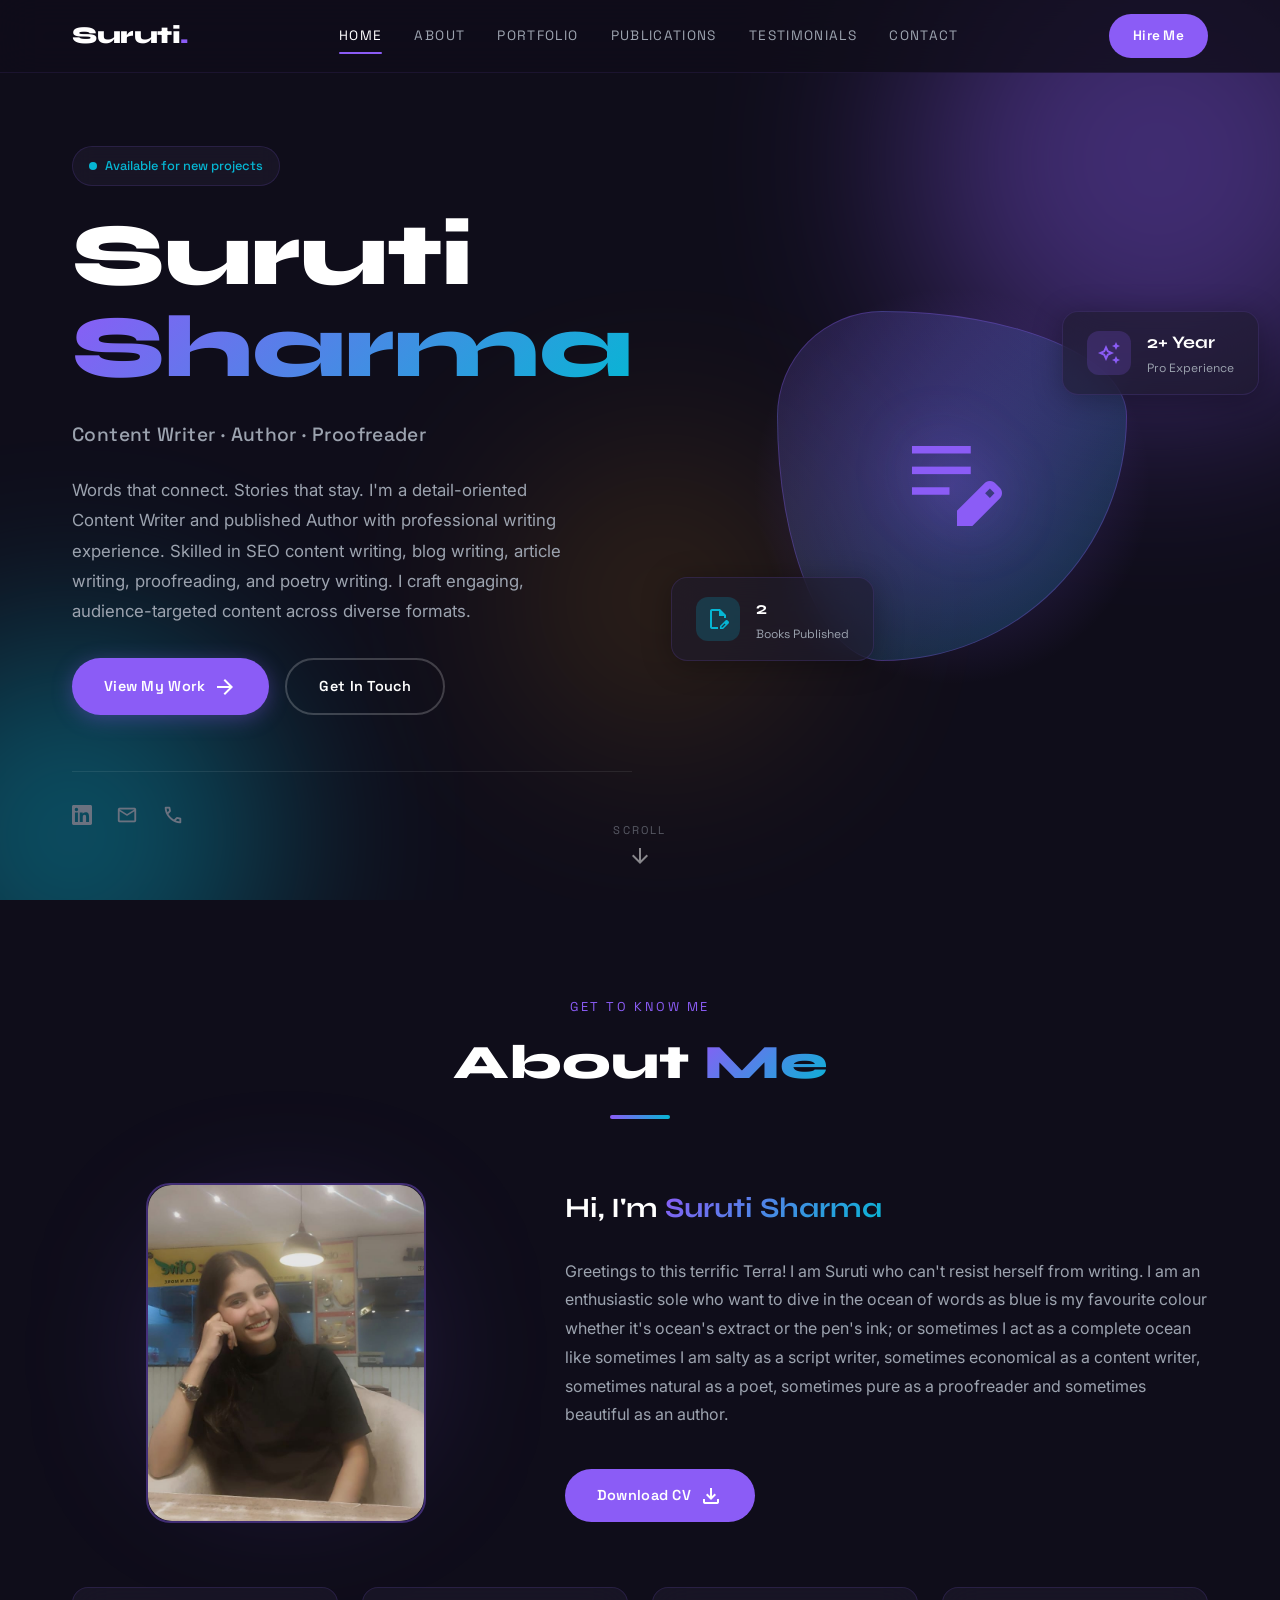
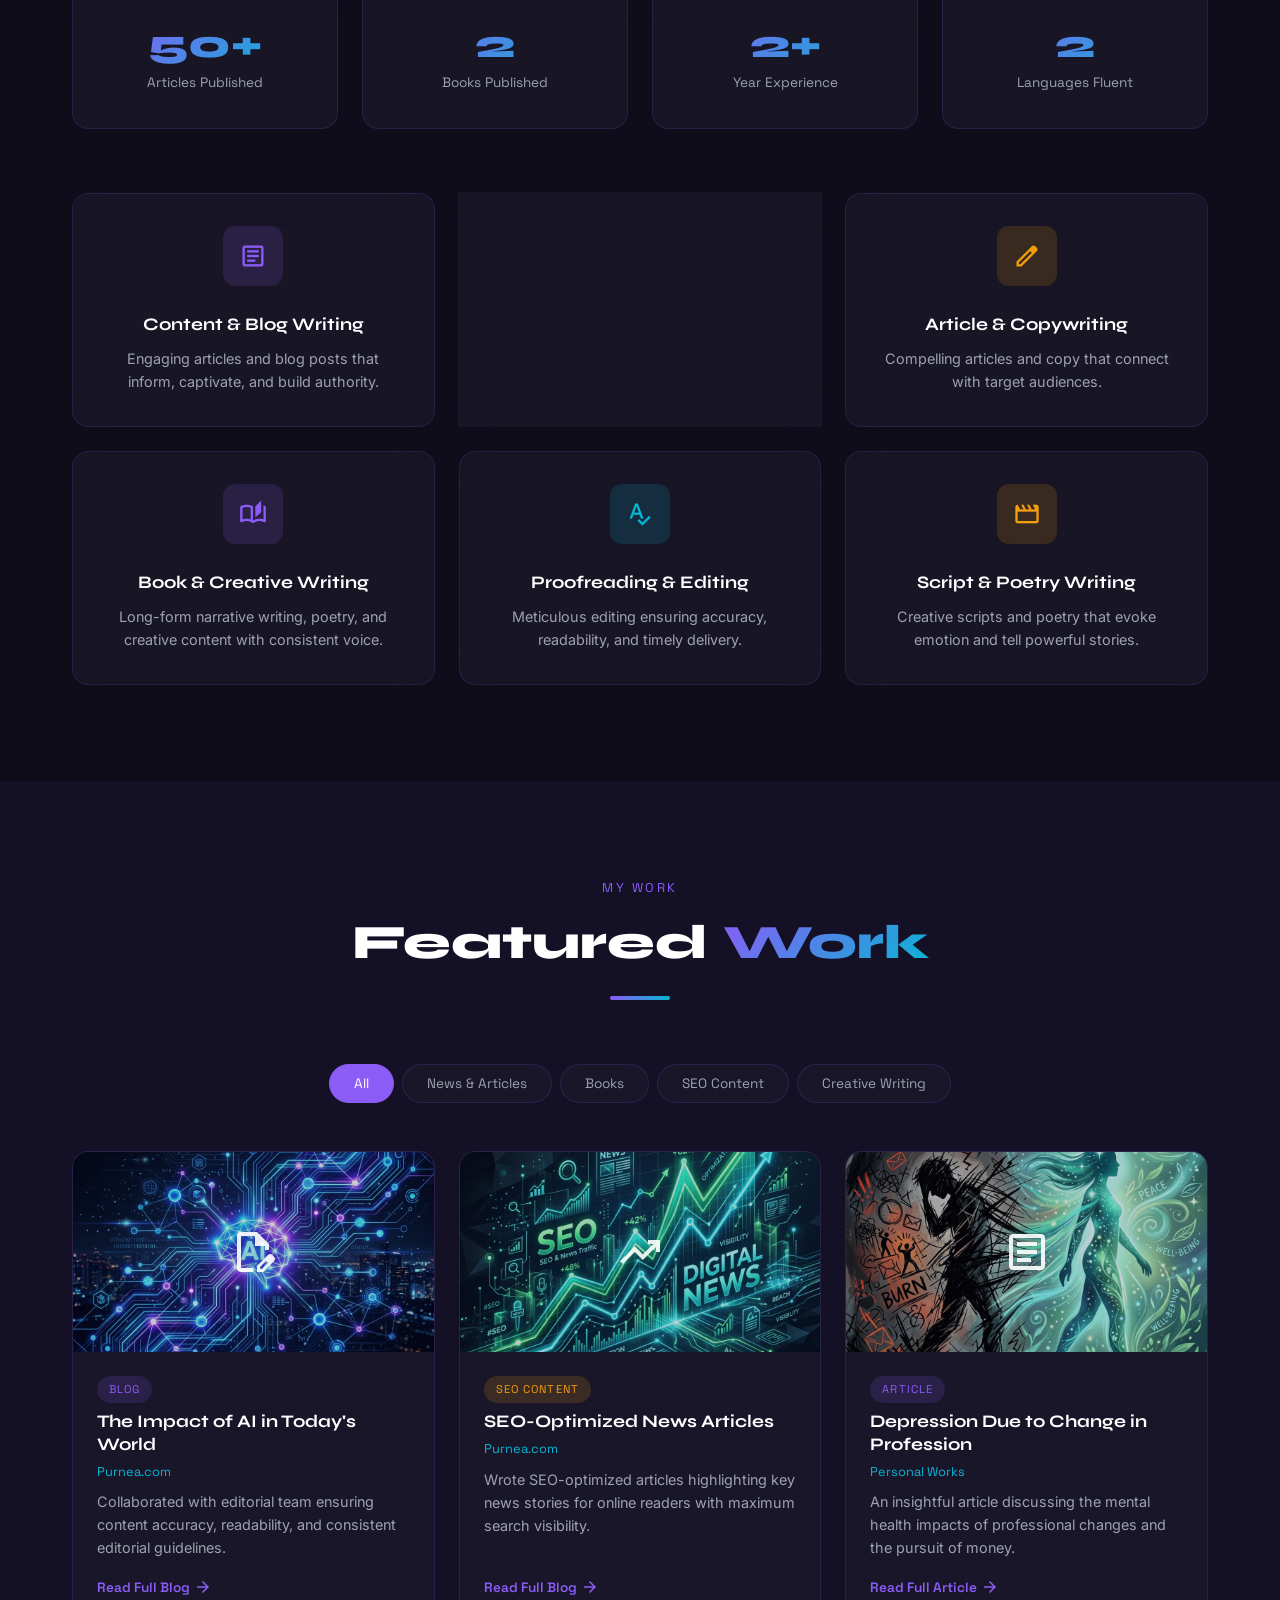
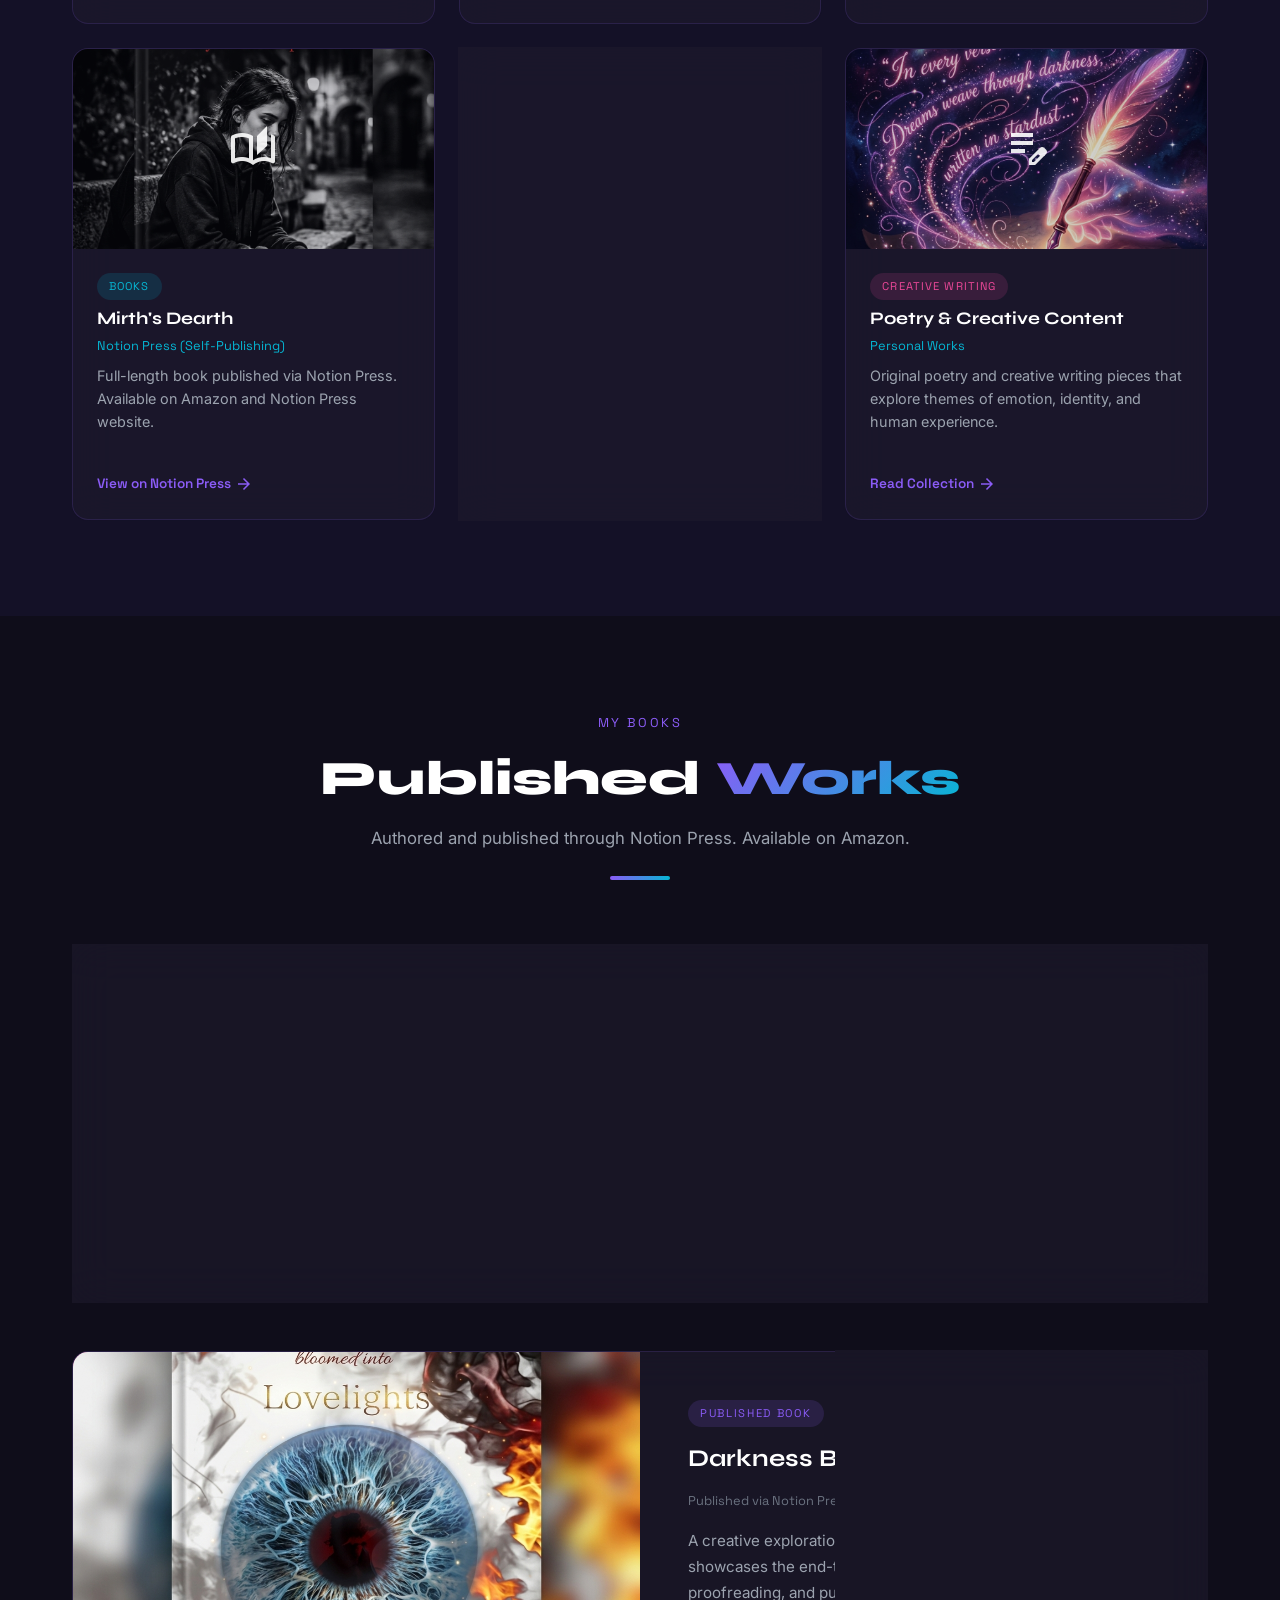
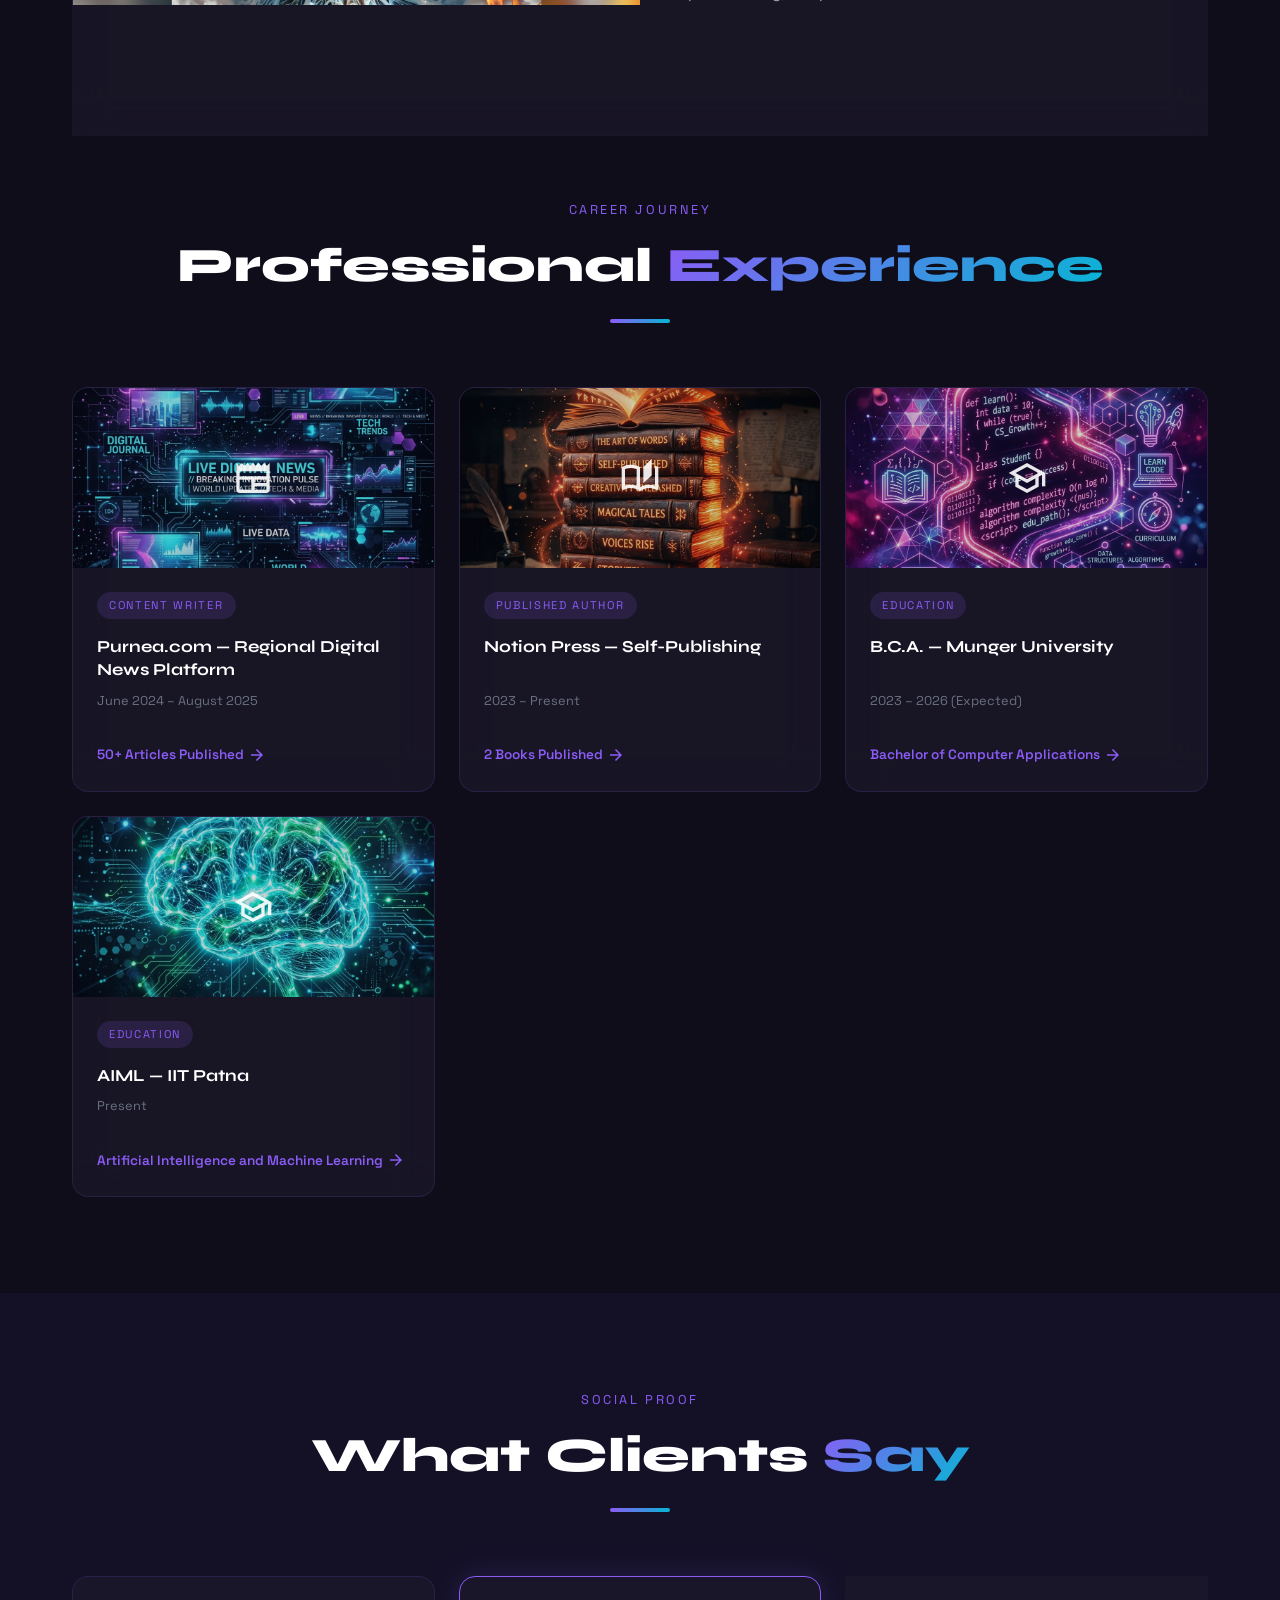
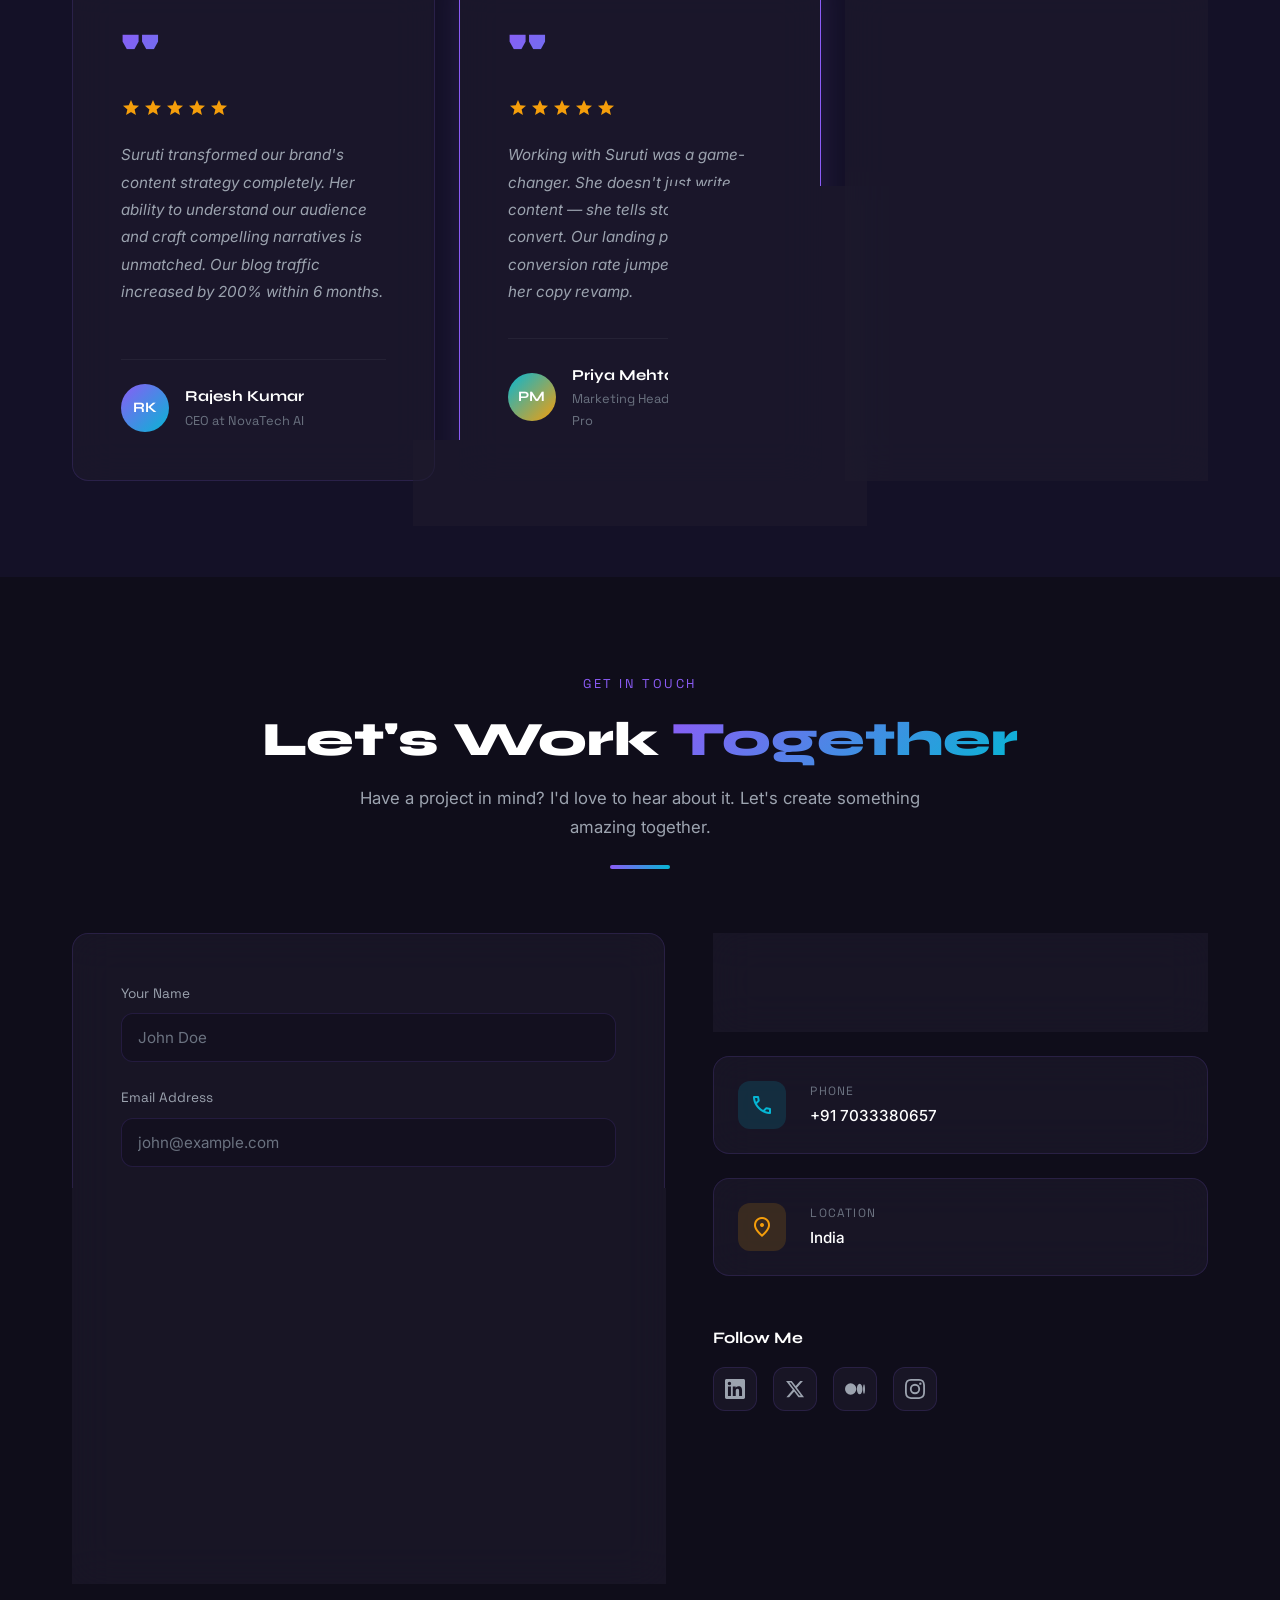
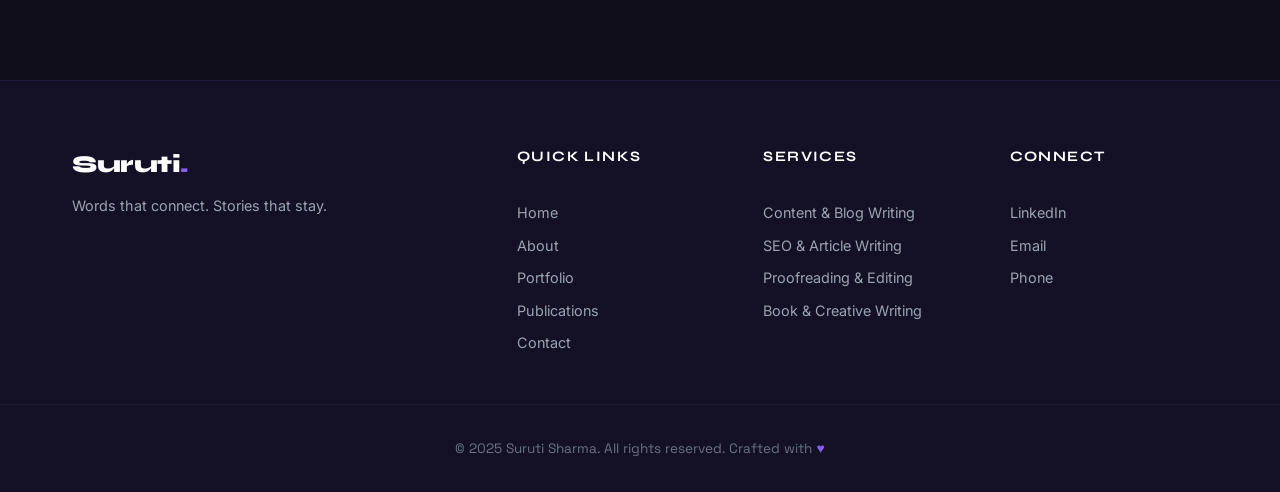
<file: index.html>
<!DOCTYPE html>
<html lang="en">
<head>
    <meta charset="utf-8"/>
    <meta content="width=device-width, initial-scale=1.0" name="viewport"/>
    <title>Suruti Sharma — Content Writer | Author | Proofreader</title>
    <meta name="description" content="Suruti Sharma is a detail-oriented Content Writer and published Author. Skilled in SEO content writing, blog writing, article writing, proofreading, and poetry writing. Published two books through Notion Press."/>
    <meta name="theme-color" content="#0F0D1A"/>
    <!-- Google Fonts -->
    <link href="https://fonts.googleapis.com" rel="preconnect"/>
    <link crossorigin="" href="https://fonts.gstatic.com" rel="preconnect"/>
    <link href="https://fonts.googleapis.com/css2?family=Syne:wght@400;500;600;700;800&family=Inter:wght@300;400;500;600;700&family=Space+Grotesk:wght@400;500;600;700&display=swap" rel="stylesheet"/>
    <!-- Material Symbols -->
    <link href="https://fonts.googleapis.com/css2?family=Material+Symbols+Outlined:wght,FILL@100..700,0..1&display=swap" rel="stylesheet"/>
    <link rel="stylesheet" href="style.css"/>
</head>
<body>

    <!-- ============================================= -->
    <!-- NAVBAR -->
    <!-- ============================================= -->
    <header class="navbar" id="navbar">
        <div class="navbar-inner">
            <a href="#hero" class="navbar-brand">Suruti<span class="brand-accent">.</span></a>
            <nav class="navbar-links" id="navLinks">
                <a href="#hero" class="nav-link active">Home</a>
                <a href="#about" class="nav-link">About</a>
                <a href="#portfolio" class="nav-link">Portfolio</a>
                <a href="#publications" class="nav-link">Publications</a>
                <a href="#testimonials" class="nav-link">Testimonials</a>
                <a href="#contact" class="nav-link">Contact</a>
            </nav>
            <a href="#contact" class="btn btn-primary btn-sm navbar-cta">Hire Me</a>
            <button class="mobile-toggle" id="mobileToggle" aria-label="Toggle Menu">
                <span class="material-symbols-outlined">menu</span>
            </button>
        </div>
    </header>

    <!-- ============================================= -->
    <!-- HERO SECTION -->
    <!-- ============================================= -->
    <section class="hero" id="hero">
        <!-- Animated Background Blobs -->
        <div class="hero-bg">
            <div class="blob blob-1"></div>
            <div class="blob blob-2"></div>
            <div class="blob blob-3"></div>
        </div>

        <div class="container hero-grid">
            <!-- Left Content -->
            <div class="hero-content" data-animate="fade-up">
                <div class="badge">
                    <span class="badge-dot"></span>
                    <span class="badge-text">Available for new projects</span>
                </div>
                <h1 class="hero-title">
                    <span class="hero-title-line">Suruti</span>
                    <span class="hero-title-line gradient-text">Sharma</span>
                </h1>
                <h2 class="hero-subtitle">Content Writer · Author · Proofreader</h2>
                <p class="hero-description">
                    Words that connect. Stories that stay. I'm a detail-oriented Content Writer and published Author with professional writing experience. Skilled in SEO content writing, blog writing, article writing, proofreading, and poetry writing. I craft engaging, audience-targeted content across diverse formats.
                </p>
                <div class="hero-actions">
                    <a href="#portfolio" class="btn btn-primary btn-glow">
                        View My Work
                        <span class="material-symbols-outlined">arrow_forward</span>
                    </a>
                    <a href="#contact" class="btn btn-outline">Get In Touch</a>
                </div>
                <div class="hero-socials">
                    <a href="https://linkedin.com/in/surutisharma" target="_blank" aria-label="LinkedIn" class="social-icon"><svg width="20" height="20" fill="currentColor" viewBox="0 0 24 24"><path d="M20.447 20.452h-3.554v-5.569c0-1.328-.027-3.037-1.852-3.037-1.853 0-2.136 1.445-2.136 2.939v5.667H9.351V9h3.414v1.561h.046c.477-.9 1.637-1.85 3.37-1.85 3.601 0 4.267 2.37 4.267 5.455v6.286zM5.337 7.433a2.062 2.062 0 01-2.063-2.065 2.064 2.064 0 112.063 2.065zm1.782 13.019H3.555V9h3.564v11.452zM22.225 0H1.771C.792 0 0 .774 0 1.729v20.542C0 23.227.792 24 1.771 24h20.451C23.2 24 24 23.227 24 22.271V1.729C24 .774 23.2 0 22.222 0h.003z"/></svg></a>
                    <a href="mailto:surutisharma2408@gmail.com" aria-label="Email" class="social-icon"><span class="material-symbols-outlined" style="font-size: 22px;">email</span></a>
                    <a href="tel:+917033380657" aria-label="Phone" class="social-icon"><span class="material-symbols-outlined" style="font-size: 22px;">phone</span></a>
                </div>
            </div>

            <!-- Right Illustration -->
            <div class="hero-visual" data-animate="fade-left">
                <div class="hero-glow"></div>
                <div class="hero-image-wrapper">
                    <div class="hero-abstract-shape"></div>
                    <div class="hero-pen-icon">
                        <span class="material-symbols-outlined" style="font-size: 120px; font-variation-settings: 'FILL' 1;">edit_note</span>
                    </div>
                </div>
                <!-- Floating Cards -->
                <div class="floating-card floating-card-1">
                    <div class="floating-card-icon" style="background: rgba(139, 92, 246, 0.2);">
                        <span class="material-symbols-outlined" style="color: #8B5CF6;">auto_awesome</span>
                    </div>
                    <div>
                        <p class="floating-card-title">2+ Year</p>
                        <p class="floating-card-label">Pro Experience</p>
                    </div>
                </div>
                <div class="floating-card floating-card-2">
                    <div class="floating-card-icon" style="background: rgba(6, 182, 212, 0.2);">
                        <span class="material-symbols-outlined" style="color: #06B6D4;">edit_document</span>
                    </div>
                    <div>
                        <p class="floating-card-title">2</p>
                        <p class="floating-card-label">Books Published</p>
                    </div>
                </div>
            </div>
        </div>

        <!-- Scroll Indicator -->
        <div class="scroll-indicator">
            <span>Scroll</span>
            <span class="material-symbols-outlined">arrow_downward</span>
        </div>
    </section>

    <!-- ============================================= -->
    <!-- ABOUT SECTION -->
    <!-- ============================================= -->
    <section class="section" id="about">
        <div class="container">
            <div class="section-header" data-animate="fade-up">
                <span class="section-tag">Get to know me</span>
                <h2 class="section-title">About <span class="gradient-text">Me</span></h2>
                <div class="section-accent"></div>
            </div>

            <div class="about-grid" data-animate="fade-up">
                <!-- Photo Area -->
                <div class="about-photo">
                    <div class="about-photo-frame">
                        <img src="assets/files/images/client_img.jpeg" alt="Suruti Sharma" style="width: 100%; height: 100%; object-fit: cover; border-radius: inherit; display: block; position: relative; z-index: 2;">
                    </div>
                    <div class="about-photo-glow"></div>
                </div>
                <!-- Bio -->
                <div class="about-bio">
                    <h3 class="about-greeting">Hi, I'm <span class="gradient-text">Suruti Sharma</span></h3>
                    <p class="about-text">
                        Greetings to this terrific Terra! I am Suruti who can't resist herself from writing. I am an enthusiastic sole who want to dive in the ocean of words as blue is my favourite colour whether it's ocean's extract or the pen's ink; or sometimes I act as a complete ocean like sometimes I am salty as a script writer, sometimes economical as a content writer, sometimes natural as a poet, sometimes pure as a proofreader and sometimes beautiful as an author.
                    </p>
                    <a href="assets/resume/client%20resume%20.jpeg" download="Suruti_Sharma_Resume.jpeg" class="btn btn-primary" style="margin-top: 1.5rem;">Download CV <span class="material-symbols-outlined">download</span></a>
                </div>
            </div>

            <!-- Stats -->
            <div class="stats-bar" data-animate="fade-up">
                <div class="stat-item">
                    <span class="stat-number">50+</span>
                    <span class="stat-label">Articles Published</span>
                </div>
                <div class="stat-item">
                    <span class="stat-number">2</span>
                    <span class="stat-label">Books Published</span>
                </div>
                <div class="stat-item">
                    <span class="stat-number">2+</span>
                    <span class="stat-label">Year Experience</span>
                </div>
                <div class="stat-item">
                    <span class="stat-number">2</span>
                    <span class="stat-label">Languages Fluent</span>
                </div>
            </div>

            <!-- Skills Grid -->
            <div class="skills-grid" data-animate="fade-up">
                <div class="skill-card glass-card">
                    <div class="skill-icon"><span class="material-symbols-outlined">article</span></div>
                    <h4 class="skill-title">Content & Blog Writing</h4>
                    <p class="skill-desc">Engaging articles and blog posts that inform, captivate, and build authority.</p>
                </div>
                <div class="skill-card glass-card">
                    <div class="skill-icon" style="background: rgba(6, 182, 212, 0.15);"><span class="material-symbols-outlined" style="color: #06B6D4;">trending_up</span></div>
                    <h4 class="skill-title">SEO & Keyword Research</h4>
                    <p class="skill-desc">SEO-optimized writing with strategic keyword research for maximum visibility.</p>
                </div>
                <div class="skill-card glass-card">
                    <div class="skill-icon" style="background: rgba(245, 158, 11, 0.15);"><span class="material-symbols-outlined" style="color: #F59E0B;">edit</span></div>
                    <h4 class="skill-title">Article & Copywriting</h4>
                    <p class="skill-desc">Compelling articles and copy that connect with target audiences.</p>
                </div>
                <div class="skill-card glass-card">
                    <div class="skill-icon"><span class="material-symbols-outlined">auto_stories</span></div>
                    <h4 class="skill-title">Book & Creative Writing</h4>
                    <p class="skill-desc">Long-form narrative writing, poetry, and creative content with consistent voice.</p>
                </div>
                <div class="skill-card glass-card">
                    <div class="skill-icon" style="background: rgba(6, 182, 212, 0.15);"><span class="material-symbols-outlined" style="color: #06B6D4;">spellcheck</span></div>
                    <h4 class="skill-title">Proofreading & Editing</h4>
                    <p class="skill-desc">Meticulous editing ensuring accuracy, readability, and timely delivery.</p>
                </div>
                <div class="skill-card glass-card">
                    <div class="skill-icon" style="background: rgba(245, 158, 11, 0.15);"><span class="material-symbols-outlined" style="color: #F59E0B;">movie</span></div>
                    <h4 class="skill-title">Script & Poetry Writing</h4>
                    <p class="skill-desc">Creative scripts and poetry that evoke emotion and tell powerful stories.</p>
                </div>
            </div>
        </div>
    </section>

    <!-- ============================================= -->
    <!-- PORTFOLIO SECTION -->
    <!-- ============================================= -->
    <section class="section section-alt" id="portfolio">
        <div class="container">
            <div class="section-header" data-animate="fade-up">
                <span class="section-tag">My work</span>
                <h2 class="section-title">Featured <span class="gradient-text">Work</span></h2>
                <div class="section-accent"></div>
            </div>

            <!-- Filter Tabs -->
            <div class="filter-tabs" data-animate="fade-up">
                <button class="filter-tab active" data-filter="all">All</button>
                <button class="filter-tab" data-filter="news">News & Articles</button>
                <button class="filter-tab" data-filter="book">Books</button>
                <button class="filter-tab" data-filter="seo">SEO Content</button>
                <button class="filter-tab" data-filter="creative">Creative Writing</button>
            </div>

            <!-- Portfolio Grid -->
            <div class="portfolio-grid" id="portfolioGrid" data-animate="fade-up">
                
                <!-- 1. IMPACT OF AI -->
                <div class="portfolio-card glass-card" data-category="news">
                    <div class="portfolio-thumb">
                        <div class="portfolio-thumb-overlay">
                            <span class="material-symbols-outlined">open_in_new</span>
                        </div>
                        <img class="portfolio-thumb-bg" src="assets/files/images/ai_impact.png" alt="The Impact of AI in Today's World" style="object-fit: cover; width: 100%; height: 100%;">
                        <span class="material-symbols-outlined portfolio-thumb-icon">edit_document</span>
                    </div>
                    <div class="portfolio-info">
                        <span class="portfolio-tag">Blog</span>
                        <h4 class="portfolio-title">The Impact of AI in Today's World</h4>
                        <p class="portfolio-client">Purnea.com</p>
                        <p class="portfolio-desc">Collaborated with editorial team ensuring content accuracy, readability, and consistent editorial guidelines.</p>
                        <a href="blog_impact_of_ai.html" target="_blank" class="portfolio-link">Read Full Blog <span class="material-symbols-outlined">arrow_forward</span></a>
                    </div>
                </div>

                <!-- 2. SEO CONTENT -->
                <div class="portfolio-card glass-card" data-category="seo">
                    <div class="portfolio-thumb">
                        <div class="portfolio-thumb-overlay">
                            <span class="material-symbols-outlined">open_in_new</span>
                        </div>
                        <img class="portfolio-thumb-bg" src="assets/files/images/seo_news.png" alt="SEO-Optimized News Articles" style="object-fit: cover; width: 100%; height: 100%;">
                        <span class="material-symbols-outlined portfolio-thumb-icon">trending_up</span>
                    </div>
                    <div class="portfolio-info">
                        <span class="portfolio-tag tag-copy">SEO Content</span>
                        <h4 class="portfolio-title">SEO-Optimized News Articles</h4>
                        <p class="portfolio-client">Purnea.com</p>
                        <p class="portfolio-desc">Wrote SEO-optimized articles highlighting key news stories for online readers with maximum search visibility.</p>
                        <a href="blog_role_of_seo.html" target="_blank" class="portfolio-link">Read Full Blog <span class="material-symbols-outlined">arrow_forward</span></a>
                    </div>
                </div>

                <!-- NEW ARTICLE -->
                <div class="portfolio-card glass-card" data-category="news">
                    <div class="portfolio-thumb">
                        <div class="portfolio-thumb-overlay">
                            <span class="material-symbols-outlined">open_in_new</span>
                        </div>
                        <img class="portfolio-thumb-bg" src="assets/files/images/depression_profession.png" alt="Depression Due to Change in Profession" style="object-fit: cover; width: 100%; height: 100%;">
                        <span class="material-symbols-outlined portfolio-thumb-icon">article</span>
                    </div>
                    <div class="portfolio-info">
                        <span class="portfolio-tag">Article</span>
                        <h4 class="portfolio-title">Depression Due to Change in Profession</h4>
                        <p class="portfolio-client">Personal Works</p>
                        <p class="portfolio-desc">An insightful article discussing the mental health impacts of professional changes and the pursuit of money.</p>
                        <a href="blog_depression_due_to_profession.html" target="_blank" class="portfolio-link">Read Full Article <span class="material-symbols-outlined">arrow_forward</span></a>
                    </div>
                </div>

                <!-- 3. BOOK 1 -->
                <div class="portfolio-card glass-card" data-category="book">
                    <div class="portfolio-thumb">
                        <div class="portfolio-thumb-overlay">
                            <span class="material-symbols-outlined">open_in_new</span>
                        </div>
                        <img class="portfolio-thumb-bg" src="assets/files/images/mirth-img.png" alt="Mirth's Dearth" style="object-fit: cover; width: 100%; height: 100%;">
                        <span class="material-symbols-outlined portfolio-thumb-icon">auto_stories</span>
                    </div>
                    <div class="portfolio-info">
                        <span class="portfolio-tag tag-brand">Books</span>
                        <h4 class="portfolio-title">Mirth's Dearth</h4>
                        <p class="portfolio-client">Notion Press (Self-Publishing)</p>
                        <p class="portfolio-desc">Full-length book published via Notion Press. Available on Amazon and Notion Press website.</p>
                        <a href="https://notionpress.com/in/read/mirth-s-dearth?utm_source=share_publish_email&utm_medium=whatsapp" target="_blank" class="portfolio-link">View on Notion Press <span class="material-symbols-outlined">arrow_forward</span></a>
                    </div>
                </div>

                <!-- 4. BOOK 2 -->
                <div class="portfolio-card glass-card" data-category="book">
                    <div class="portfolio-thumb">
                        <div class="portfolio-thumb-overlay">
                            <span class="material-symbols-outlined">open_in_new</span>
                        </div>
                        <img class="portfolio-thumb-bg" src="assets/files/images/darkness_bloomed_hq.png" alt="Darkness Bloomed into Lovelights" style="object-fit: cover; width: 100%; height: 100%;">
                        <span class="material-symbols-outlined portfolio-thumb-icon">menu_book</span>
                    </div>
                    <div class="portfolio-info">
                        <span class="portfolio-tag tag-brand">Books</span>
                        <h4 class="portfolio-title">Darkness Bloomed into Lovelights</h4>
                        <p class="portfolio-client">Notion Press (Self-Publishing)</p>
                        <p class="portfolio-desc">Published creative work showcasing long-form narrative writing with consistent and evocative voice.</p>
                        <a href="https://notionpress.com/in/read/darkness-bloomed-into-lovelights?srsltid=AfmBOoptkzh-YP9EJ_R7D-R_hXfiggp1h04xgpK74RNloMfCqz1nRxKP" target="_blank" class="portfolio-link">View on Notion Press <span class="material-symbols-outlined">arrow_forward</span></a>
                    </div>
                </div>

                <!-- 5. POETRY (DUMMY HTML) -->
                <div class="portfolio-card glass-card" data-category="creative">
                    <div class="portfolio-thumb">
                        <div class="portfolio-thumb-overlay">
                            <span class="material-symbols-outlined">open_in_new</span>
                        </div>
                        <img class="portfolio-thumb-bg" src="assets/files/images/poetry_creative.png" alt="Poetry & Creative Content" style="object-fit: cover; width: 100%; height: 100%;">
                        <span class="material-symbols-outlined portfolio-thumb-icon">edit_note</span>
                    </div>
                    <div class="portfolio-info">
                        <span class="portfolio-tag tag-case">Creative Writing</span>
                        <h4 class="portfolio-title">Poetry & Creative Content</h4>
                        <p class="portfolio-client">Personal Works</p>
                        <p class="portfolio-desc">Original poetry and creative writing pieces that explore themes of emotion, identity, and human experience.</p>
                        <a href="blog_poetry.html" target="_blank" class="portfolio-link">Read Collection <span class="material-symbols-outlined">arrow_forward</span></a>
                    </div>
                </div>

                <!-- COMMENTED OUT PDF CARDS -->
                <!-- 
                <div class="portfolio-card glass-card" data-category="news">
                    <div class="portfolio-thumb">
                        <div class="portfolio-thumb-overlay">
                            <span class="material-symbols-outlined">open_in_new</span>
                        </div>
                        <div class="portfolio-thumb-bg" style="background: linear-gradient(135deg, #8B5CF6 0%, #06B6D4 100%);"></div>
                        <span class="material-symbols-outlined portfolio-thumb-icon">newspaper</span>
                    </div>
                    <div class="portfolio-info">
                        <span class="portfolio-tag">News & Articles</span>
                        <h4 class="portfolio-title">50+ News Articles & Web Content</h4>
                        <p class="portfolio-client">Purnea.com</p>
                        <p class="portfolio-desc">Produced 50+ news articles and web content pieces for a regional digital news platform, driving reader engagement.</p>
                        <a href="assets/files/purnea-articles.pdf" target="_blank" class="portfolio-link">Read Articles (PDF) <span class="material-symbols-outlined">arrow_forward</span></a>
                    </div>
                </div>
                -->
            </div>
        </div>
    </section>

    <!-- ============================================= -->
    <!-- PUBLICATIONS SECTION -->
    <!-- ============================================= -->
    <section class="section" id="publications">
        <div class="container">
            <div class="section-header" data-animate="fade-up">
                <span class="section-tag">My books</span>
                <h2 class="section-title">Published <span class="gradient-text">Works</span></h2>
                <p class="section-subtitle">Authored and published through Notion Press. Available on Amazon.</p>
                <div class="section-accent"></div>
            </div>

            <!-- Featured Book -->
            <div class="blog-featured glass-card" data-animate="fade-up">
                <div class="blog-featured-thumb">
                    <div class="blog-featured-bg" style="background: linear-gradient(135deg, #1A1829 0%, #0F0D1A 100%);"></div>
                    <img src="assets/files/images/mirth-img.png" alt="Mirth's Dearth" style="position: absolute; inset: 0; width: 100%; height: 100%; object-fit: cover; object-position: center; border-radius: inherit; z-index: 0;">
                    <span class="material-symbols-outlined blog-featured-icon" style="z-index: 2;">auto_stories</span>
                </div>
                <div class="blog-featured-content">
                    <span class="blog-category">Published Book</span>
                    <h3 class="blog-featured-title">Mirth's Dearth</h3>
                    <div class="blog-meta">
                        <span>Published via Notion Press</span>
                        <span class="blog-meta-dot">·</span>
                        <span>Available on Amazon</span>
                    </div>
                    <p class="blog-excerpt">A full-length book exploring the depths of human emotion and experience. Available on Amazon and the Notion Press website. A testament to the power of long-form, structured narrative writing.</p>
                    <a href="https://notionpress.com/in/read/mirth-s-dearth?utm_source=share_publish_email&utm_medium=whatsapp" target="_blank" class="portfolio-link">View on Amazon <span class="material-symbols-outlined">arrow_forward</span></a>
                </div>
            </div>

            <!-- Second Book -->
            <div class="blog-featured glass-card" data-animate="fade-up" style="margin-top: 1.5rem;">
                <div class="blog-featured-thumb">
                    <div class="blog-featured-bg" style="background: linear-gradient(135deg, #EC4899 0%, #8B5CF6 50%, #06B6D4 100%);"></div>
                    <img src="assets/files/images/darkness_bloomed_hq.png" alt="Darkness Bloomed into Lovelights" style="position: absolute; inset: 0; width: 100%; height: 100%; object-fit: cover; object-position: center; border-radius: inherit; z-index: 0;">
                    <span class="material-symbols-outlined blog-featured-icon">menu_book</span>
                </div>
                <div class="blog-featured-content">
                    <span class="blog-category">Published Book</span>
                    <h3 class="blog-featured-title">Darkness Bloomed into Lovelights</h3>
                    <div class="blog-meta">
                        <span>Published via Notion Press</span>
                        <span class="blog-meta-dot">·</span>
                        <span>2023 – Present</span>
                    </div>
                    <p class="blog-excerpt">A creative exploration of light emerging from darkness. This book showcases the end-to-end creation process — writing, editing, proofreading, and publishing — demonstrating mastery of long-form content.</p>
                    <a href="https://notionpress.com/in/read/darkness-bloomed-into-lovelights?srsltid=AfmBOoptkzh-YP9EJ_R7D-R_hXfiggp1h04xgpK74RNloMfCqz1nRxKP" target="_blank" class="portfolio-link">View on Notion Press <span class="material-symbols-outlined">arrow_forward</span></a>
                </div>
            </div>

            <!-- Experience Timeline -->
            <div class="section-header" data-animate="fade-up" style="margin-top: 4rem;">
                <span class="section-tag">Career journey</span>
                <h2 class="section-title">Professional <span class="gradient-text">Experience</span></h2>
                <div class="section-accent"></div>
            </div>

            <div class="blog-grid" data-animate="fade-up">
                <div class="blog-card glass-card">
                    <div class="blog-card-thumb">
                        <img class="blog-card-bg" src="assets/files/images/news_platform.png" alt="Purnea.com" style="object-fit: cover; width: 100%; height: 100%;">
                        <span class="material-symbols-outlined">newspaper</span>
                    </div>
                    <div class="blog-card-content">
                        <span class="blog-category">Content Writer</span>
                        <h4 class="blog-card-title">Purnea.com — Regional Digital News Platform</h4>
                        <div class="blog-meta">
                            <span>June 2024 – August 2025</span>
                        </div>
                        <a href="#" class="portfolio-link">50+ Articles Published <span class="material-symbols-outlined">arrow_forward</span></a>
                    </div>
                </div>
                <div class="blog-card glass-card">
                    <div class="blog-card-thumb">
                        <img class="blog-card-bg" src="assets/files/images/self_publishing.png" alt="Notion Press" style="object-fit: cover; width: 100%; height: 100%;">
                        <span class="material-symbols-outlined">auto_stories</span>
                    </div>
                    <div class="blog-card-content">
                        <span class="blog-category">Published Author</span>
                        <h4 class="blog-card-title">Notion Press — Self-Publishing</h4>
                        <div class="blog-meta">
                            <span>2023 – Present</span>
                        </div>
                        <a href="#" class="portfolio-link">2 Books Published <span class="material-symbols-outlined">arrow_forward</span></a>
                    </div>
                </div>
                <div class="blog-card glass-card">
                    <div class="blog-card-thumb">
                        <img class="blog-card-bg" src="assets/files/images/bca_education.png" alt="BCA Munger University" style="object-fit: cover; width: 100%; height: 100%;">
                        <span class="material-symbols-outlined">school</span>
                    </div>
                    <div class="blog-card-content">
                        <span class="blog-category">Education</span>
                        <h4 class="blog-card-title">B.C.A. — Munger University</h4>
                        <div class="blog-meta">
                            <span>2023 – 2026 (Expected)</span>
                        </div>
                        <a href="#" class="portfolio-link">Bachelor of Computer Applications <span class="material-symbols-outlined">arrow_forward</span></a>
                    </div>
                </div>
                <div class="blog-card glass-card">
                    <div class="blog-card-thumb">
                        <img class="blog-card-bg" src="assets/files/images/aiml_education.png" alt="AIML IIT Patna" style="object-fit: cover; width: 100%; height: 100%;">
                        <span class="material-symbols-outlined">school</span>
                    </div>
                    <div class="blog-card-content">
                        <span class="blog-category">Education</span>
                        <h4 class="blog-card-title">AIML — IIT Patna</h4>
                        <div class="blog-meta">
                            <span>Present</span>
                        </div>
                        <a href="#" class="portfolio-link">Artificial Intelligence and Machine Learning <span class="material-symbols-outlined">arrow_forward</span></a>
                    </div>
                </div>
            </div>
        </div>
    </section>

    <!-- ============================================= -->
    <!-- TESTIMONIALS SECTION -->
    <!-- ============================================= -->
    <section class="section section-alt" id="testimonials">
        <div class="container">
            <div class="section-header" data-animate="fade-up">
                <span class="section-tag">Social proof</span>
                <h2 class="section-title">What Clients <span class="gradient-text">Say</span></h2>
                <div class="section-accent"></div>
            </div>

            <div class="testimonials-grid" data-animate="fade-up">
                <div class="testimonial-card glass-card">
                    <div class="testimonial-quote">"</div>
                    <div class="testimonial-stars">
                        <span class="material-symbols-outlined star-filled">star</span>
                        <span class="material-symbols-outlined star-filled">star</span>
                        <span class="material-symbols-outlined star-filled">star</span>
                        <span class="material-symbols-outlined star-filled">star</span>
                        <span class="material-symbols-outlined star-filled">star</span>
                    </div>
                    <p class="testimonial-text">Suruti transformed our brand's content strategy completely. Her ability to understand our audience and craft compelling narratives is unmatched. Our blog traffic increased by 200% within 6 months.</p>
                    <div class="testimonial-author">
                        <div class="testimonial-avatar" style="background: linear-gradient(135deg, #8B5CF6, #06B6D4);">RK</div>
                        <div>
                            <p class="testimonial-name">Rajesh Kumar</p>
                            <p class="testimonial-role">CEO at NovaTech AI</p>
                        </div>
                    </div>
                </div>

                <div class="testimonial-card glass-card testimonial-featured">
                    <div class="testimonial-quote">"</div>
                    <div class="testimonial-stars">
                        <span class="material-symbols-outlined star-filled">star</span>
                        <span class="material-symbols-outlined star-filled">star</span>
                        <span class="material-symbols-outlined star-filled">star</span>
                        <span class="material-symbols-outlined star-filled">star</span>
                        <span class="material-symbols-outlined star-filled">star</span>
                    </div>
                    <p class="testimonial-text">Working with Suruti was a game-changer. She doesn't just write content — she tells stories that convert. Our landing page conversion rate jumped 45% after her copy revamp.</p>
                    <div class="testimonial-author">
                        <div class="testimonial-avatar" style="background: linear-gradient(135deg, #06B6D4, #F59E0B);">PM</div>
                        <div>
                            <p class="testimonial-name">Priya Mehta</p>
                            <p class="testimonial-role">Marketing Head at CloudSync Pro</p>
                        </div>
                    </div>
                </div>

                <div class="testimonial-card glass-card">
                    <div class="testimonial-quote">"</div>
                    <div class="testimonial-stars">
                        <span class="material-symbols-outlined star-filled">star</span>
                        <span class="material-symbols-outlined star-filled">star</span>
                        <span class="material-symbols-outlined star-filled">star</span>
                        <span class="material-symbols-outlined star-filled">star</span>
                        <span class="material-symbols-outlined star-filled">star</span>
                    </div>
                    <p class="testimonial-text">Suruti has a rare gift for turning complex ideas into engaging, readable content. Her thought leadership articles have established our brand as an industry authority.</p>
                    <div class="testimonial-author">
                        <div class="testimonial-avatar" style="background: linear-gradient(135deg, #F59E0B, #8B5CF6);">AS</div>
                        <div>
                            <p class="testimonial-name">Amit Singh</p>
                            <p class="testimonial-role">Founder at GreenPath Energy</p>
                        </div>
                    </div>
                </div>
            </div>
        </div>
    </section>

    <!-- ============================================= -->
    <!-- CONTACT SECTION -->
    <!-- ============================================= -->
    <section class="section" id="contact">
        <div class="container">
            <div class="section-header" data-animate="fade-up">
                <span class="section-tag">Get in touch</span>
                <h2 class="section-title">Let's Work <span class="gradient-text">Together</span></h2>
                <p class="section-subtitle">Have a project in mind? I'd love to hear about it. Let's create something amazing together.</p>
                <div class="section-accent"></div>
            </div>

            <div class="contact-grid" data-animate="fade-up">
                <!-- Contact Form -->
                <form class="contact-form glass-card" id="contactForm">
                    <div class="form-group">
                        <label for="name" class="form-label">Your Name</label>
                        <input type="text" id="name" class="form-input" placeholder="John Doe" required/>
                    </div>
                    <div class="form-group">
                        <label for="email" class="form-label">Email Address</label>
                        <input type="email" id="email" class="form-input" placeholder="john@example.com" required/>
                    </div>
                    <div class="form-group">
                        <label for="subject" class="form-label">Subject</label>
                        <select id="subject" class="form-input">
                            <option value="">Select a service...</option>
                            <option>Content & Blog Writing</option>
                            <option>SEO Article Writing</option>
                            <option>Book Writing & Publishing</option>
                            <option>Proofreading & Editing</option>
                            <option>Script & Poetry Writing</option>
                            <option>Other</option>
                        </select>
                    </div>
                    <div class="form-group">
                        <label for="message" class="form-label">Message</label>
                        <textarea id="message" class="form-input form-textarea" placeholder="Tell me about your project..." rows="5" required></textarea>
                    </div>
                    <button type="submit" class="btn btn-primary btn-glow btn-full">
                        Send Message
                        <span class="material-symbols-outlined">send</span>
                    </button>
                </form>

                <!-- Contact Info -->
                <div class="contact-info">
                    <div class="contact-info-card glass-card">
                        <div class="contact-icon" style="background: rgba(139, 92, 246, 0.15);">
                            <span class="material-symbols-outlined" style="color: #8B5CF6;">email</span>
                        </div>
                        <div>
                            <p class="contact-info-label">Email</p>
                            <p class="contact-info-value">surutisharma2408@gmail.com</p>
                        </div>
                    </div>
                    <div class="contact-info-card glass-card">
                        <div class="contact-icon" style="background: rgba(6, 182, 212, 0.15);">
                            <span class="material-symbols-outlined" style="color: #06B6D4;">phone</span>
                        </div>
                        <div>
                            <p class="contact-info-label">Phone</p>
                            <p class="contact-info-value">+91 7033380657</p>
                        </div>
                    </div>
                    <div class="contact-info-card glass-card">
                        <div class="contact-icon" style="background: rgba(245, 158, 11, 0.15);">
                            <span class="material-symbols-outlined" style="color: #F59E0B;">location_on</span>
                        </div>
                        <div>
                            <p class="contact-info-label">Location</p>
                            <p class="contact-info-value">India</p>
                        </div>
                    </div>

                    <div class="contact-socials">
                        <h4 class="contact-socials-title">Follow Me</h4>
                        <div class="contact-social-links">
                            <a href="https://linkedin.com/in/surutisharma" target="_blank" class="contact-social-btn" aria-label="LinkedIn"><svg width="20" height="20" fill="currentColor" viewBox="0 0 24 24"><path d="M20.447 20.452h-3.554v-5.569c0-1.328-.027-3.037-1.852-3.037-1.853 0-2.136 1.445-2.136 2.939v5.667H9.351V9h3.414v1.561h.046c.477-.9 1.637-1.85 3.37-1.85 3.601 0 4.267 2.37 4.267 5.455v6.286zM5.337 7.433a2.062 2.062 0 01-2.063-2.065 2.064 2.064 0 112.063 2.065zm1.782 13.019H3.555V9h3.564v11.452zM22.225 0H1.771C.792 0 0 .774 0 1.729v20.542C0 23.227.792 24 1.771 24h20.451C23.2 24 24 23.227 24 22.271V1.729C24 .774 23.2 0 22.222 0h.003z"/></svg></a>
                            <a href="#" class="contact-social-btn" aria-label="Twitter"><svg width="20" height="20" fill="currentColor" viewBox="0 0 24 24"><path d="M18.244 2.25h3.308l-7.227 8.26 8.502 11.24H16.17l-5.214-6.817L4.99 21.75H1.68l7.73-8.835L1.254 2.25H8.08l4.713 6.231zm-1.161 17.52h1.833L7.084 4.126H5.117z"/></svg></a>
                            <a href="#" class="contact-social-btn" aria-label="Medium"><svg width="20" height="20" fill="currentColor" viewBox="0 0 24 24"><path d="M13.54 12a6.8 6.8 0 01-6.77 6.82A6.8 6.8 0 010 12a6.8 6.8 0 016.77-6.82A6.8 6.8 0 0113.54 12zM20.96 12c0 3.54-1.51 6.42-3.38 6.42-1.86 0-3.38-2.88-3.38-6.42s1.52-6.42 3.38-6.42 3.38 2.88 3.38 6.42M24 12c0 3.17-.53 5.75-1.19 5.75-.66 0-1.19-2.58-1.19-5.75s.53-5.75 1.19-5.75C23.47 6.25 24 8.83 24 12z"/></svg></a>
                            <a href="https://www.instagram.com/suruti___sharma/" class="contact-social-btn" aria-label="Instagram"><svg width="20" height="20" fill="currentColor" viewBox="0 0 24 24"><path d="M12 2.163c3.204 0 3.584.012 4.85.07 3.252.148 4.771 1.691 4.919 4.919.058 1.265.069 1.645.069 4.849 0 3.205-.012 3.584-.069 4.849-.149 3.225-1.664 4.771-4.919 4.919-1.266.058-1.644.07-4.85.07-3.204 0-3.584-.012-4.849-.07-3.26-.149-4.771-1.699-4.919-4.92-.058-1.265-.07-1.644-.07-4.849 0-3.204.013-3.583.07-4.849.149-3.227 1.664-4.771 4.919-4.919 1.266-.057 1.645-.069 4.849-.069zM12 0C8.741 0 8.333.014 7.053.072 2.695.272.273 2.69.073 7.052.014 8.333 0 8.741 0 12c0 3.259.014 3.668.072 4.948.2 4.358 2.618 6.78 6.98 6.98C8.333 23.986 8.741 24 12 24c3.259 0 3.668-.014 4.948-.072 4.354-.2 6.782-2.618 6.979-6.98.059-1.28.073-1.689.073-4.948 0-3.259-.014-3.667-.072-4.947-.196-4.354-2.617-6.78-6.979-6.98C15.668.014 15.259 0 12 0zm0 5.838a6.162 6.162 0 100 12.324 6.162 6.162 0 000-12.324zM12 16a4 4 0 110-8 4 4 0 010 8zm6.406-11.845a1.44 1.44 0 100 2.881 1.44 1.44 0 000-2.881z"/></svg></a>
                        </div>
                    </div>
    </section>

    <!-- ============================================= -->
    <!-- FOOTER -->
    <!-- ============================================= -->
    <footer class="footer">
        <div class="container footer-grid">
            <div class="footer-brand">
                <a href="#hero" class="navbar-brand" style="font-size: 1.5rem;">Suruti<span class="brand-accent">.</span></a>
                <p class="footer-tagline">Words that connect. Stories that stay.</p>
            </div>
            <div class="footer-links">
                <h4 class="footer-heading">Quick Links</h4>
                <a href="#hero">Home</a>
                <a href="#about">About</a>
                <a href="#portfolio">Portfolio</a>
                <a href="#publications">Publications</a>
                <a href="#contact">Contact</a>
            </div>
            <div class="footer-links">
                <h4 class="footer-heading">Services</h4>
                <a href="#">Content & Blog Writing</a>
                <a href="#">SEO & Article Writing</a>
                <a href="#">Proofreading & Editing</a>
                <a href="#">Book & Creative Writing</a>
            </div>
            <div class="footer-links">
                <h4 class="footer-heading">Connect</h4>
                <a href="https://linkedin.com/in/surutisharma" target="_blank">LinkedIn</a>
                <a href="mailto:surutisharma2408@gmail.com">Email</a>
                <a href="tel:+917033380657">Phone</a>
            </div>
        </div>
        <div class="footer-bottom">
            <p>© 2025 Suruti Sharma. All rights reserved. Crafted with <span style="color: #8B5CF6;">♥</span></p>
        </div>
    </footer>

    <script src="script.js"></script>
</body>
</html>
</file>
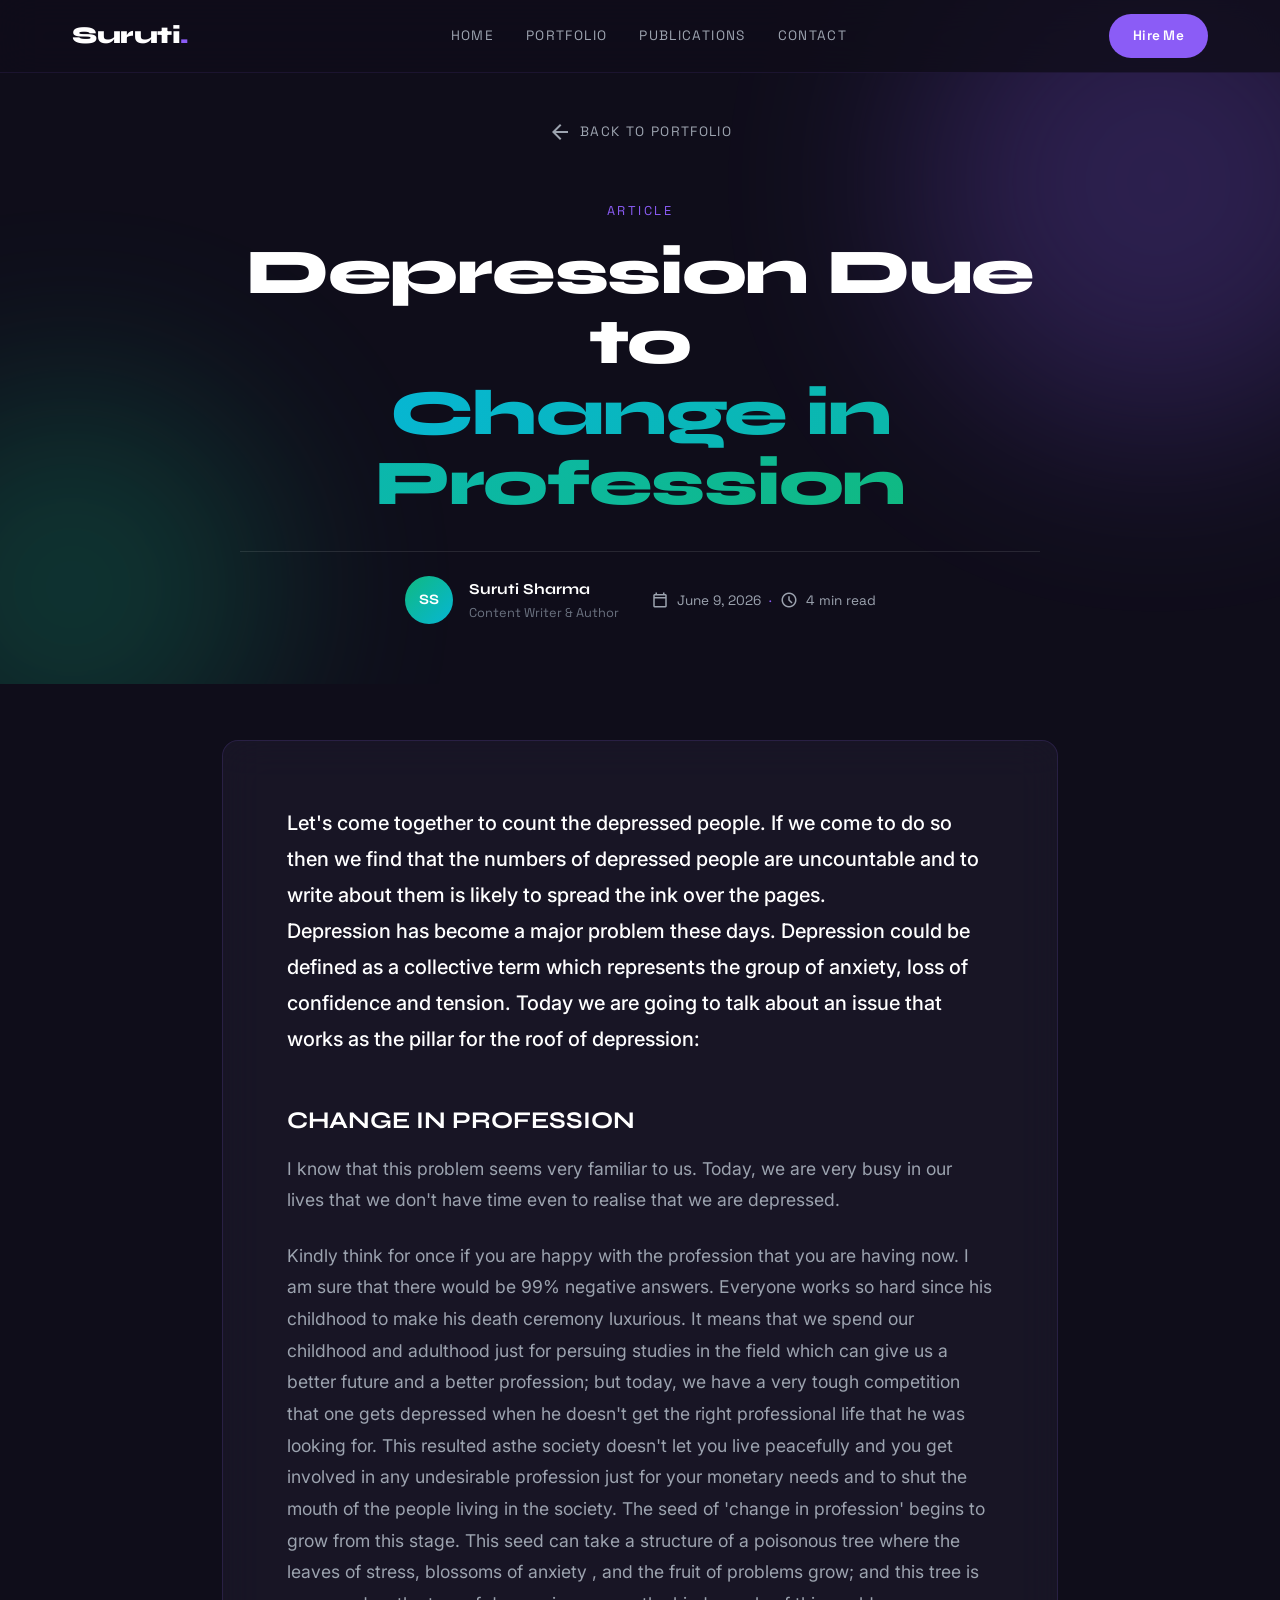
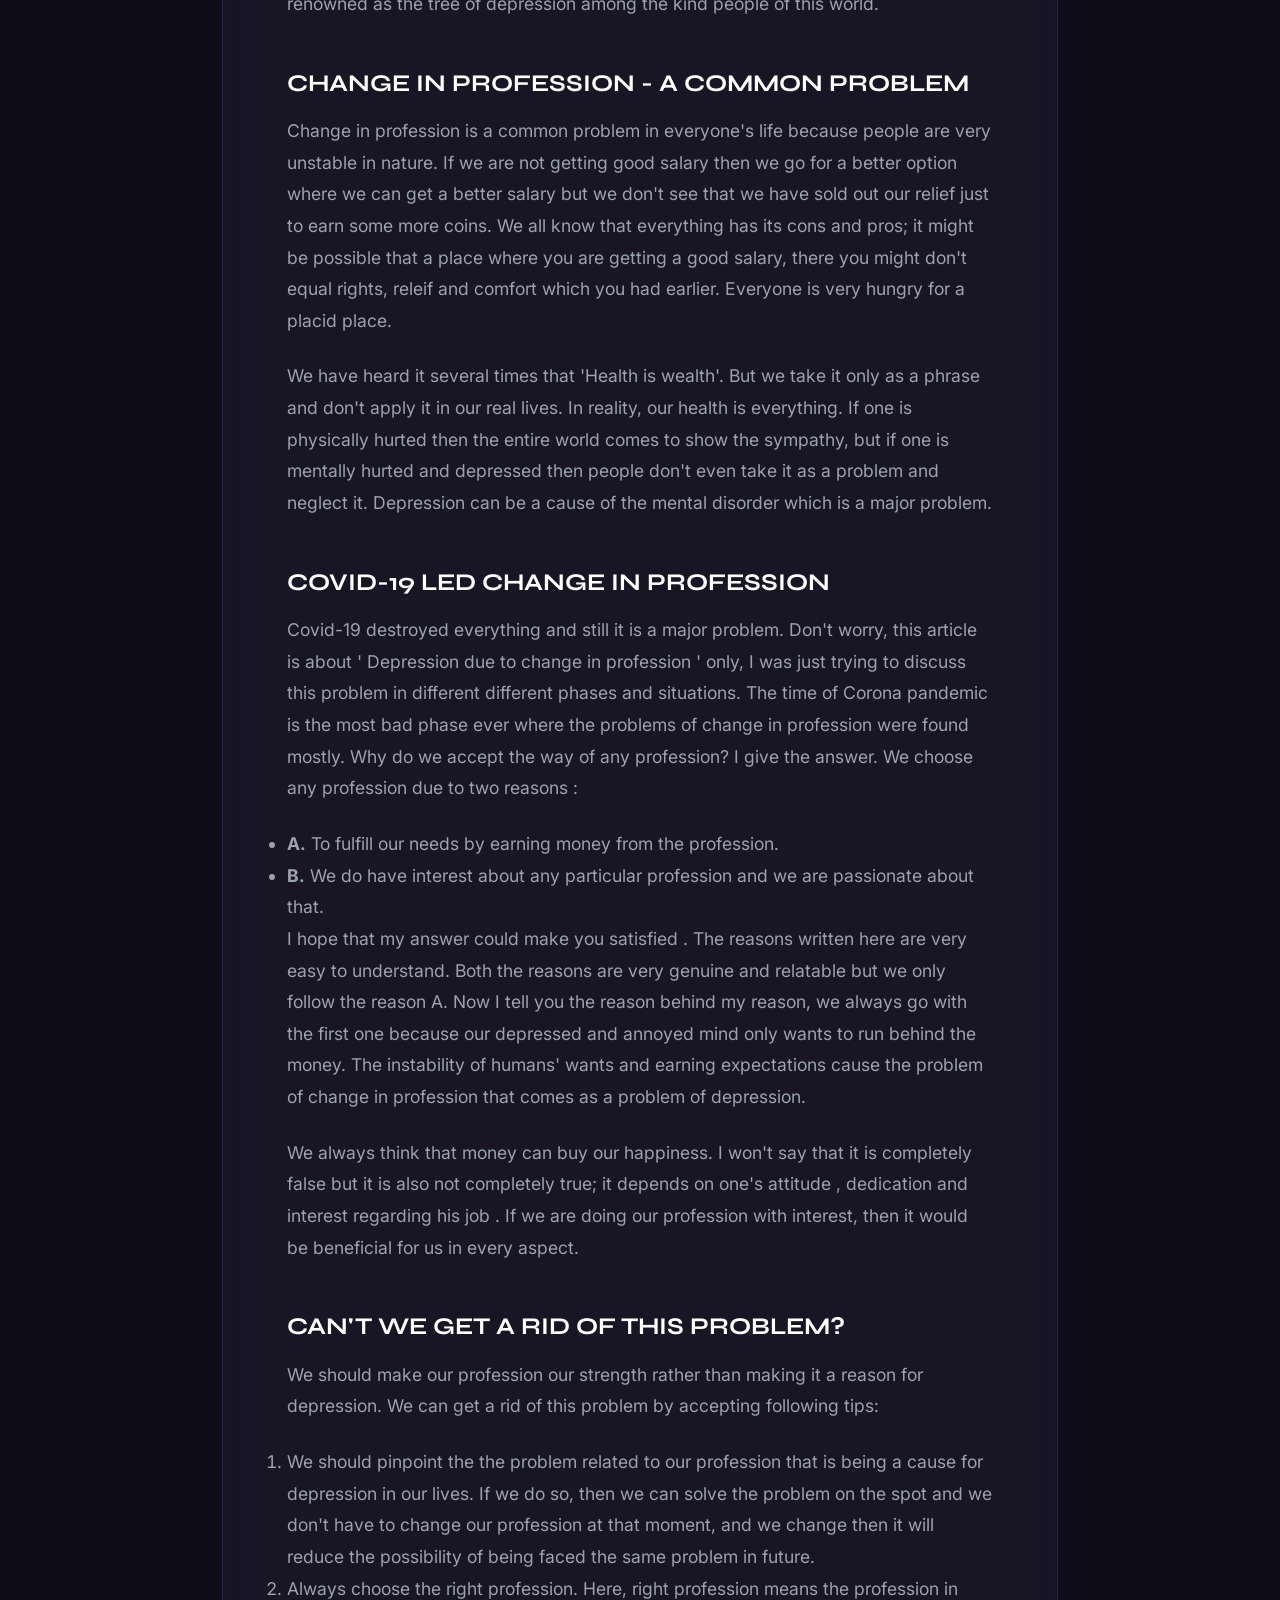
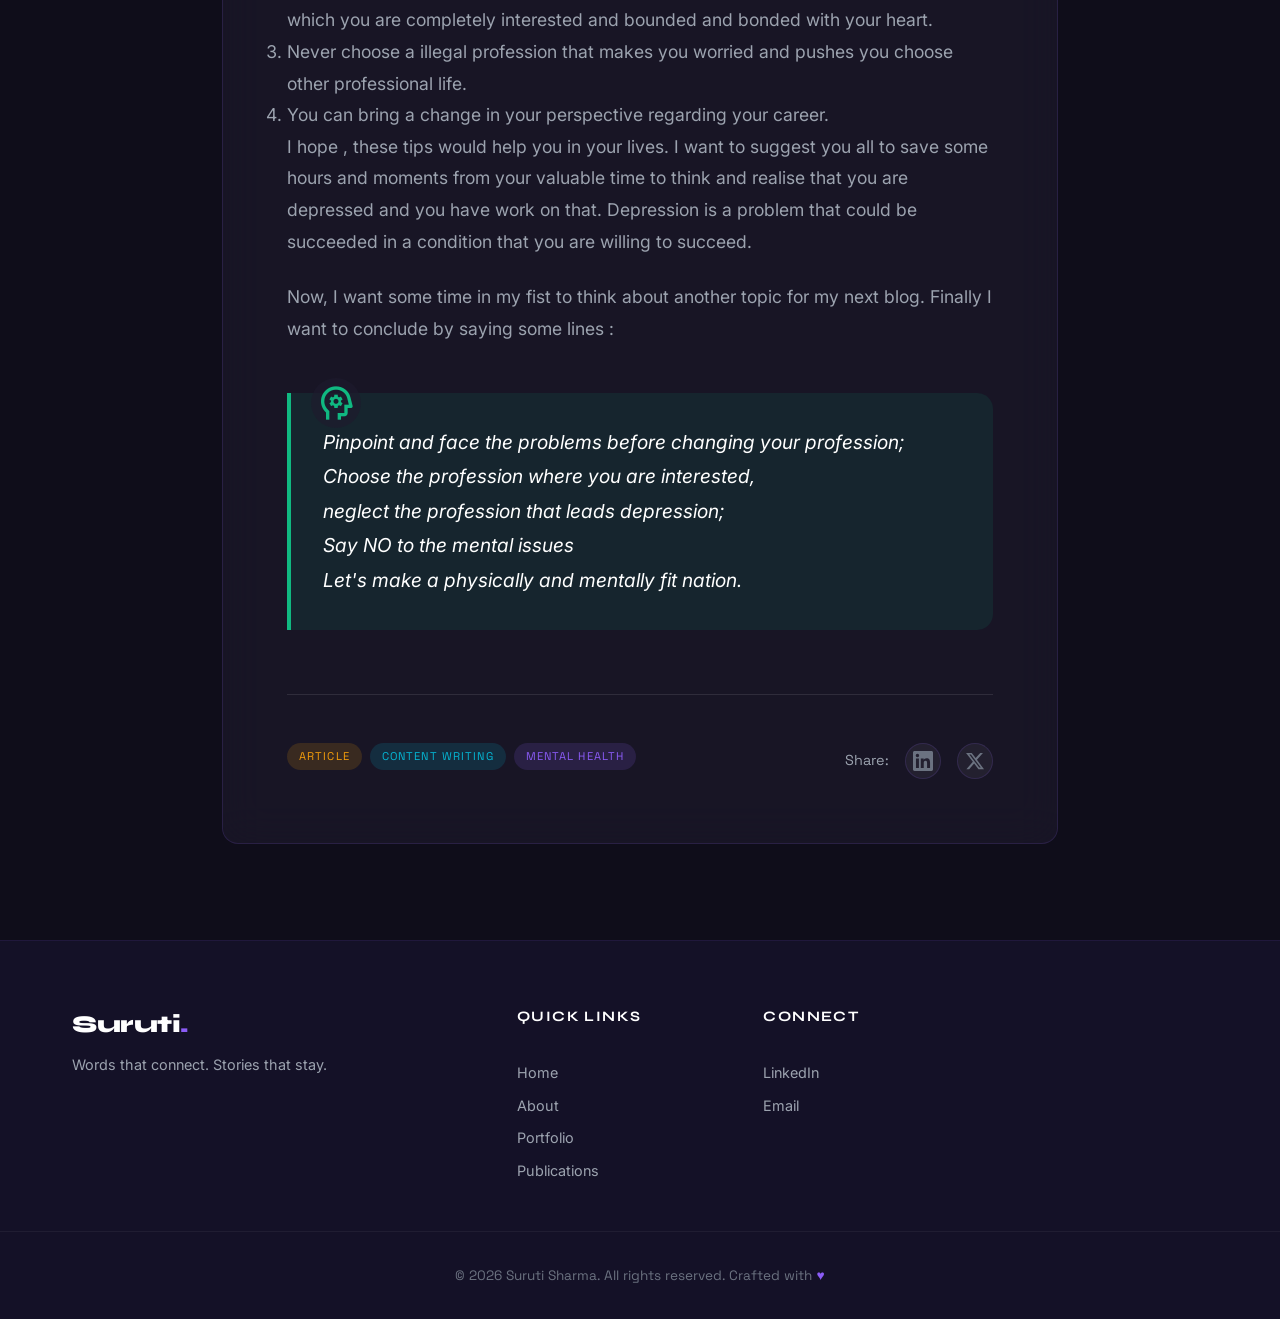
<file: blog_depression_due_to_profession.html>
<!DOCTYPE html>
<html lang="en">
<head>
    <meta charset="utf-8"/>
    <meta content="width=device-width, initial-scale=1.0" name="viewport"/>
    <title>Depression Due to Change in Profession | Suruti Sharma</title>
    <meta name="description" content="An article on depression caused by changes in profession, the pursuit of money, and how to find peace."/>
    <meta name="theme-color" content="#0F0D1A"/>
    <!-- Google Fonts -->
    <link href="https://fonts.googleapis.com" rel="preconnect"/>
    <link crossorigin="" href="https://fonts.gstatic.com" rel="preconnect"/>
    <link href="https://fonts.googleapis.com/css2?family=Syne:wght@400;500;600;700;800&family=Inter:wght@300;400;500;600;700&family=Space+Grotesk:wght@400;500;600;700&display=swap" rel="stylesheet"/>
    <!-- Material Symbols -->
    <link href="https://fonts.googleapis.com/css2?family=Material+Symbols+Outlined:wght,FILL@100..700,0..1&display=swap" rel="stylesheet"/>
    <link rel="stylesheet" href="style.css"/>
    <link rel="stylesheet" href="blog.css"/>
</head>
<body>

    <!-- NAVBAR -->
    <header class="navbar" id="navbar">
        <div class="navbar-inner">
            <a href="index.html#hero" class="navbar-brand">Suruti<span class="brand-accent">.</span></a>
            <nav class="navbar-links" id="navLinks">
                <a href="index.html#hero" class="nav-link">Home</a>
                <a href="index.html#portfolio" class="nav-link">Portfolio</a>
                <a href="index.html#publications" class="nav-link">Publications</a>
                <a href="index.html#contact" class="nav-link">Contact</a>
            </nav>
            <a href="index.html#contact" class="btn btn-primary btn-sm navbar-cta">Hire Me</a>
            <button class="mobile-toggle" id="mobileToggle" aria-label="Toggle Menu">
                <span class="material-symbols-outlined">menu</span>
            </button>
        </div>
    </header>

    <!-- BLOG HEADER -->
    <section class="blog-hero">
        <div class="hero-bg">
            <div class="blob blob-1" style="background: var(--color-primary);"></div>
            <div class="blob blob-2" style="background: #10B981;"></div>
        </div>
        <div class="container">
            <div class="blog-hero-content" data-animate="fade-up">
                <a href="index.html#portfolio" class="back-link"><span class="material-symbols-outlined">arrow_back</span> Back to Portfolio</a>
                <span class="section-tag tag-copy" style="margin-top: 1.5rem;">Article</span>
                <h1 class="blog-title">Depression Due to <br><span class="gradient-text" style="background: linear-gradient(135deg, #06B6D4, #10B981); -webkit-background-clip: text; -webkit-text-fill-color: transparent;">Change in Profession</span></h1>
                
                <div class="blog-meta-info">
                    <div class="author-info">
                        <div class="author-avatar" style="background: linear-gradient(135deg, #10B981, #06B6D4);">SS</div>
                        <div>
                            <p class="author-name">Suruti Sharma</p>
                            <p class="author-role">Content Writer & Author</p>
                        </div>
                    </div>
                    <div class="post-stats">
                        <span class="material-symbols-outlined">calendar_today</span> <span>June 9, 2026</span>
                        <span class="blog-meta-dot">·</span>
                        <span class="material-symbols-outlined">schedule</span> <span>4 min read</span>
                    </div>
                </div>
            </div>
        </div>
    </section>

    <!-- BLOG CONTENT -->
    <section class="blog-body section">
        <div class="container blog-container">
            <div class="glass-card article-card" data-animate="fade-up">
                
                <div class="article-content" id="articleContent">
                    <p class="lead">Let's come together to count the depressed people. If we come to do so then we find that the numbers of depressed people are uncountable and to write about them is likely to spread the ink over the pages.<br>
                    Depression has become a major problem these days. Depression could be defined as a collective term which represents the group of anxiety, loss of confidence and tension. Today we are going to talk about an issue that works as the pillar for the roof of depression:</p>
                    
                    <h3>CHANGE IN PROFESSION</h3>
                    <p>I know that this problem seems very familiar to us. Today, we are very busy in our lives that we don't have time even to realise that we are depressed.</p>
                    <p>Kindly think for once if you are happy with the profession that you are having now. I am sure that there would be 99% negative answers. Everyone works so hard since his childhood to make his death ceremony luxurious. It means that we spend our childhood and adulthood just for persuing studies in the field which can give us a better future and a better profession; but today, we have a very tough competition that one gets depressed when he doesn't get the right professional life that he was looking for. This resulted asthe society doesn't let you live peacefully and you get involved in any undesirable profession just for your monetary needs and to shut the mouth of the people living in the society. The seed of 'change in profession' begins to grow from this stage. This seed can take a structure of a poisonous tree where the leaves of stress, blossoms of anxiety , and the fruit of problems grow;  and this tree is renowned as the tree of depression among the kind people of this world.</p>
                    
                    <h3>CHANGE IN PROFESSION - A COMMON PROBLEM</h3>
                    <p>Change in profession is a common problem in everyone's life because people are very unstable in nature. If we are not getting good salary then we go for a better option where we can get a better salary but we don't see that we have sold out our relief just to earn some more coins. We all know that everything has its cons and pros; it might be possible that a place where you are getting a good salary, there you might don't equal rights, releif and comfort which you had earlier. Everyone is very hungry for a placid place.</p>
                    <p>We have heard it several times that 'Health is wealth'. But we take it only as a phrase and don't apply it in our real lives. In reality, our health is everything. If one is physically hurted then the entire world comes to show the sympathy, but if one is mentally hurted and depressed then people don't even take it as a problem and neglect it. Depression can be a cause of the mental disorder which is a major problem.</p>
                    
                    <h3>COVID-19 LED CHANGE IN PROFESSION</h3>
                    <p>Covid-19 destroyed everything and still it is a major problem. Don't worry, this article is about ' Depression due to change in profession ' only, I was just trying to discuss this problem in different different phases and situations. The time of Corona pandemic is the most bad phase ever where the problems of change in profession were found mostly. Why do we accept the way of any profession? I give the answer. We choose any profession due to two reasons :</p>
                    <ul>
                        <li><strong>A.</strong> To fulfill our needs by earning money from the profession.</li>
                        <li><strong>B.</strong> We do have interest about any particular profession and we are passionate about that.</li>
                    </ul>
                    <p>I hope that my answer could make you satisfied . The reasons written here are very easy to understand. Both the reasons are very genuine and relatable but we only follow the reason A. Now I tell you the reason behind my reason, we always go with the first one because our depressed and annoyed mind only wants to run behind the money. The instability of humans' wants  and earning expectations cause the problem of change in profession that comes as a problem of depression.</p>
                    <p>We always think that money can buy our happiness. I won't say that it is completely false but it is also not completely true; it depends on one's attitude , dedication and interest regarding his job . If we are doing our profession with interest, then it would be beneficial for us in every aspect.</p>
                    
                    <h3>CAN'T WE GET A RID OF THIS PROBLEM?</h3>
                    <p>We should make our profession our strength rather than making it a reason for depression. We can get a rid of this problem by accepting following tips:</p>
                    <ol>
                        <li>We should pinpoint the the problem related to our profession that is being a cause for depression in our lives. If we do so, then we can solve the problem on the spot and we don't have to change our profession at that moment, and we change then it will reduce the possibility of being faced the same problem in future.</li>
                        <li>Always choose the right profession. Here, right profession means the profession in which you are completely interested and bounded and bonded with your heart.</li>
                        <li>Never choose a illegal profession that makes you worried and pushes you choose other professional life.</li>
                        <li>You can bring a change in your perspective regarding your career.</li>
                    </ol>
                    <p>I hope , these tips would help you in your lives. I want to suggest you all to save some hours and moments from your valuable time to think and realise that you are depressed and you have work on that. Depression is a problem that could be succeeded in a condition that you are willing to succeed.</p>
                    <p>Now, I want some time in my fist to think about another topic for my next blog. Finally I want to conclude by saying some lines :</p>
                    
                    <div class="article-highlight" style="border-left-color: #10B981; background: rgba(16, 185, 129, 0.1);">
                        <span class="material-symbols-outlined quote-icon" style="color: #10B981;">psychology</span>
                        <p>Pinpoint and face the problems before changing your profession;<br>
                        Choose the profession where you are interested,<br>
                        neglect the profession that leads depression;<br>
                        Say NO to the mental issues<br>
                        Let's make a physically and mentally fit nation.</p>
                    </div>
                </div>

                <div class="article-footer">
                    <div class="article-tags">
                        <span class="portfolio-tag tag-copy">Article</span>
                        <span class="portfolio-tag tag-brand">Content Writing</span>
                        <span class="portfolio-tag">Mental Health</span>
                    </div>
                    <div class="share-buttons">
                        <span>Share:</span>
                        <a href="#" class="social-icon" aria-label="Share on LinkedIn"><svg width="20" height="20" fill="currentColor" viewBox="0 0 24 24"><path d="M20.447 20.452h-3.554v-5.569c0-1.328-.027-3.037-1.852-3.037-1.853 0-2.136 1.445-2.136 2.939v5.667H9.351V9h3.414v1.561h.046c.477-.9 1.637-1.85 3.37-1.85 3.601 0 4.267 2.37 4.267 5.455v6.286zM5.337 7.433a2.062 2.062 0 01-2.063-2.065 2.064 2.064 0 112.063 2.065zm1.782 13.019H3.555V9h3.564v11.452zM22.225 0H1.771C.792 0 0 .774 0 1.729v20.542C0 23.227.792 24 1.771 24h20.451C23.2 24 24 23.227 24 22.271V1.729C24 .774 23.2 0 22.222 0h.003z"/></svg></a>
                        <a href="#" class="social-icon" aria-label="Share on Twitter"><svg width="20" height="20" fill="currentColor" viewBox="0 0 24 24"><path d="M18.244 2.25h3.308l-7.227 8.26 8.502 11.24H16.17l-5.214-6.817L4.99 21.75H1.68l7.73-8.835L1.254 2.25H8.08l4.713 6.231zm-1.161 17.52h1.833L7.084 4.126H5.117z"/></svg></a>
                    </div>
                </div>
            </div>
        </div>
    </section>

    <!-- FOOTER -->
    <footer class="footer">
        <div class="container footer-grid">
            <div class="footer-brand">
                <a href="index.html#hero" class="navbar-brand" style="font-size: 1.5rem;">Suruti<span class="brand-accent">.</span></a>
                <p class="footer-tagline">Words that connect. Stories that stay.</p>
            </div>
            <div class="footer-links">
                <h4 class="footer-heading">Quick Links</h4>
                <a href="index.html#hero">Home</a>
                <a href="index.html#about">About</a>
                <a href="index.html#portfolio">Portfolio</a>
                <a href="index.html#publications">Publications</a>
            </div>
            <div class="footer-links">
                <h4 class="footer-heading">Connect</h4>
                <a href="https://linkedin.com/in/surutisharma" target="_blank">LinkedIn</a>
                <a href="mailto:surutisharma2408@gmail.com">Email</a>
            </div>
        </div>
        <div class="footer-bottom">
            <p>© 2026 Suruti Sharma. All rights reserved. Crafted with <span style="color: #8B5CF6;">♥</span></p>
        </div>
    </footer>

    <script src="script.js"></script>
    <script src="blog.js"></script>
</body>
</html>
</file>
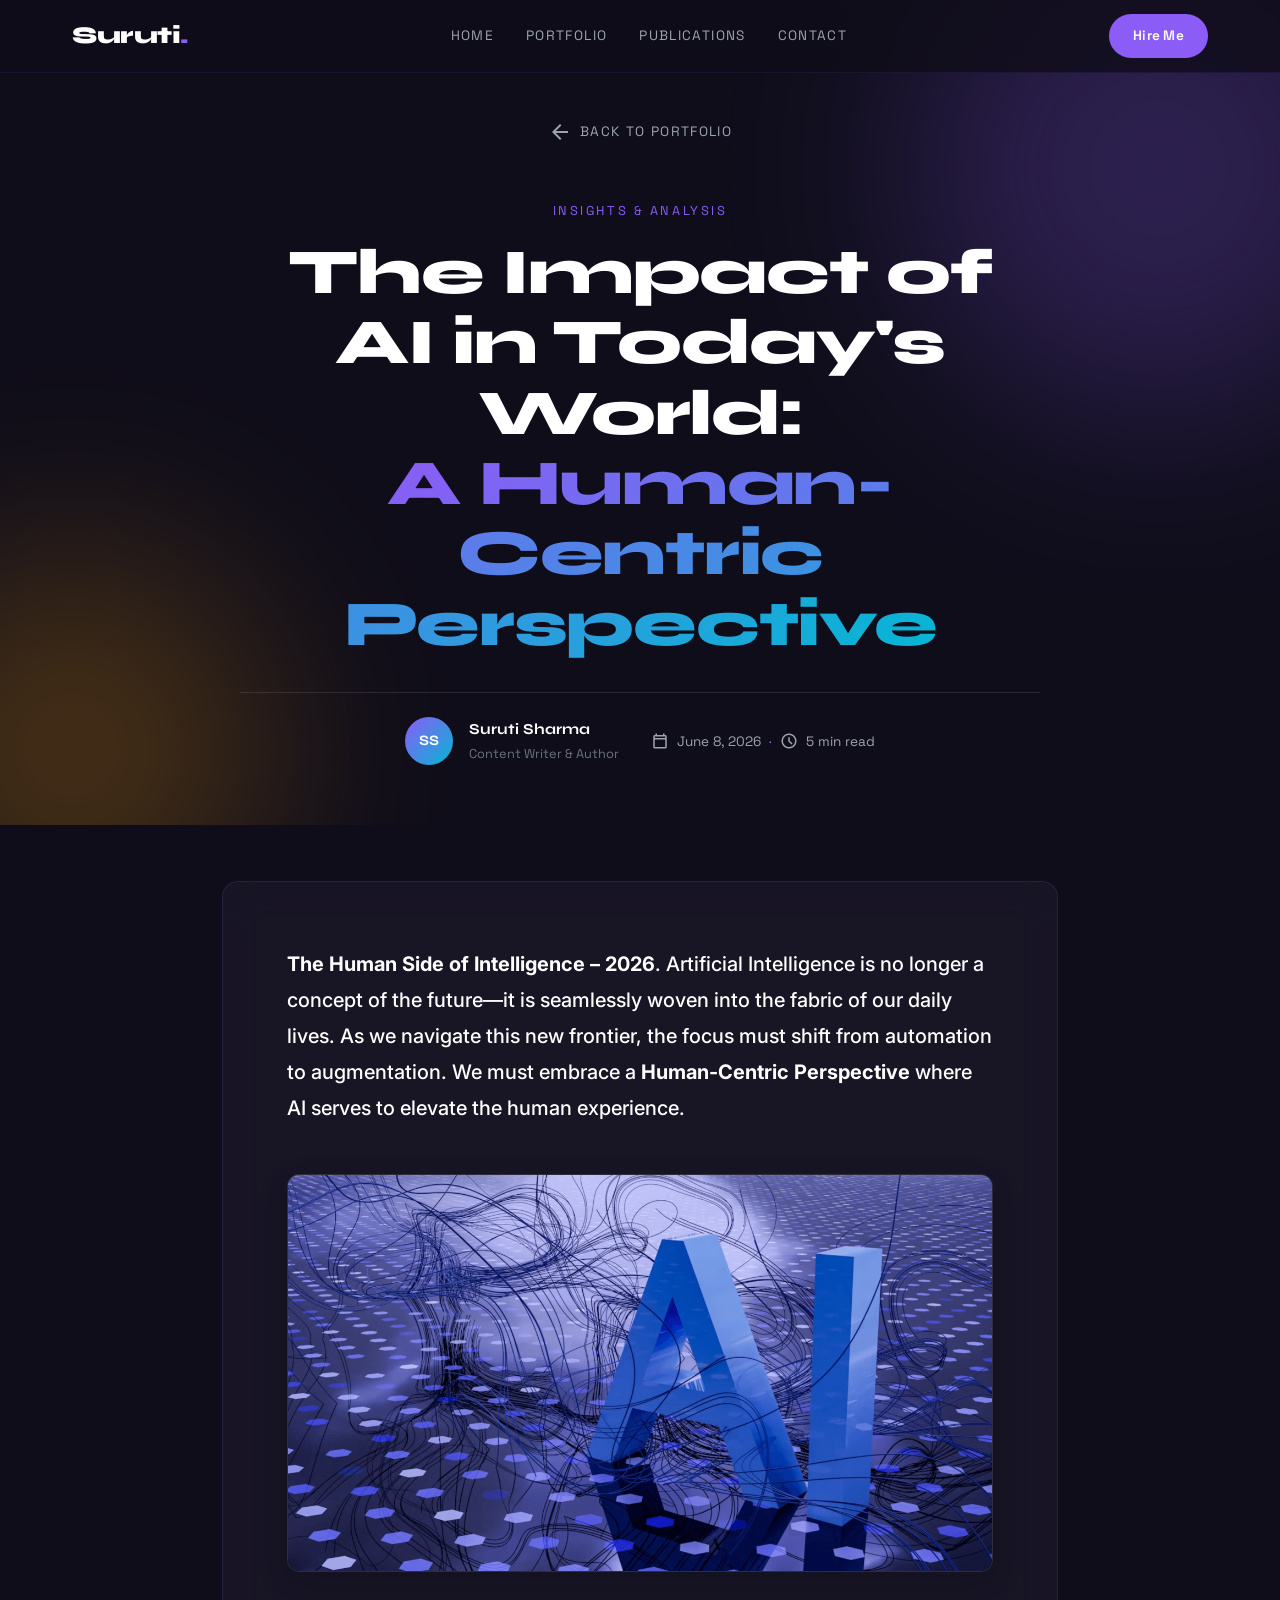
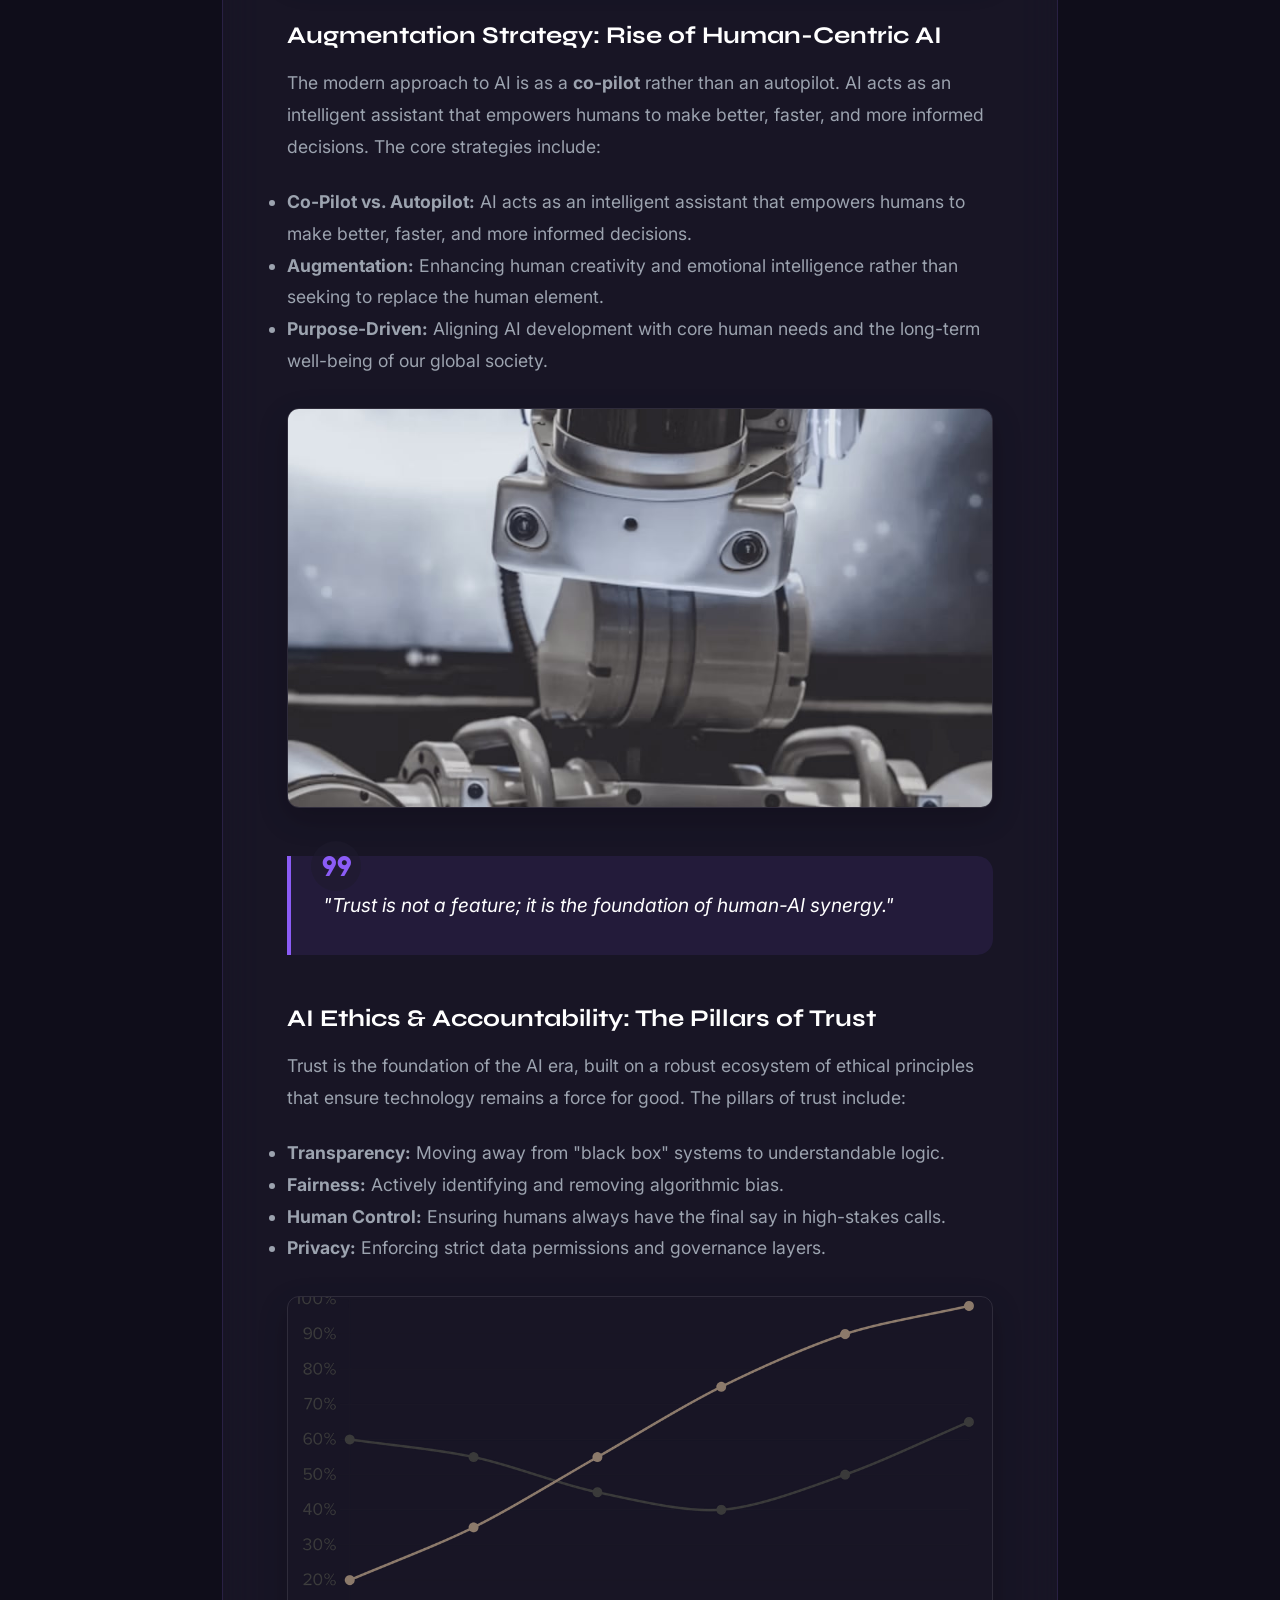
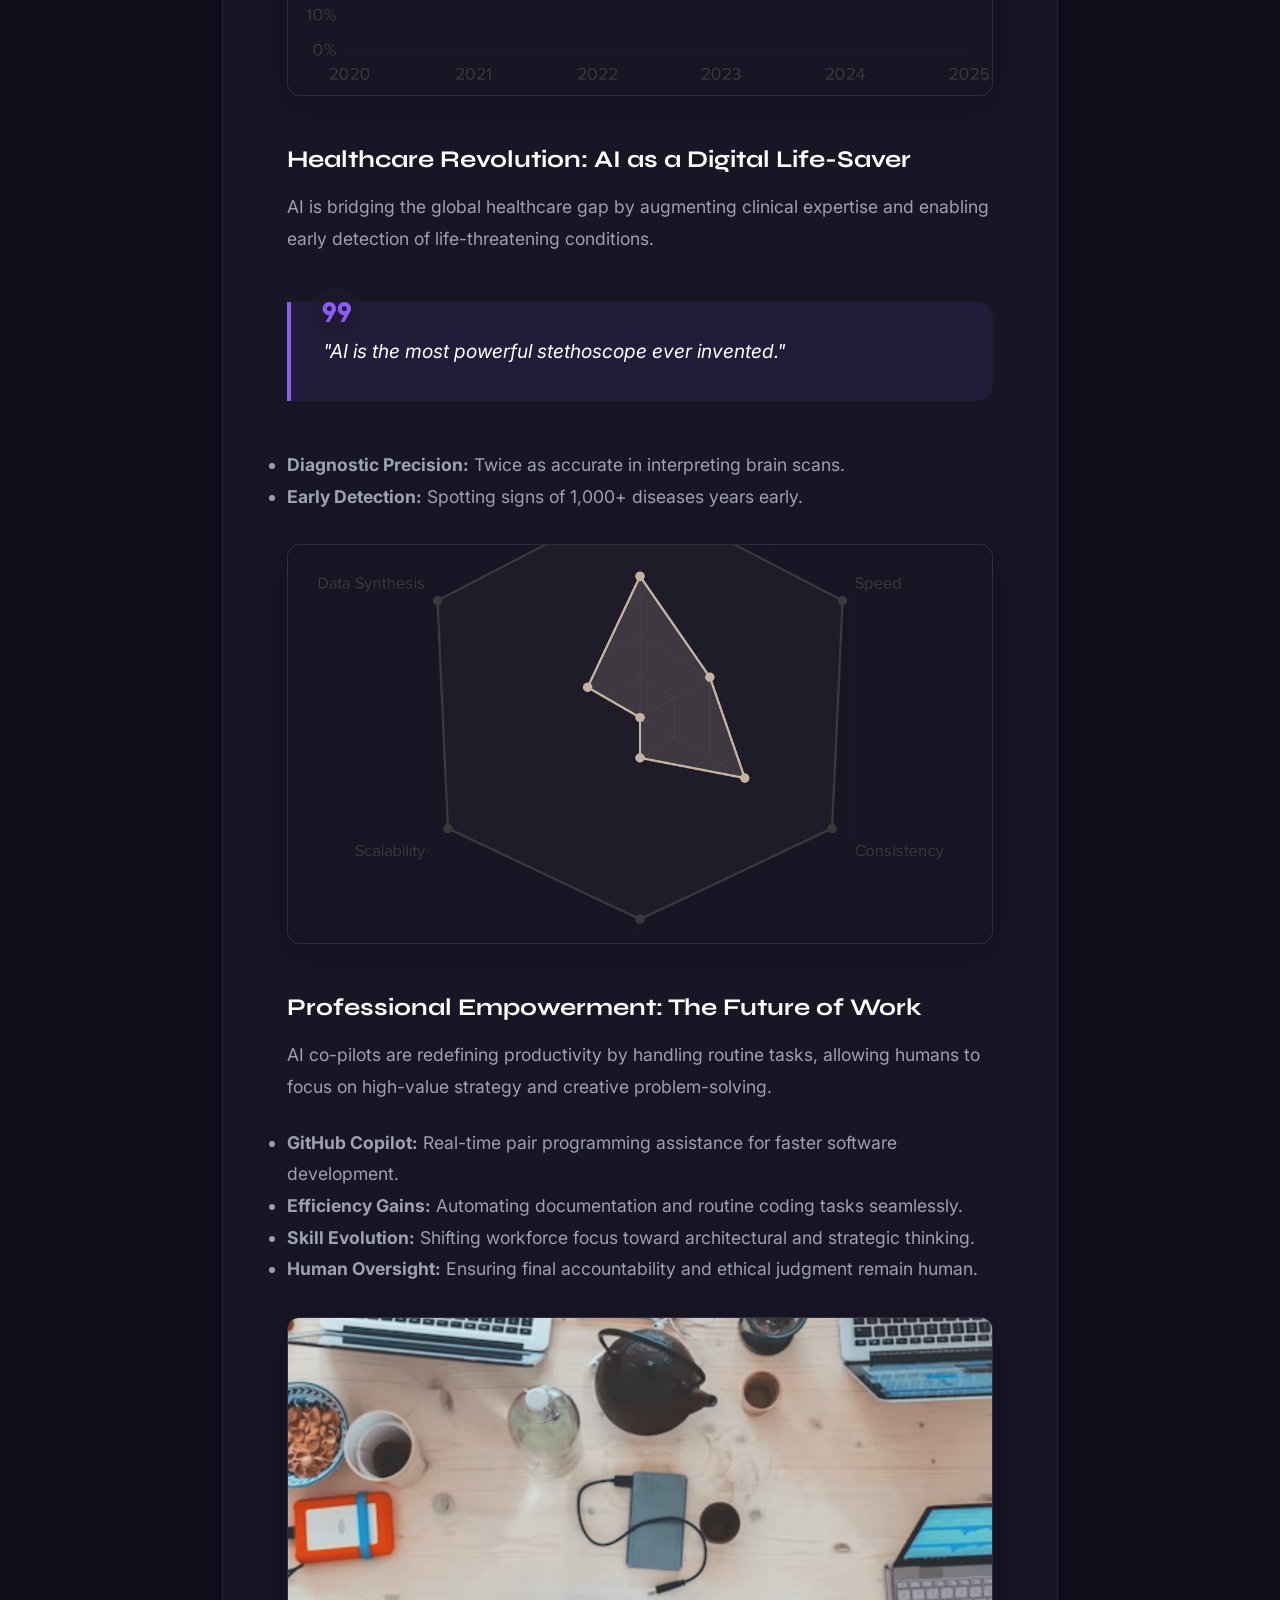
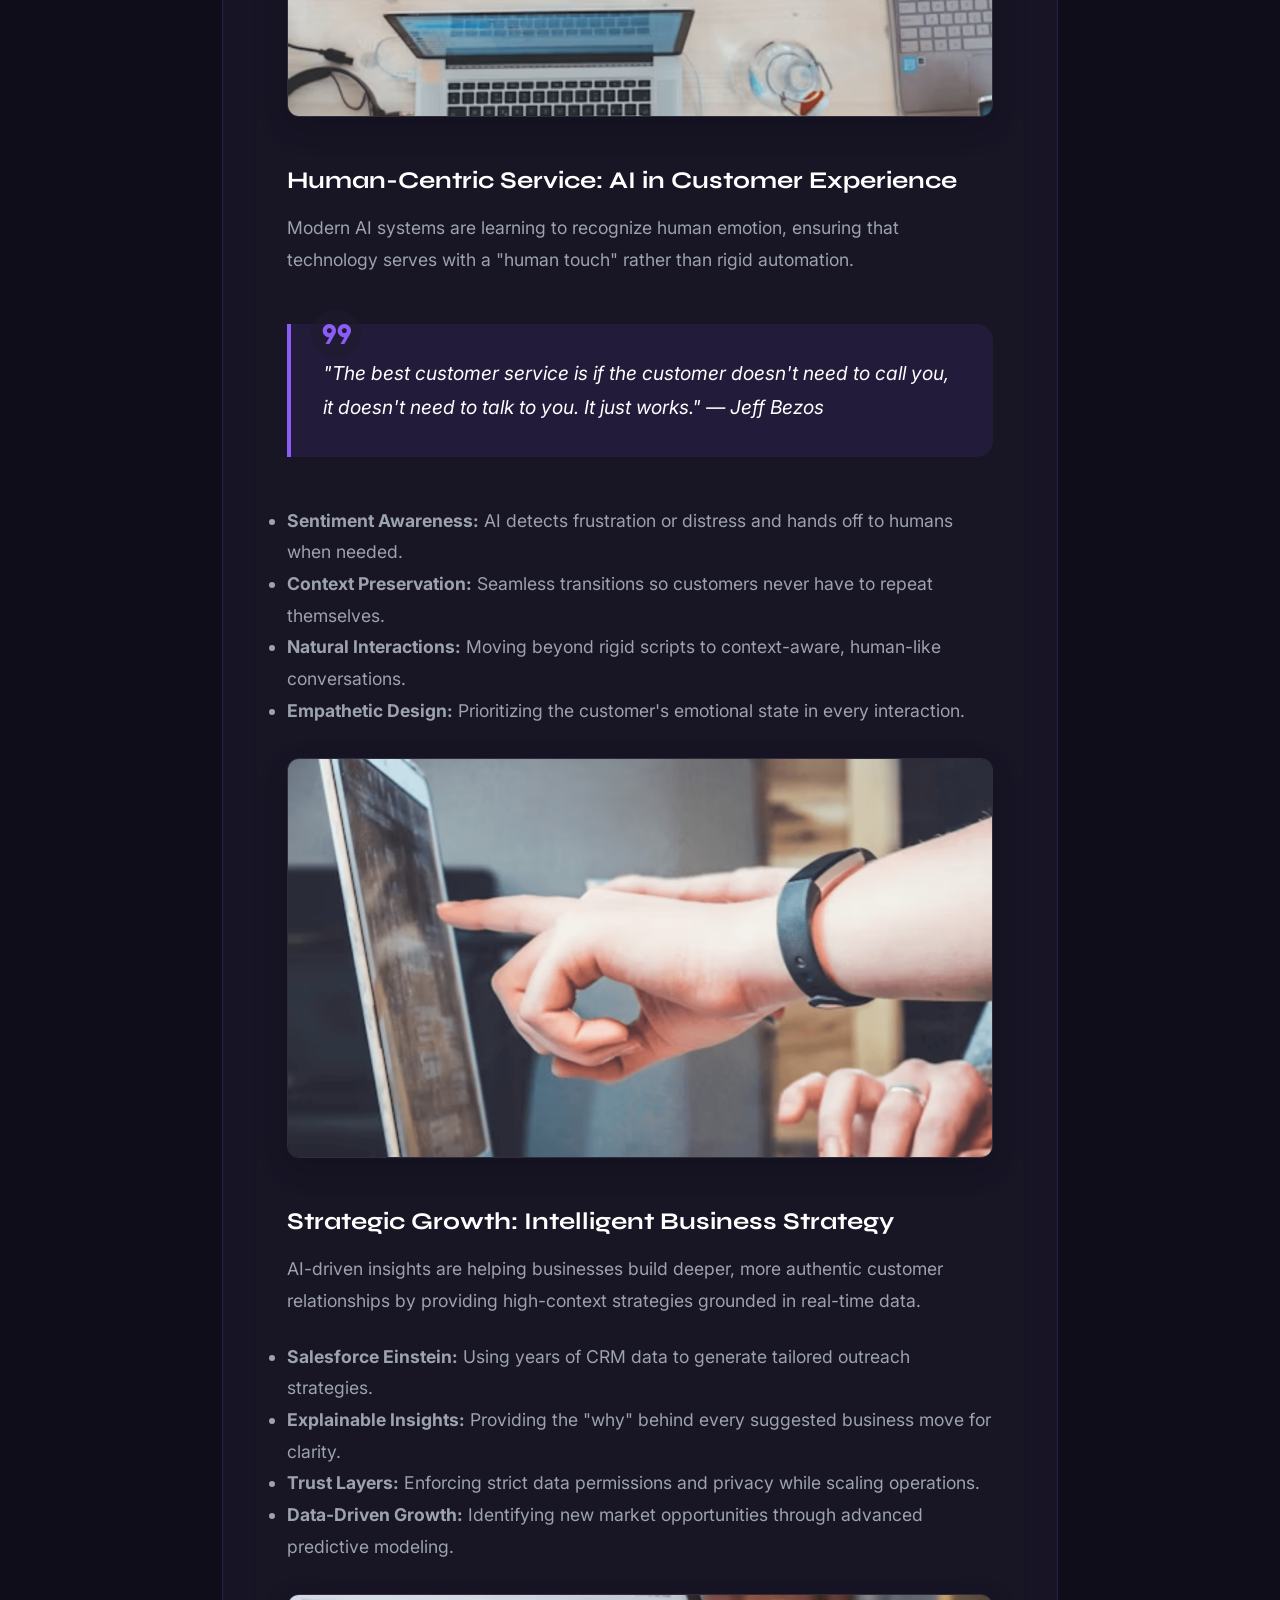
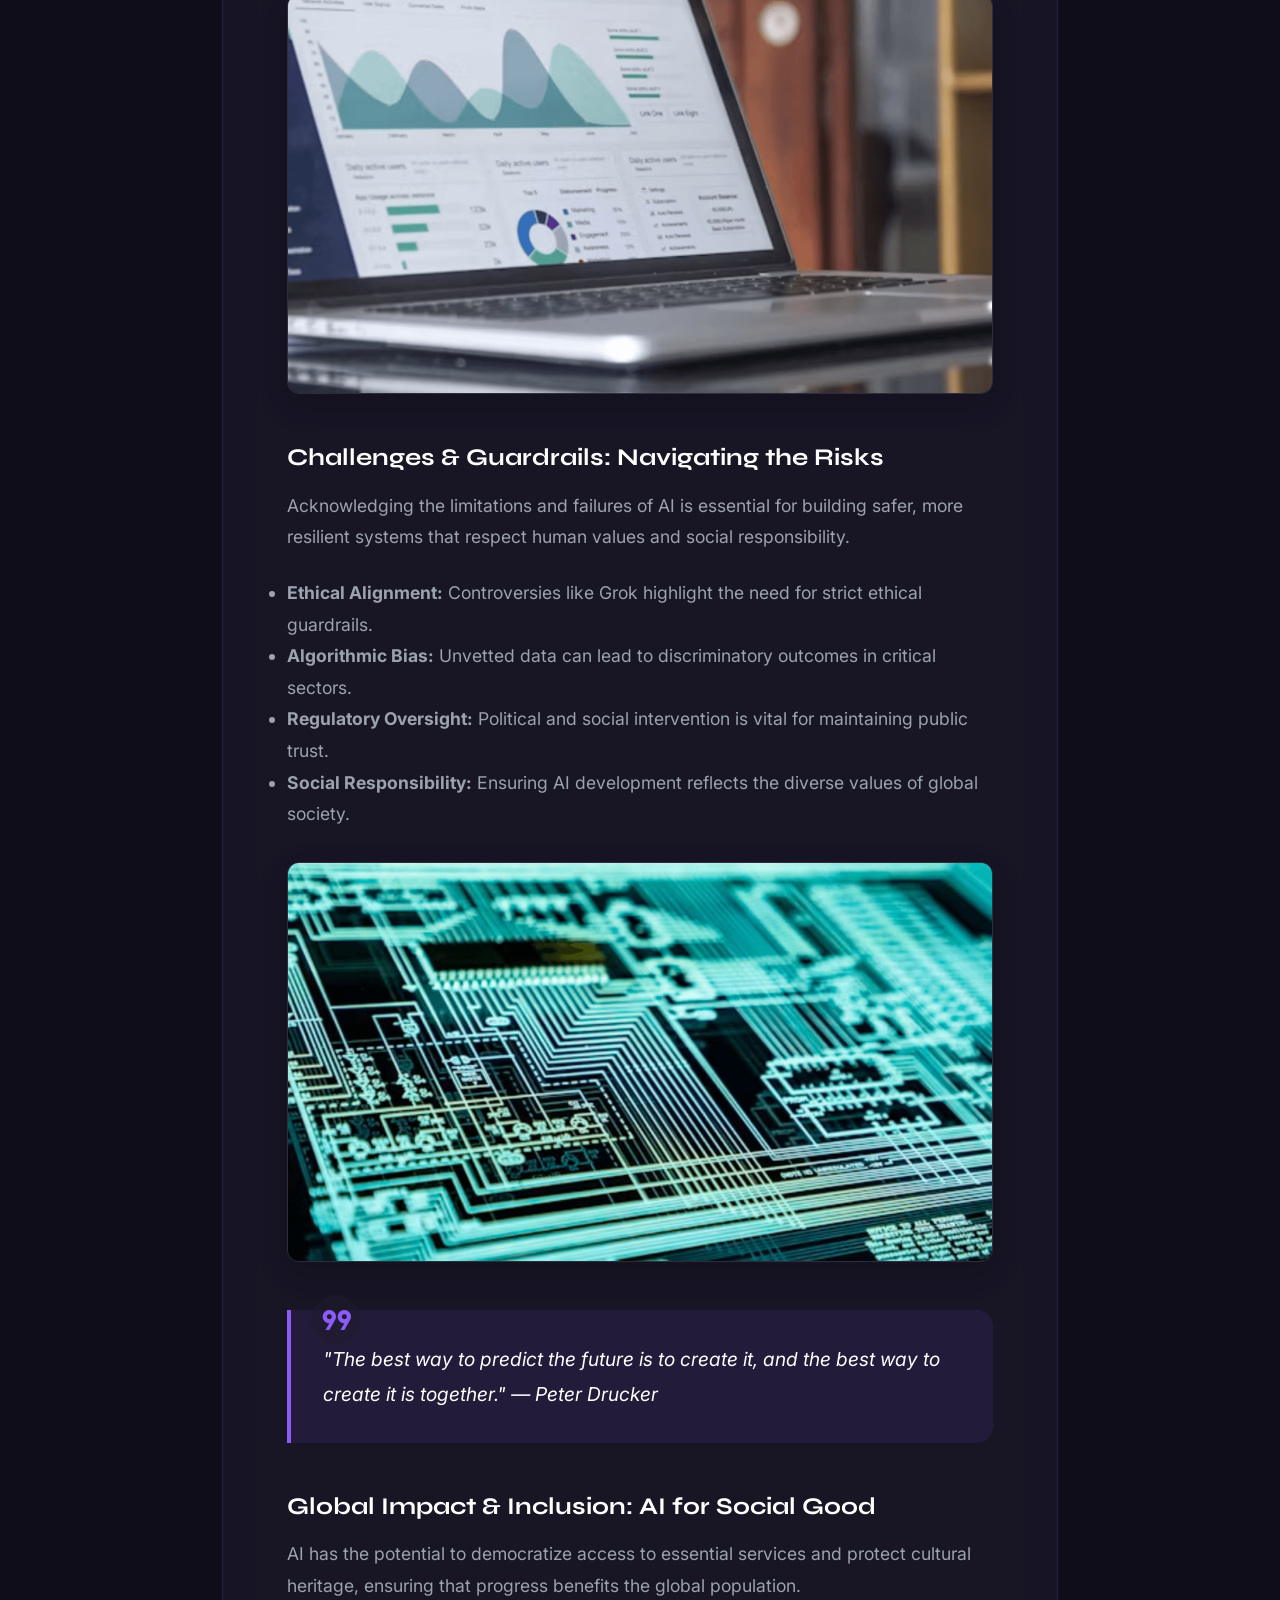
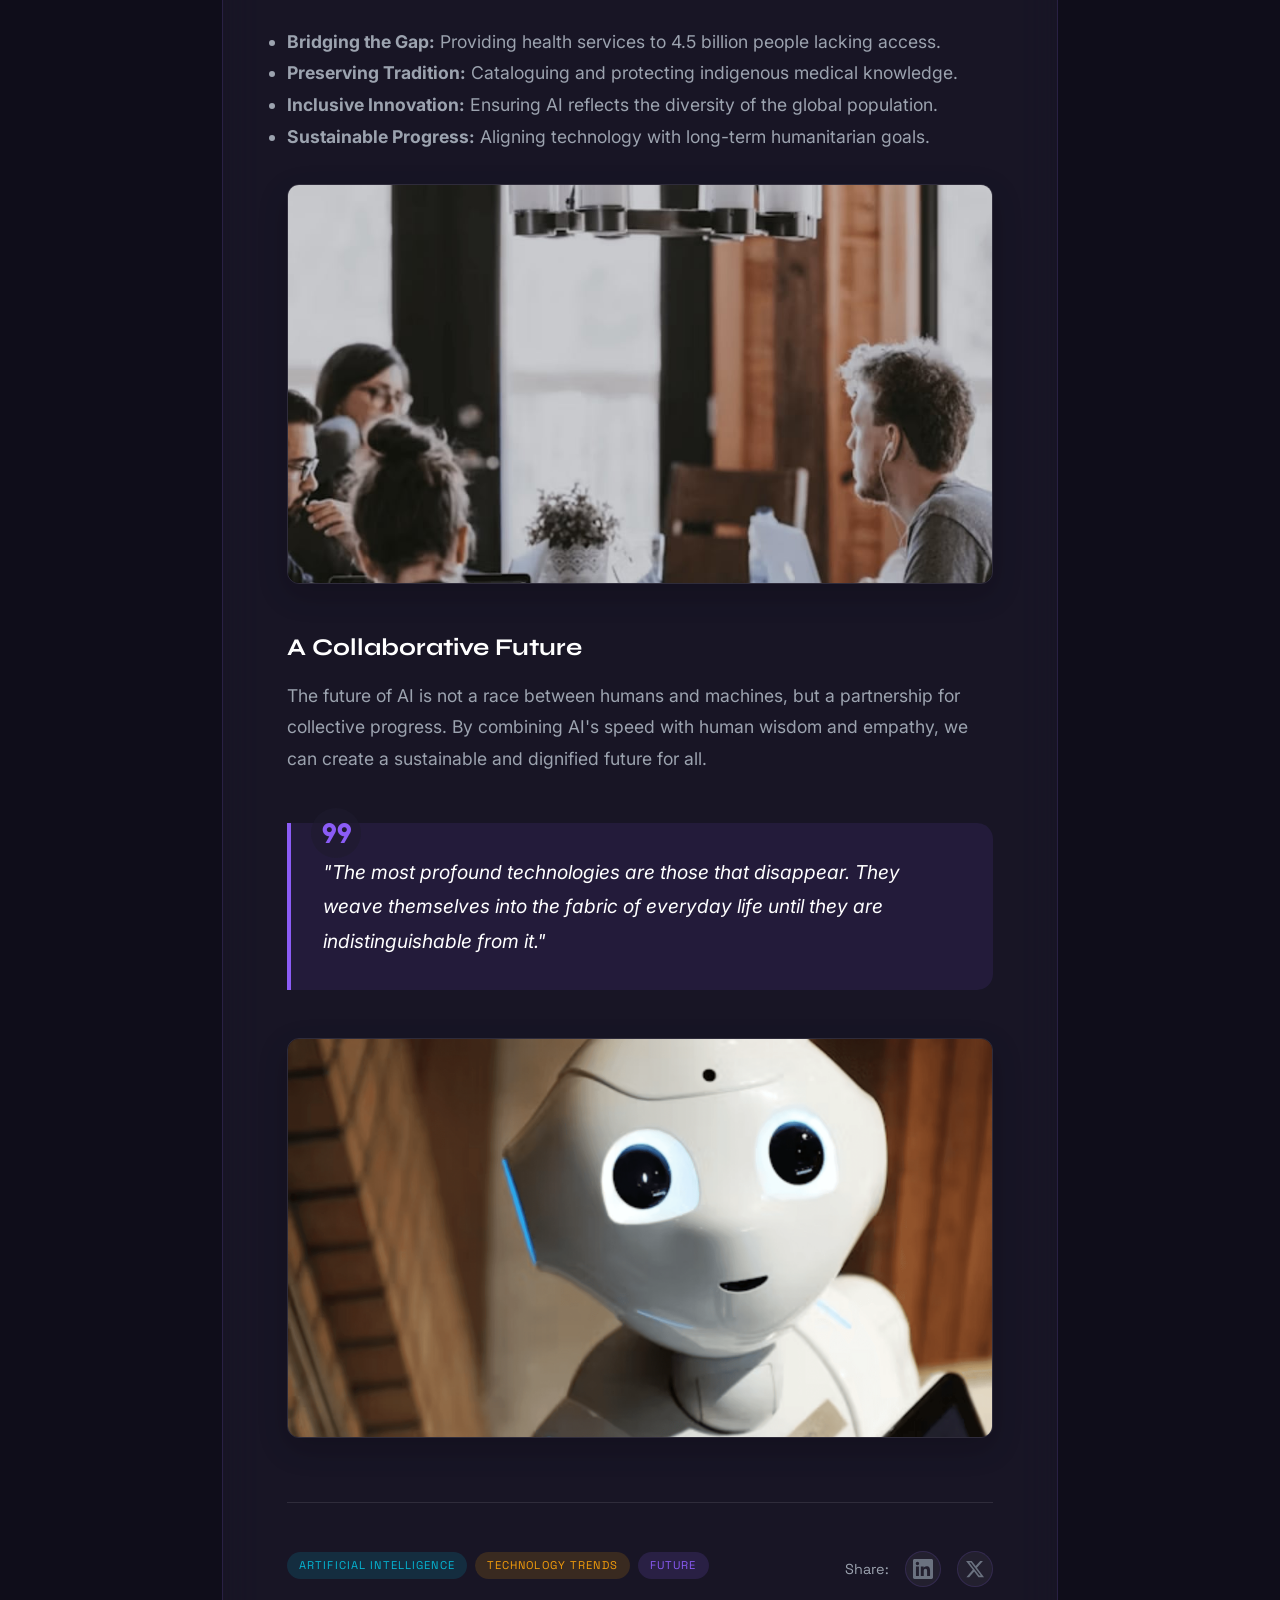
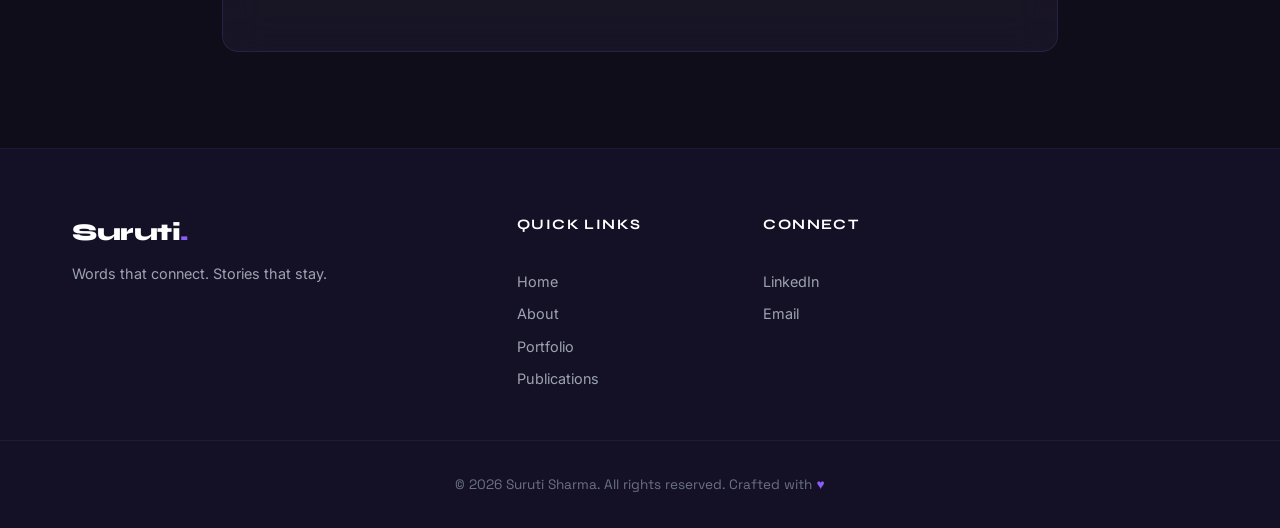
<file: blog_impact_of_ai.html>
<!DOCTYPE html>
<html lang="en">
<head>
    <meta charset="utf-8"/>
    <meta content="width=device-width, initial-scale=1.0" name="viewport"/>
    <title>The Impact of AI in Today's World | Suruti Sharma</title>
    <meta name="description" content="A Human-Centric exploration of Artificial Intelligence in our modern world by Suruti Sharma."/>
    <meta name="theme-color" content="#0F0D1A"/>
    <!-- Google Fonts -->
    <link href="https://fonts.googleapis.com" rel="preconnect"/>
    <link crossorigin="" href="https://fonts.gstatic.com" rel="preconnect"/>
    <link href="https://fonts.googleapis.com/css2?family=Syne:wght@400;500;600;700;800&family=Inter:wght@300;400;500;600;700&family=Space+Grotesk:wght@400;500;600;700&display=swap" rel="stylesheet"/>
    <!-- Material Symbols -->
    <link href="https://fonts.googleapis.com/css2?family=Material+Symbols+Outlined:wght,FILL@100..700,0..1&display=swap" rel="stylesheet"/>
    <link rel="stylesheet" href="style.css"/>
    <link rel="stylesheet" href="blog.css"/>
</head>
<body>

    <!-- NAVBAR -->
    <header class="navbar" id="navbar">
        <div class="navbar-inner">
            <a href="index.html#hero" class="navbar-brand">Suruti<span class="brand-accent">.</span></a>
            <nav class="navbar-links" id="navLinks">
                <a href="index.html#hero" class="nav-link">Home</a>
                <a href="index.html#portfolio" class="nav-link">Portfolio</a>
                <a href="index.html#publications" class="nav-link">Publications</a>
                <a href="index.html#contact" class="nav-link">Contact</a>
            </nav>
            <a href="index.html#contact" class="btn btn-primary btn-sm navbar-cta">Hire Me</a>
            <button class="mobile-toggle" id="mobileToggle" aria-label="Toggle Menu">
                <span class="material-symbols-outlined">menu</span>
            </button>
        </div>
    </header>

    <!-- BLOG HEADER -->
    <section class="blog-hero">
        <div class="hero-bg">
            <div class="blob blob-1"></div>
            <div class="blob blob-2" style="background: var(--color-tertiary);"></div>
        </div>
        <div class="container">
            <div class="blog-hero-content" data-animate="fade-up">
                <a href="index.html#portfolio" class="back-link"><span class="material-symbols-outlined">arrow_back</span> Back to Portfolio</a>
                <span class="section-tag" style="margin-top: 1.5rem;">Insights & Analysis</span>
                <h1 class="blog-title">The Impact of AI in Today's World: <br><span class="gradient-text">A Human-Centric Perspective</span></h1>
                
                <div class="blog-meta-info">
                    <div class="author-info">
                        <div class="author-avatar" style="background: linear-gradient(135deg, #8B5CF6, #06B6D4);">SS</div>
                        <div>
                            <p class="author-name">Suruti Sharma</p>
                            <p class="author-role">Content Writer & Author</p>
                        </div>
                    </div>
                    <div class="post-stats">
                        <span class="material-symbols-outlined">calendar_today</span> <span>June 8, 2026</span>
                        <span class="blog-meta-dot">·</span>
                        <span class="material-symbols-outlined">schedule</span> <span>5 min read</span>
                    </div>
                </div>
            </div>
        </div>
    </section>

    <!-- BLOG CONTENT -->
    <section class="blog-body section">
        <div class="container blog-container">
            <div class="glass-card article-card" data-animate="fade-up">
                
                <div class="article-content" id="articleContent">
                    <p class="lead"><strong>The Human Side of Intelligence – 2026</strong>. Artificial Intelligence is no longer a concept of the future—it is seamlessly woven into the fabric of our daily lives. As we navigate this new frontier, the focus must shift from automation to augmentation. We must embrace a <strong>Human-Centric Perspective</strong> where AI serves to elevate the human experience.</p>
                    
                    <div class="article-images">
                        <img src="assets/files/images/ppt/media/image-1-2.jpeg" alt="Human-Centric Perspective" class="blog-img">
                    </div>
                    
                    <h3>Augmentation Strategy: Rise of Human-Centric AI</h3>
                    <p>The modern approach to AI is as a <strong>co-pilot</strong> rather than an autopilot. AI acts as an intelligent assistant that empowers humans to make better, faster, and more informed decisions. The core strategies include:</p>
                    <ul>
                        <li><strong>Co-Pilot vs. Autopilot:</strong> AI acts as an intelligent assistant that empowers humans to make better, faster, and more informed decisions.</li>
                        <li><strong>Augmentation:</strong> Enhancing human creativity and emotional intelligence rather than seeking to replace the human element.</li>
                        <li><strong>Purpose-Driven:</strong> Aligning AI development with core human needs and the long-term well-being of our global society.</li>
                    </ul>

                    <div class="article-images">
                        <img src="assets/files/images/ppt/media/image-2-2.jpeg" alt="Augmentation Strategy" class="blog-img">
                    </div>
                    
                    <div class="article-highlight">
                        <span class="material-symbols-outlined quote-icon">format_quote</span>
                        <p>"Trust is not a feature; it is the foundation of human-AI synergy."</p>
                    </div>
                    
                    <h3>AI Ethics & Accountability: The Pillars of Trust</h3>
                    <p>Trust is the foundation of the AI era, built on a robust ecosystem of ethical principles that ensure technology remains a force for good. The pillars of trust include:</p>
                    <ul>
                        <li><strong>Transparency:</strong> Moving away from "black box" systems to understandable logic.</li>
                        <li><strong>Fairness:</strong> Actively identifying and removing algorithmic bias.</li>
                        <li><strong>Human Control:</strong> Ensuring humans always have the final say in high-stakes calls.</li>
                        <li><strong>Privacy:</strong> Enforcing strict data permissions and governance layers.</li>
                    </ul>
                    
                    <div class="article-images">
                        <img src="assets/files/images/ppt/media/image-3-2.png" alt="Pillars of Trust" class="blog-img">
                    </div>

                    <h3>Healthcare Revolution: AI as a Digital Life-Saver</h3>
                    <p>AI is bridging the global healthcare gap by augmenting clinical expertise and enabling early detection of life-threatening conditions.</p>
                    
                    <div class="article-highlight">
                        <span class="material-symbols-outlined quote-icon">format_quote</span>
                        <p>"AI is the most powerful stethoscope ever invented."</p>
                    </div>

                    <ul>
                        <li><strong>Diagnostic Precision:</strong> Twice as accurate in interpreting brain scans.</li>
                        <li><strong>Early Detection:</strong> Spotting signs of 1,000+ diseases years early.</li>
                    </ul>

                    <div class="article-images">
                        <img src="assets/files/images/ppt/media/image-4-2.png" alt="AI as a Digital Life-Saver" class="blog-img">
                    </div>
                    
                    <h3>Professional Empowerment: The Future of Work</h3>
                    <p>AI co-pilots are redefining productivity by handling routine tasks, allowing humans to focus on high-value strategy and creative problem-solving.</p>
                    <ul>
                        <li><strong>GitHub Copilot:</strong> Real-time pair programming assistance for faster software development.</li>
                        <li><strong>Efficiency Gains:</strong> Automating documentation and routine coding tasks seamlessly.</li>
                        <li><strong>Skill Evolution:</strong> Shifting workforce focus toward architectural and strategic thinking.</li>
                        <li><strong>Human Oversight:</strong> Ensuring final accountability and ethical judgment remain human.</li>
                    </ul>
                    
                    <div class="article-images">
                        <img src="assets/files/images/ppt/media/image-5-2.jpeg" alt="Professional Empowerment" class="blog-img">
                    </div>

                    <h3>Human-Centric Service: AI in Customer Experience</h3>
                    <p>Modern AI systems are learning to recognize human emotion, ensuring that technology serves with a "human touch" rather than rigid automation.</p>

                    <div class="article-highlight">
                        <span class="material-symbols-outlined quote-icon">format_quote</span>
                        <p>"The best customer service is if the customer doesn't need to call you, it doesn't need to talk to you. It just works." — Jeff Bezos</p>
                    </div>

                    <ul>
                        <li><strong>Sentiment Awareness:</strong> AI detects frustration or distress and hands off to humans when needed.</li>
                        <li><strong>Context Preservation:</strong> Seamless transitions so customers never have to repeat themselves.</li>
                        <li><strong>Natural Interactions:</strong> Moving beyond rigid scripts to context-aware, human-like conversations.</li>
                        <li><strong>Empathetic Design:</strong> Prioritizing the customer's emotional state in every interaction.</li>
                    </ul>

                    <div class="article-images">
                        <img src="assets/files/images/ppt/media/image-6-2.png" alt="Customer Experience" class="blog-img">
                    </div>
                    
                    <h3>Strategic Growth: Intelligent Business Strategy</h3>
                    <p>AI-driven insights are helping businesses build deeper, more authentic customer relationships by providing high-context strategies grounded in real-time data.</p>
                    <ul>
                        <li><strong>Salesforce Einstein:</strong> Using years of CRM data to generate tailored outreach strategies.</li>
                        <li><strong>Explainable Insights:</strong> Providing the "why" behind every suggested business move for clarity.</li>
                        <li><strong>Trust Layers:</strong> Enforcing strict data permissions and privacy while scaling operations.</li>
                        <li><strong>Data-Driven Growth:</strong> Identifying new market opportunities through advanced predictive modeling.</li>
                    </ul>

                    <div class="article-images">
                        <img src="assets/files/images/ppt/media/image-7-2.png" alt="Business Strategy" class="blog-img">
                    </div>

                    <h3>Challenges & Guardrails: Navigating the Risks</h3>
                    <p>Acknowledging the limitations and failures of AI is essential for building safer, more resilient systems that respect human values and social responsibility.</p>
                    <ul>
                        <li><strong>Ethical Alignment:</strong> Controversies like Grok highlight the need for strict ethical guardrails.</li>
                        <li><strong>Algorithmic Bias:</strong> Unvetted data can lead to discriminatory outcomes in critical sectors.</li>
                        <li><strong>Regulatory Oversight:</strong> Political and social intervention is vital for maintaining public trust.</li>
                        <li><strong>Social Responsibility:</strong> Ensuring AI development reflects the diverse values of global society.</li>
                    </ul>
                    
                    <div class="article-images">
                        <img src="assets/files/images/ppt/media/image-8-2.jpeg" alt="Navigating Risks" class="blog-img">
                    </div>

                    <div class="article-highlight">
                        <span class="material-symbols-outlined quote-icon">format_quote</span>
                        <p>"The best way to predict the future is to create it, and the best way to create it is together." — Peter Drucker</p>
                    </div>

                    <h3>Global Impact & Inclusion: AI for Social Good</h3>
                    <p>AI has the potential to democratize access to essential services and protect cultural heritage, ensuring that progress benefits the global population.</p>
                    <ul>
                        <li><strong>Bridging the Gap:</strong> Providing health services to 4.5 billion people lacking access.</li>
                        <li><strong>Preserving Tradition:</strong> Cataloguing and protecting indigenous medical knowledge.</li>
                        <li><strong>Inclusive Innovation:</strong> Ensuring AI reflects the diversity of the global population.</li>
                        <li><strong>Sustainable Progress:</strong> Aligning technology with long-term humanitarian goals.</li>
                    </ul>
                    
                    <div class="article-images">
                        <img src="assets/files/images/ppt/media/image-9-2.jpeg" alt="AI for Social Good" class="blog-img">
                    </div>
                    
                    <h3>A Collaborative Future</h3>
                    <p>The future of AI is not a race between humans and machines, but a partnership for collective progress. By combining AI's speed with human wisdom and empathy, we can create a sustainable and dignified future for all.</p>
                    
                    <div class="article-highlight">
                        <span class="material-symbols-outlined quote-icon">format_quote</span>
                        <p>"The most profound technologies are those that disappear. They weave themselves into the fabric of everyday life until they are indistinguishable from it."</p>
                    </div>

                    <div class="article-images">
                        <img src="assets/files/images/ppt/media/image-10-2.png" alt="Embracing the Future" class="blog-img">
                    </div>
                </div>

                <div class="article-footer">
                    <div class="article-tags">
                        <span class="portfolio-tag tag-brand">Artificial Intelligence</span>
                        <span class="portfolio-tag tag-copy">Technology Trends</span>
                        <span class="portfolio-tag">Future</span>
                    </div>
                    <div class="share-buttons">
                        <span>Share:</span>
                        <a href="#" class="social-icon" aria-label="Share on LinkedIn"><svg width="20" height="20" fill="currentColor" viewBox="0 0 24 24"><path d="M20.447 20.452h-3.554v-5.569c0-1.328-.027-3.037-1.852-3.037-1.853 0-2.136 1.445-2.136 2.939v5.667H9.351V9h3.414v1.561h.046c.477-.9 1.637-1.85 3.37-1.85 3.601 0 4.267 2.37 4.267 5.455v6.286zM5.337 7.433a2.062 2.062 0 01-2.063-2.065 2.064 2.064 0 112.063 2.065zm1.782 13.019H3.555V9h3.564v11.452zM22.225 0H1.771C.792 0 0 .774 0 1.729v20.542C0 23.227.792 24 1.771 24h20.451C23.2 24 24 23.227 24 22.271V1.729C24 .774 23.2 0 22.222 0h.003z"/></svg></a>
                        <a href="#" class="social-icon" aria-label="Share on Twitter"><svg width="20" height="20" fill="currentColor" viewBox="0 0 24 24"><path d="M18.244 2.25h3.308l-7.227 8.26 8.502 11.24H16.17l-5.214-6.817L4.99 21.75H1.68l7.73-8.835L1.254 2.25H8.08l4.713 6.231zm-1.161 17.52h1.833L7.084 4.126H5.117z"/></svg></a>
                    </div>
                </div>
            </div>
        </div>
    </section>

    <!-- FOOTER -->
    <footer class="footer">
        <div class="container footer-grid">
            <div class="footer-brand">
                <a href="index.html#hero" class="navbar-brand" style="font-size: 1.5rem;">Suruti<span class="brand-accent">.</span></a>
                <p class="footer-tagline">Words that connect. Stories that stay.</p>
            </div>
            <div class="footer-links">
                <h4 class="footer-heading">Quick Links</h4>
                <a href="index.html#hero">Home</a>
                <a href="index.html#about">About</a>
                <a href="index.html#portfolio">Portfolio</a>
                <a href="index.html#publications">Publications</a>
            </div>
            <div class="footer-links">
                <h4 class="footer-heading">Connect</h4>
                <a href="https://linkedin.com/in/surutisharma" target="_blank">LinkedIn</a>
                <a href="mailto:surutisharma2408@gmail.com">Email</a>
            </div>
        </div>
        <div class="footer-bottom">
            <p>© 2026 Suruti Sharma. All rights reserved. Crafted with <span style="color: #8B5CF6;">♥</span></p>
        </div>
    </footer>

    <script src="script.js"></script>
    <script src="blog.js"></script>
</body>
</html>
</file>
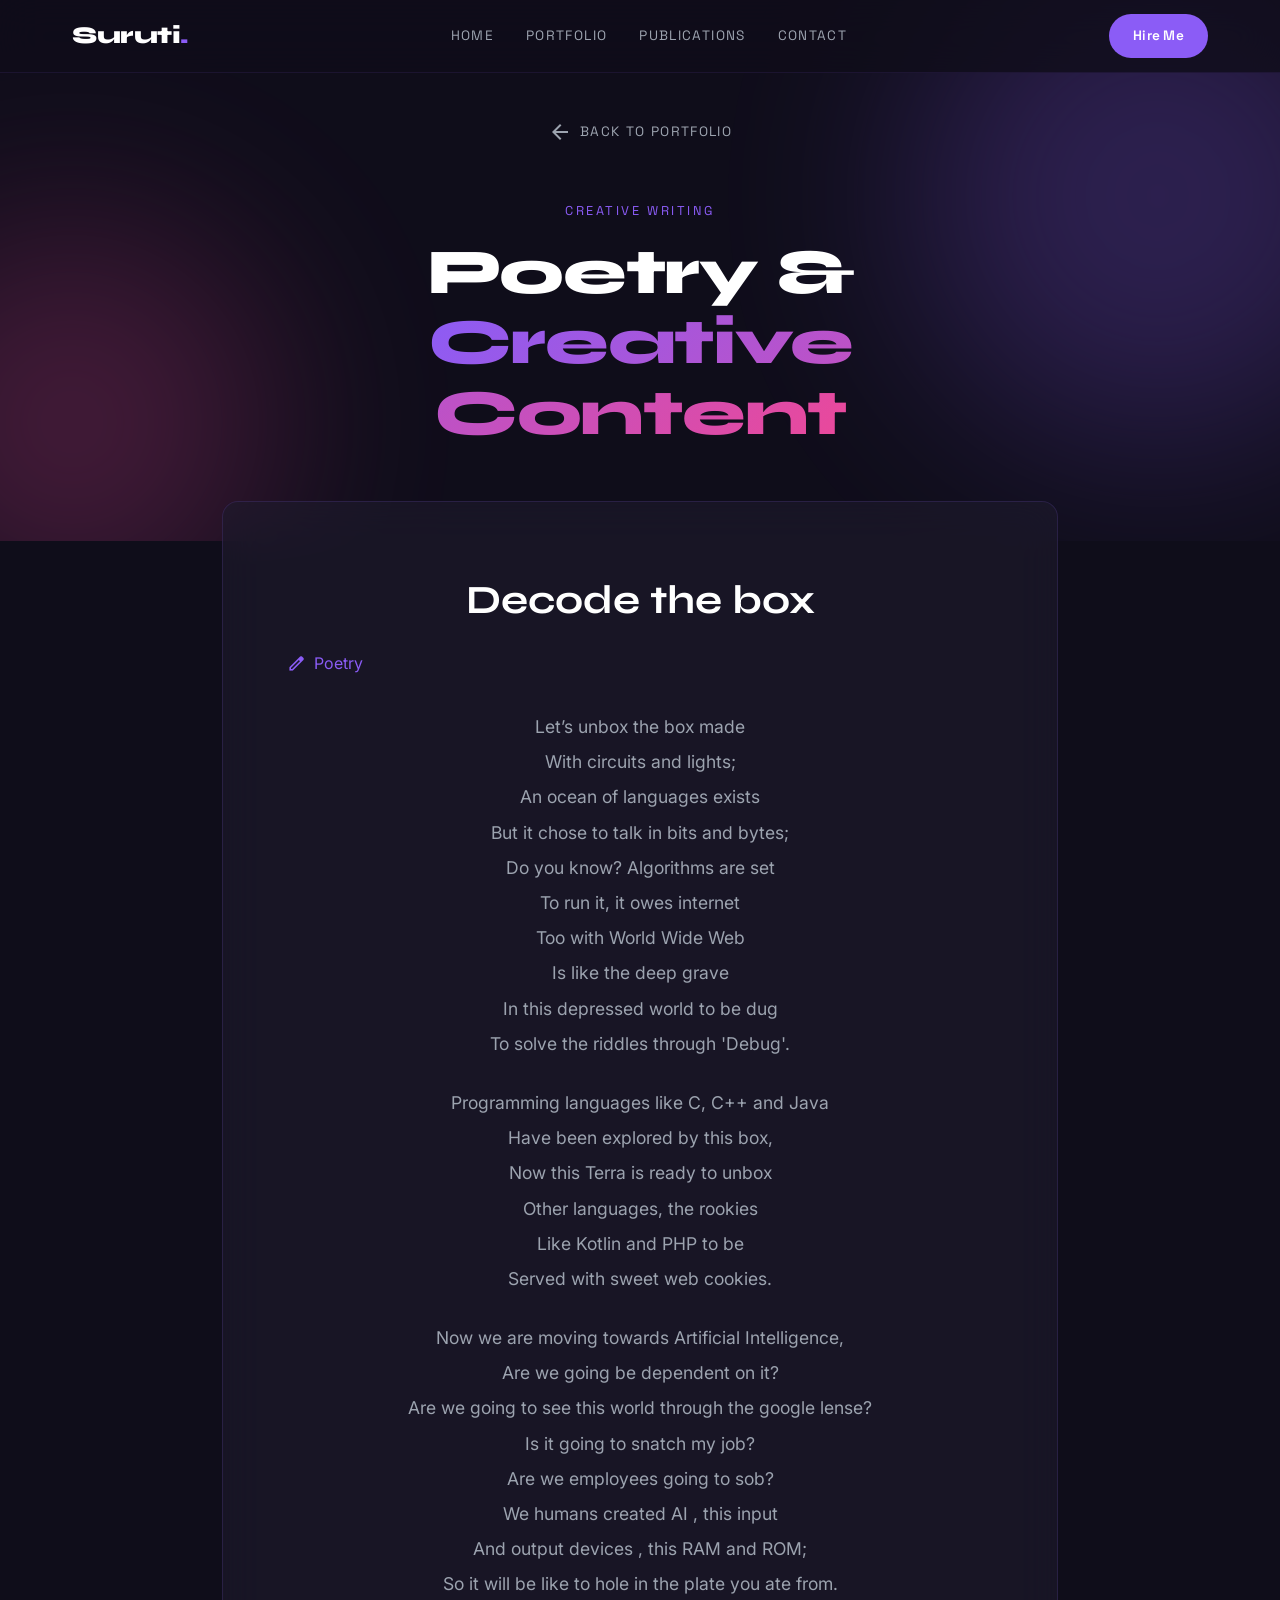
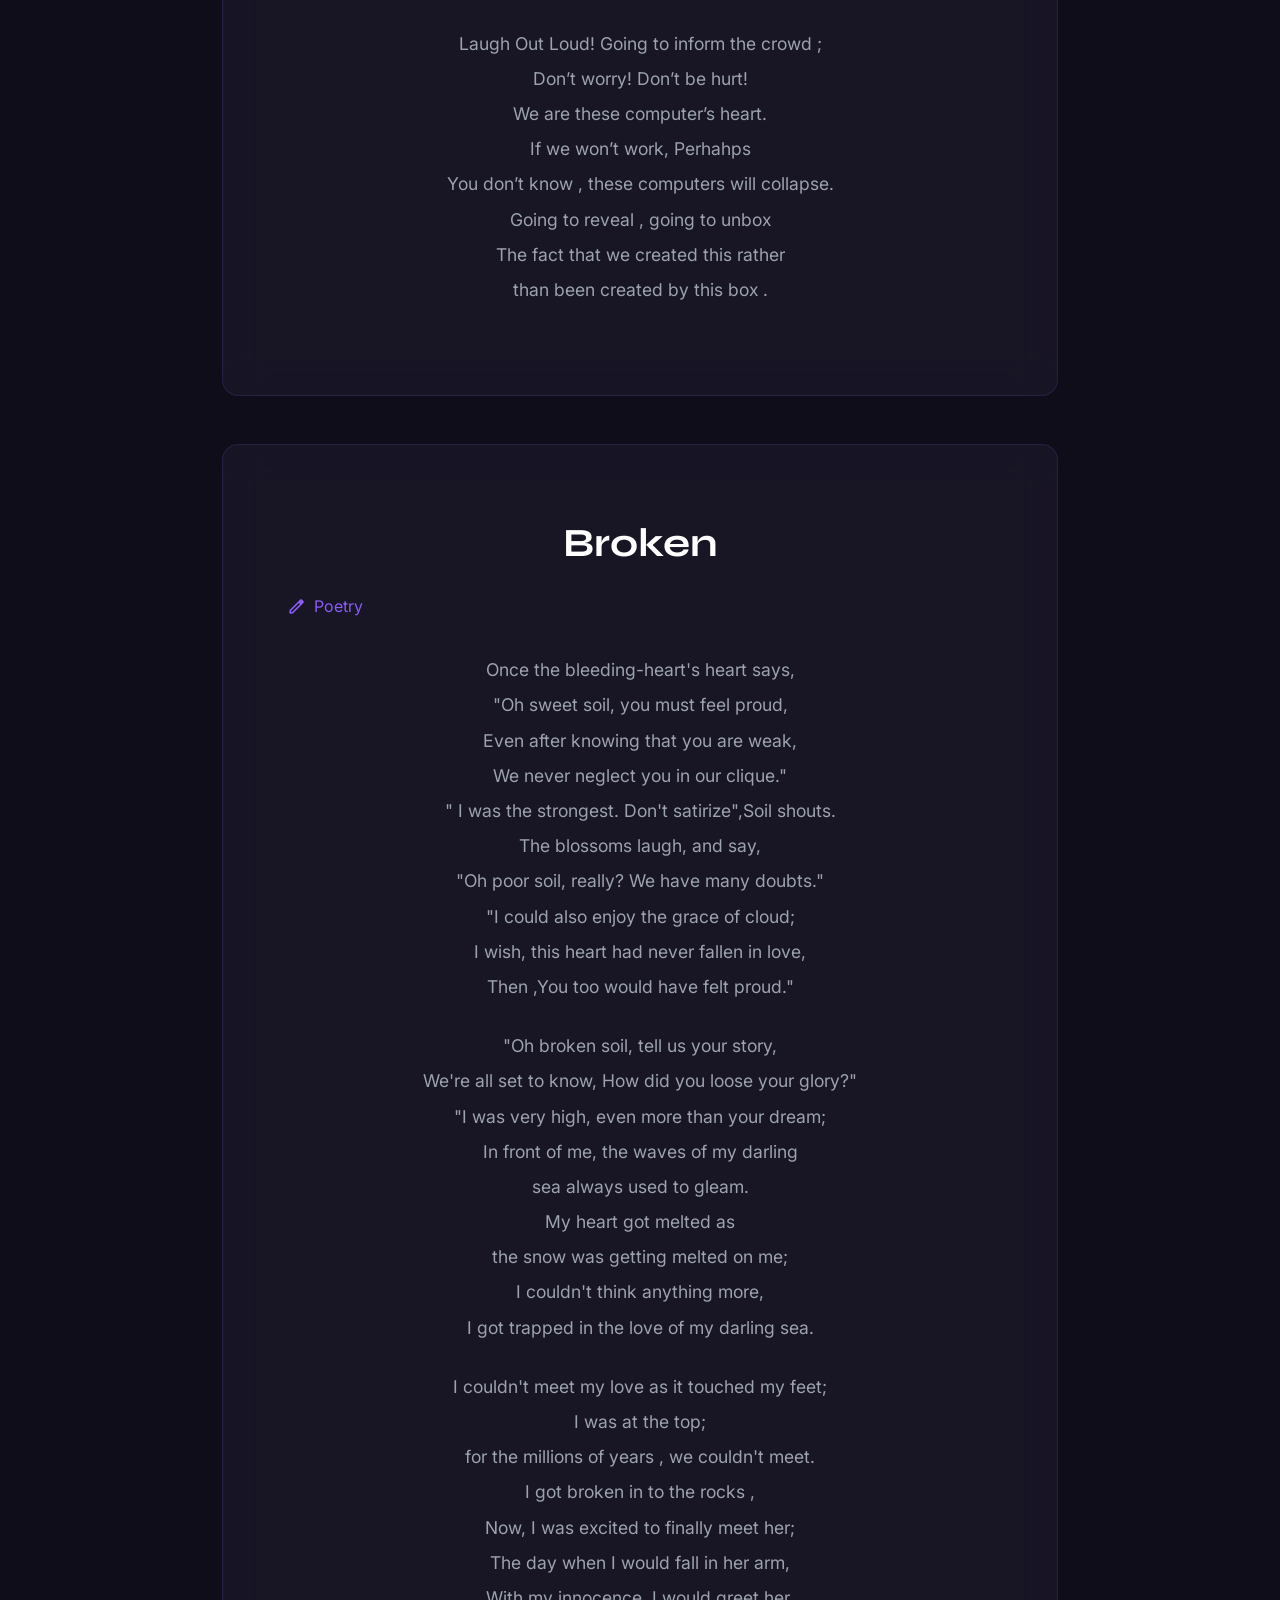
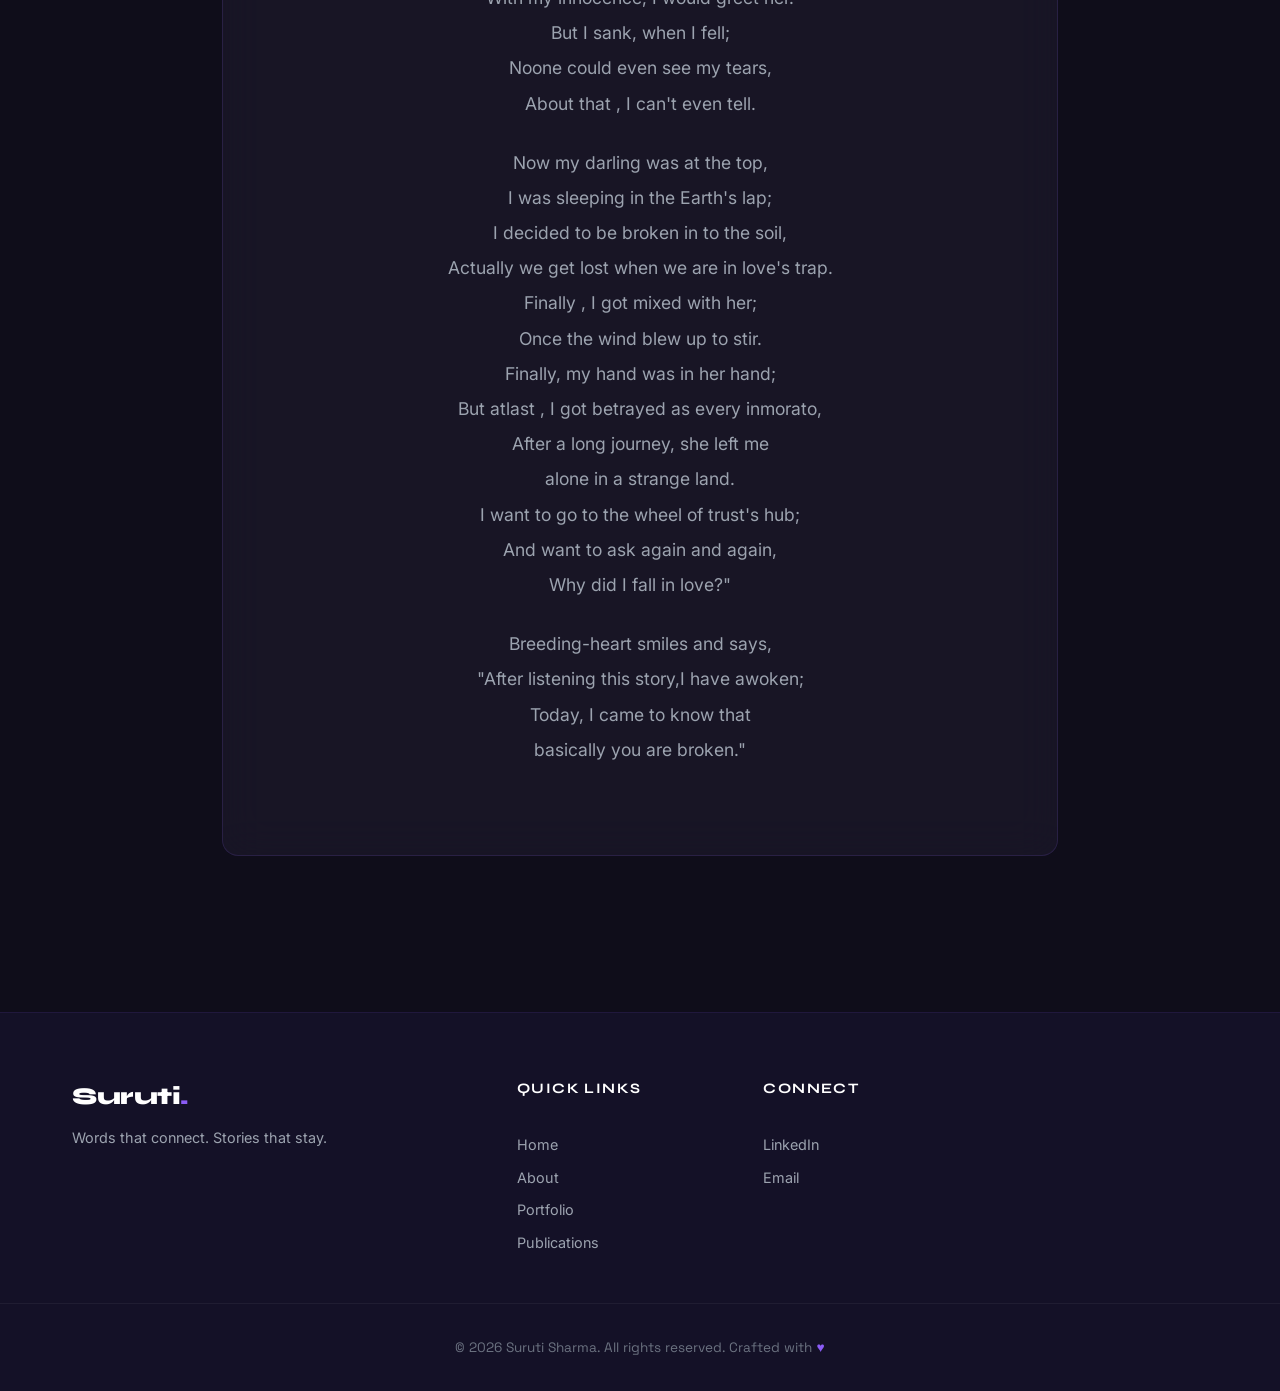
<file: blog_poetry.html>
<!DOCTYPE html>
<html lang="en">
<head>
    <meta charset="utf-8"/>
    <meta content="width=device-width, initial-scale=1.0" name="viewport"/>
    <title>Poetry & Creative Content | Suruti Sharma</title>
    <meta name="description" content="Original poetry and creative writing pieces by Suruti Sharma."/>
    <meta name="theme-color" content="#0F0D1A"/>
    <!-- Google Fonts -->
    <link href="https://fonts.googleapis.com" rel="preconnect"/>
    <link crossorigin="" href="https://fonts.gstatic.com" rel="preconnect"/>
    <link href="https://fonts.googleapis.com/css2?family=Syne:wght@400;500;600;700;800&family=Inter:wght@300;400;500;600;700&family=Space+Grotesk:wght@400;500;600;700&display=swap" rel="stylesheet"/>
    <!-- Material Symbols -->
    <link href="https://fonts.googleapis.com/css2?family=Material+Symbols+Outlined:wght,FILL@100..700,0..1&display=swap" rel="stylesheet"/>
    <link rel="stylesheet" href="style.css"/>
    <link rel="stylesheet" href="blog.css"/>
    <style>
        .coming-soon-container {
            min-height: 40vh;
            display: flex;
            flex-direction: column;
            align-items: center;
            justify-content: center;
            text-align: center;
            padding: var(--space-4xl) var(--space-xl);
        }
        .coming-soon-icon {
            font-size: 64px !important;
            color: var(--color-primary);
            margin-bottom: var(--space-lg);
            background: rgba(139, 92, 246, 0.1);
            padding: 20px;
            border-radius: 50%;
        }
    </style>
</head>
<body>

    <!-- NAVBAR -->
    <header class="navbar" id="navbar">
        <div class="navbar-inner">
            <a href="index.html#hero" class="navbar-brand">Suruti<span class="brand-accent">.</span></a>
            <nav class="navbar-links" id="navLinks">
                <a href="index.html#hero" class="nav-link">Home</a>
                <a href="index.html#portfolio" class="nav-link">Portfolio</a>
                <a href="index.html#publications" class="nav-link">Publications</a>
                <a href="index.html#contact" class="nav-link">Contact</a>
            </nav>
            <a href="index.html#contact" class="btn btn-primary btn-sm navbar-cta">Hire Me</a>
            <button class="mobile-toggle" id="mobileToggle" aria-label="Toggle Menu">
                <span class="material-symbols-outlined">menu</span>
            </button>
        </div>
    </header>

    <!-- BLOG HEADER -->
    <section class="blog-hero" style="min-height: 40vh;">
        <div class="hero-bg">
            <div class="blob blob-1" style="background: var(--color-primary);"></div>
            <div class="blob blob-2" style="background: #EC4899;"></div>
        </div>
        <div class="container">
            <div class="blog-hero-content" data-animate="fade-up">
                <a href="index.html#portfolio" class="back-link"><span class="material-symbols-outlined">arrow_back</span> Back to Portfolio</a>
                <span class="section-tag tag-case" style="margin-top: 1.5rem;">Creative Writing</span>
                <h1 class="blog-title">Poetry & <br><span class="gradient-text" style="background: linear-gradient(135deg, #8B5CF6, #EC4899); -webkit-background-clip: text; -webkit-text-fill-color: transparent;">Creative Content</span></h1>
            </div>
        </div>
    </section>

    <!-- BLOG CONTENT -->
    <section class="blog-body section" style="padding-top: 0;">
        <div class="container blog-container">
            <div class="glass-card article-card" data-animate="fade-up">
                <div class="article-header" style="text-align: center; margin-bottom: 2rem;">
                    <h2 class="article-title" style="font-family: var(--font-headline); font-size: 2.5rem; margin-bottom: 1rem; color: var(--color-text);">Decode the box</h2>
                    <div class="article-meta" style="justify-content: center; color: var(--color-primary);">
                        <span style="display: flex; align-items: center; gap: 0.5rem;"><span class="material-symbols-outlined" style="font-size: 1.2rem;">edit</span> Poetry</span>
                    </div>
                </div>
                <div class="article-content" style="text-align: center; font-size: 1.1rem; line-height: 2; color: var(--color-text-muted); font-family: var(--font-body);">
                    <p style="margin-bottom: 1.5rem;">
                        Let’s unbox the box made<br>
                        With circuits and lights;<br>
                        An ocean of languages exists<br>
                        But it chose to talk in bits and bytes;<br>
                        Do you know? Algorithms are set<br>
                        To run it, it owes internet<br>
                        Too with World Wide Web<br>
                        Is like the deep grave<br>
                        In this depressed world to be dug<br>
                        To solve the riddles through 'Debug'.
                    </p>
                    <p style="margin-bottom: 1.5rem;">
                        Programming languages like C, C++ and Java<br>
                        Have been explored by this box,<br>
                        Now this Terra is ready to unbox<br>
                        Other languages, the rookies<br>
                        Like Kotlin and PHP to be<br>
                        Served with sweet web cookies.
                    </p>
                    <p style="margin-bottom: 1.5rem;">
                        Now we are moving towards Artificial Intelligence,<br>
                        Are we going be dependent on it?<br>
                        Are we going to see this world through the google lense?<br>
                        Is it going to snatch my job?<br>
                        Are we employees going to sob?<br>
                        We humans created AI , this input<br>
                        And output devices , this RAM and ROM;<br>
                        So it will be like to hole in the plate you ate from.
                    </p>
                    <p>
                        Laugh Out Loud! Going to inform the crowd ;<br>
                        Don’t worry! Don’t be hurt!<br>
                        We are these computer’s heart.<br>
                        If we won’t work, Perhahps<br>
                        You don’t know , these computers will collapse.<br>
                        Going to reveal , going to unbox <br>
                        The fact that we created this rather<br>
                        than been created by this box .
                    </p>
                </div>
            </div>

            <div class="glass-card article-card" data-animate="fade-up" style="margin-top: 3rem;">
                <div class="article-header" style="text-align: center; margin-bottom: 2rem;">
                    <h2 class="article-title" style="font-family: var(--font-headline); font-size: 2.5rem; margin-bottom: 1rem; color: var(--color-text);">Broken</h2>
                    <div class="article-meta" style="justify-content: center; color: var(--color-primary);">
                        <span style="display: flex; align-items: center; gap: 0.5rem;"><span class="material-symbols-outlined" style="font-size: 1.2rem;">edit</span> Poetry</span>
                    </div>
                </div>
                <div class="article-content" style="text-align: center; font-size: 1.1rem; line-height: 2; color: var(--color-text-muted); font-family: var(--font-body);">
                    <p style="margin-bottom: 1.5rem;">
                        Once the bleeding-heart's heart says,<br>
                        "Oh sweet soil, you must feel proud,<br>
                        Even after knowing that you are weak,<br>
                        We never neglect you in our clique."<br>
                        " I was the strongest. Don't satirize",Soil shouts.<br>
                        The blossoms laugh, and say,<br>
                        "Oh poor soil, really? We have many doubts."<br>
                        "I could also enjoy the grace of cloud;<br>
                        I wish, this heart had never fallen in love,<br>
                        Then ,You too would have felt proud."
                    </p>
                    <p style="margin-bottom: 1.5rem;">
                        "Oh broken soil, tell us your story,<br>
                        We're all set to know, How did you loose your glory?"<br>
                        "I was very high, even more than your dream;<br>
                        In front of me, the waves of my darling<br>
                        sea always used to gleam.<br>
                        My heart got melted as<br>
                        the snow was getting melted on me; <br>
                        I couldn't think anything more,<br>
                        I got trapped in the love of my darling sea.
                    </p>
                    <p style="margin-bottom: 1.5rem;">
                        I couldn't meet my love as it touched my feet;<br>
                        I was at the top; <br>
                        for the millions of years , we couldn't meet.<br>
                        I got broken in to the rocks ,<br>
                        Now, I was excited  to finally meet her;<br>
                        The day when I would fall in her arm,<br>
                        With my innocence, I would greet her.<br>
                        But I sank, when I fell;<br>
                        Noone could even see my tears,<br>
                        About that , I can't even tell.
                    </p>
                    <p style="margin-bottom: 1.5rem;">
                        Now my darling was at the top,<br>
                        I was sleeping in the Earth's lap;<br>
                        I decided to be broken in to the soil,<br>
                        Actually we get lost when we are in love's trap.<br>
                        Finally , I got mixed with her;<br>
                        Once the wind blew up to stir.<br>
                        Finally, my hand was in her hand;<br>
                        But atlast , I got betrayed as every inmorato,<br>
                        After a long journey, she left me<br>
                        alone in a strange land.<br>
                        I want to go to the wheel of trust's hub;<br>
                        And want to ask again and again,<br>
                        Why did I fall in love?"
                    </p>
                    <p>
                        Breeding-heart smiles and says,<br>
                        "After listening this story,I have awoken;<br>
                        Today, I came to know that <br>
                        basically you are broken."
                    </p>
                </div>
            </div>
        </div>
    </section>

    <!-- FOOTER -->
    <footer class="footer" style="margin-top: 60px;">
        <div class="container footer-grid">
            <div class="footer-brand">
                <a href="index.html#hero" class="navbar-brand" style="font-size: 1.5rem;">Suruti<span class="brand-accent">.</span></a>
                <p class="footer-tagline">Words that connect. Stories that stay.</p>
            </div>
            <div class="footer-links">
                <h4 class="footer-heading">Quick Links</h4>
                <a href="index.html#hero">Home</a>
                <a href="index.html#about">About</a>
                <a href="index.html#portfolio">Portfolio</a>
                <a href="index.html#publications">Publications</a>
            </div>
            <div class="footer-links">
                <h4 class="footer-heading">Connect</h4>
                <a href="https://linkedin.com/in/surutisharma" target="_blank">LinkedIn</a>
                <a href="mailto:surutisharma2408@gmail.com">Email</a>
            </div>
        </div>
        <div class="footer-bottom">
            <p>© 2026 Suruti Sharma. All rights reserved. Crafted with <span style="color: #8B5CF6;">♥</span></p>
        </div>
    </footer>

    <script src="script.js"></script>
</body>
</html>
</file>
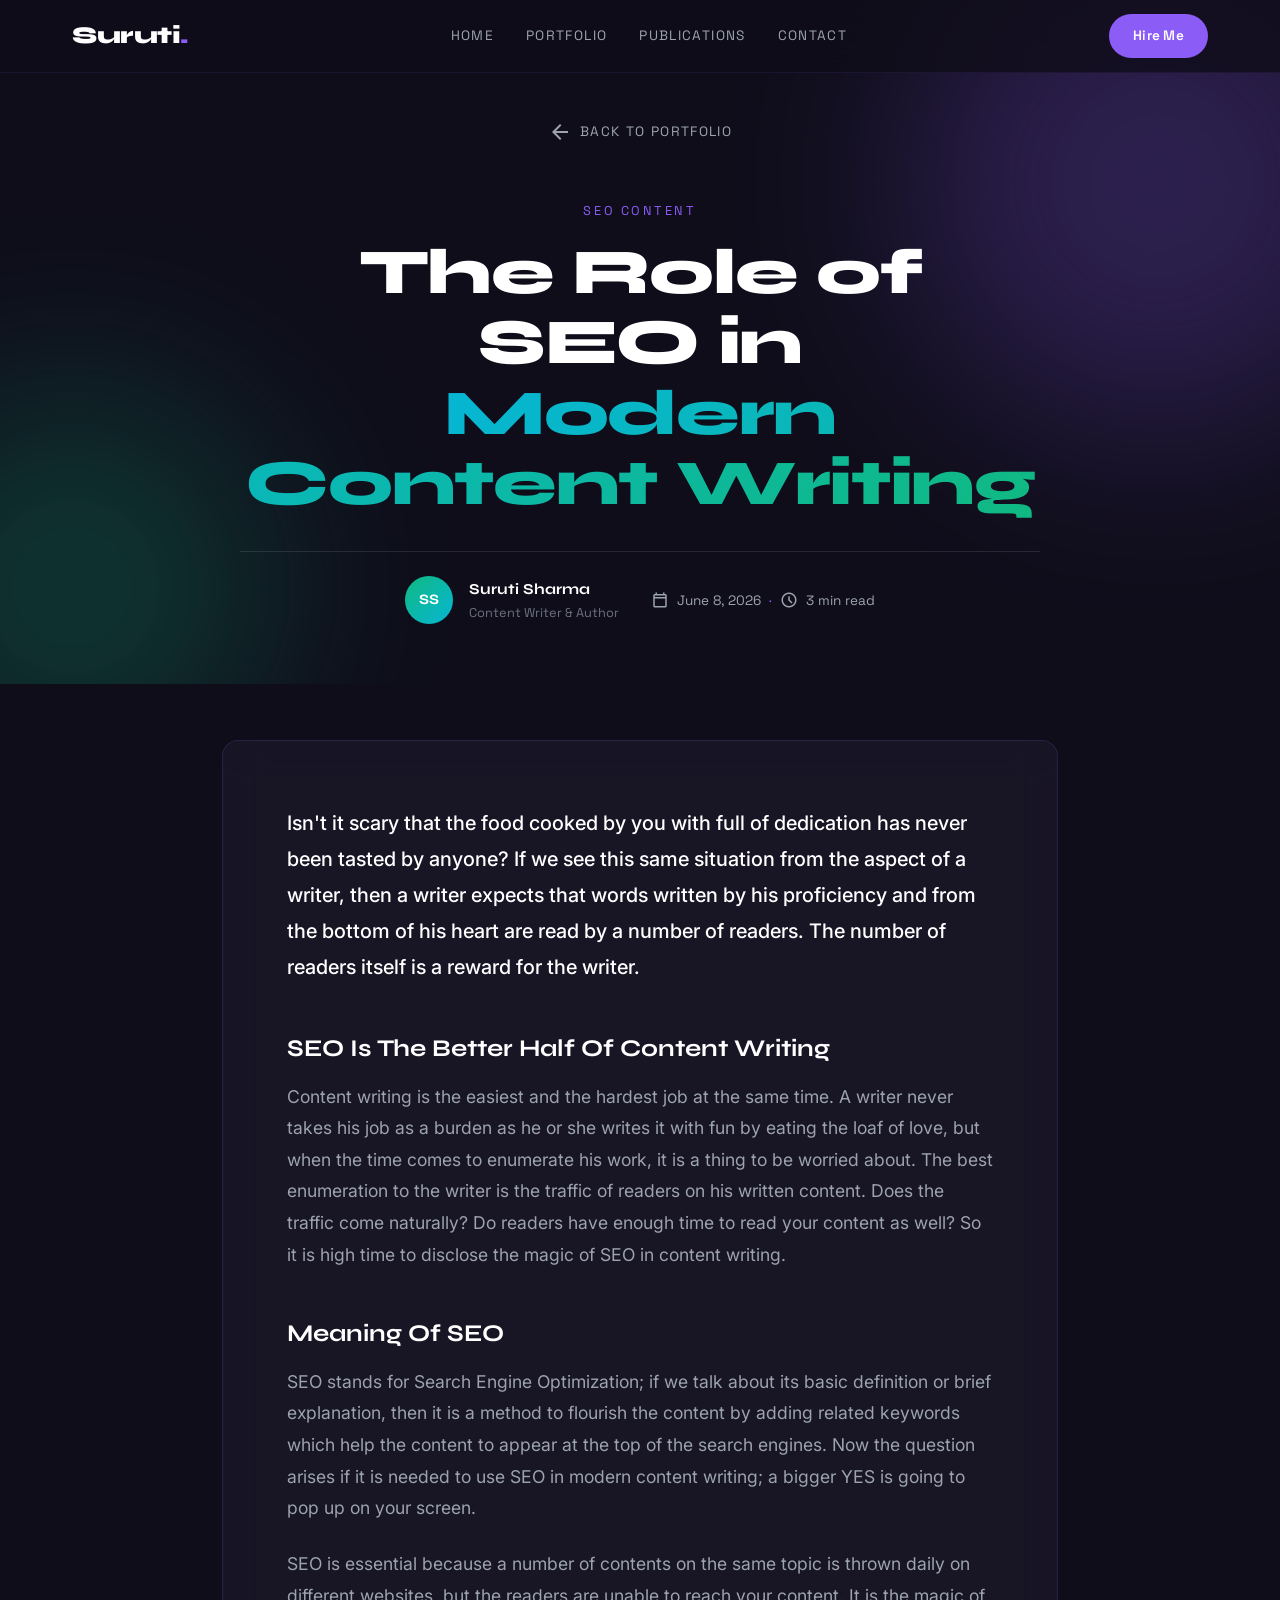
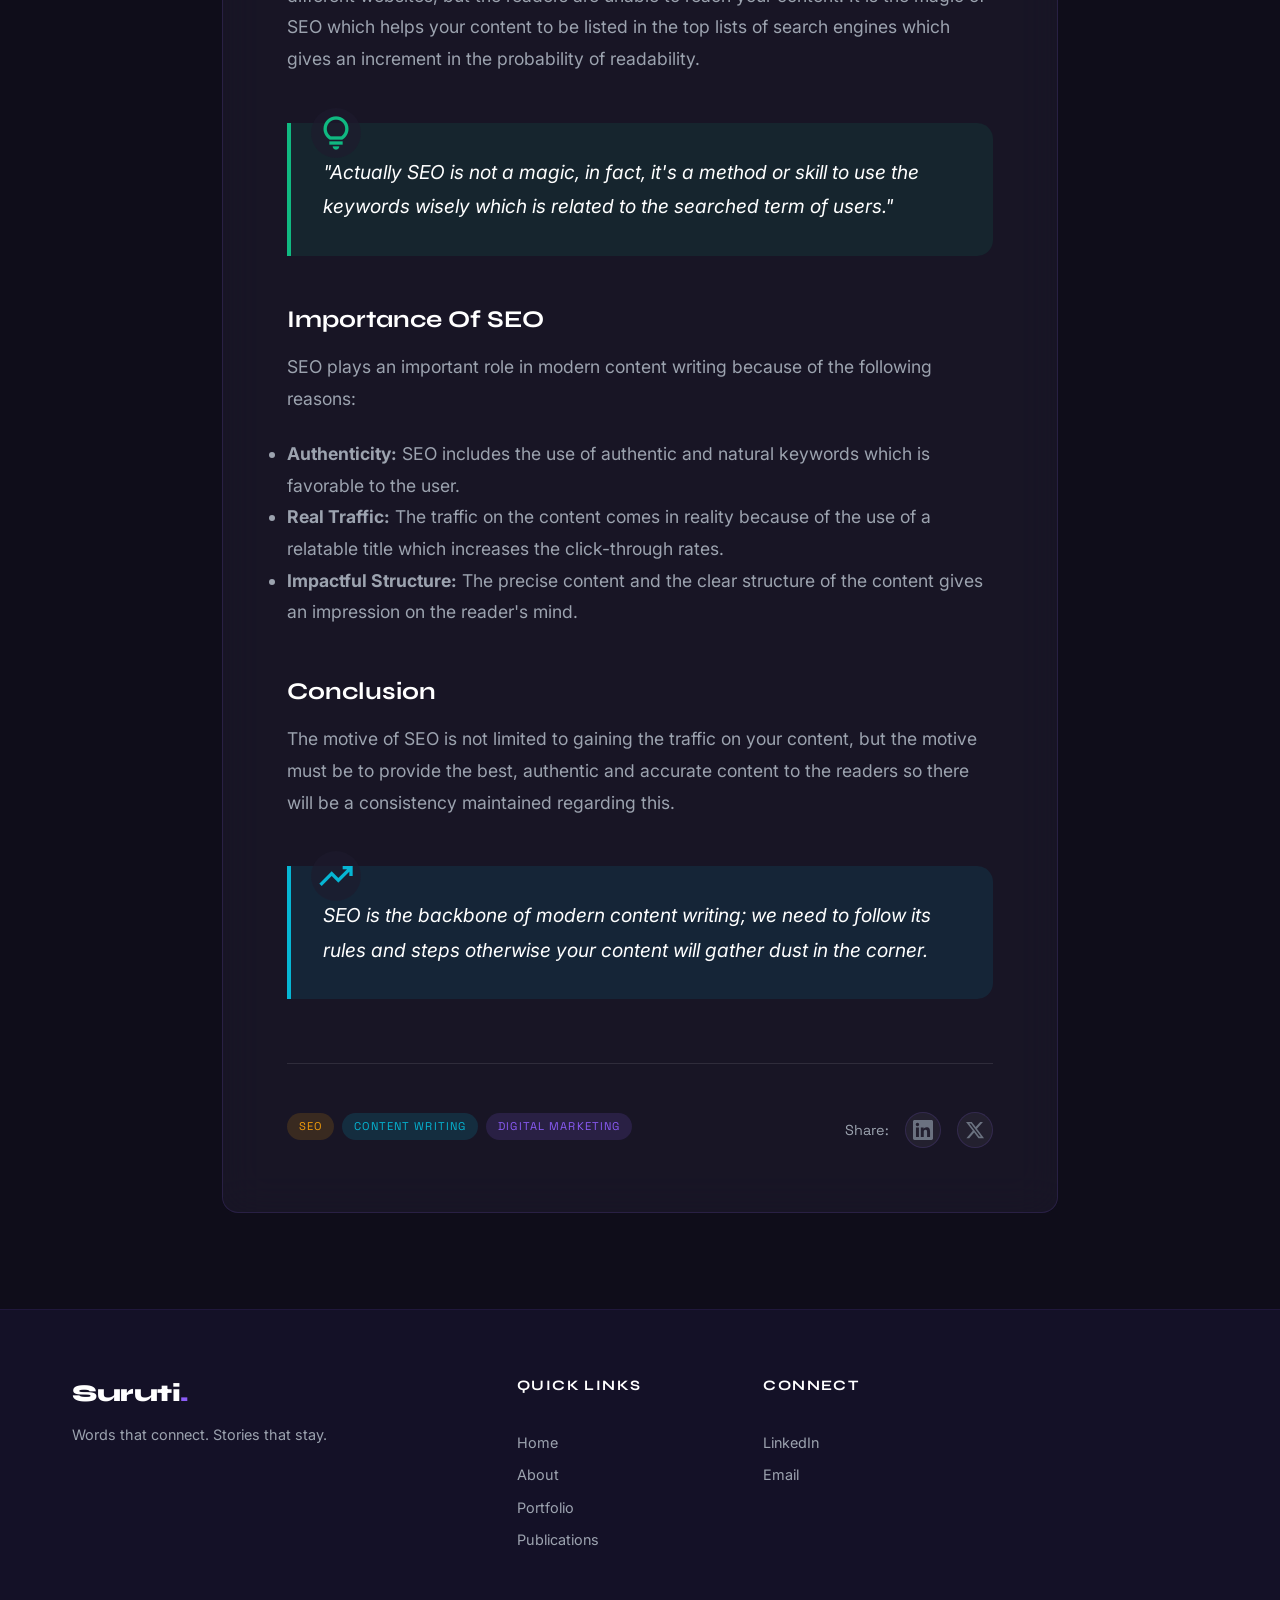
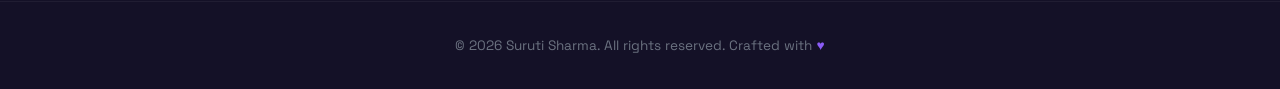
<file: blog_role_of_seo.html>
<!DOCTYPE html>
<html lang="en">
<head>
    <meta charset="utf-8"/>
    <meta content="width=device-width, initial-scale=1.0" name="viewport"/>
    <title>The Role of SEO in Modern Content Writing | Suruti Sharma</title>
    <meta name="description" content="Discover the importance and meaning of SEO as the backbone of modern content writing by Suruti Sharma."/>
    <meta name="theme-color" content="#0F0D1A"/>
    <!-- Google Fonts -->
    <link href="https://fonts.googleapis.com" rel="preconnect"/>
    <link crossorigin="" href="https://fonts.gstatic.com" rel="preconnect"/>
    <link href="https://fonts.googleapis.com/css2?family=Syne:wght@400;500;600;700;800&family=Inter:wght@300;400;500;600;700&family=Space+Grotesk:wght@400;500;600;700&display=swap" rel="stylesheet"/>
    <!-- Material Symbols -->
    <link href="https://fonts.googleapis.com/css2?family=Material+Symbols+Outlined:wght,FILL@100..700,0..1&display=swap" rel="stylesheet"/>
    <link rel="stylesheet" href="style.css"/>
    <link rel="stylesheet" href="blog.css"/>
</head>
<body>

    <!-- NAVBAR -->
    <header class="navbar" id="navbar">
        <div class="navbar-inner">
            <a href="index.html#hero" class="navbar-brand">Suruti<span class="brand-accent">.</span></a>
            <nav class="navbar-links" id="navLinks">
                <a href="index.html#hero" class="nav-link">Home</a>
                <a href="index.html#portfolio" class="nav-link">Portfolio</a>
                <a href="index.html#publications" class="nav-link">Publications</a>
                <a href="index.html#contact" class="nav-link">Contact</a>
            </nav>
            <a href="index.html#contact" class="btn btn-primary btn-sm navbar-cta">Hire Me</a>
            <button class="mobile-toggle" id="mobileToggle" aria-label="Toggle Menu">
                <span class="material-symbols-outlined">menu</span>
            </button>
        </div>
    </header>

    <!-- BLOG HEADER -->
    <section class="blog-hero">
        <div class="hero-bg">
            <div class="blob blob-1" style="background: var(--color-primary);"></div>
            <div class="blob blob-2" style="background: #10B981;"></div>
        </div>
        <div class="container">
            <div class="blog-hero-content" data-animate="fade-up">
                <a href="index.html#portfolio" class="back-link"><span class="material-symbols-outlined">arrow_back</span> Back to Portfolio</a>
                <span class="section-tag tag-copy" style="margin-top: 1.5rem;">SEO Content</span>
                <h1 class="blog-title">The Role of SEO in <br><span class="gradient-text" style="background: linear-gradient(135deg, #06B6D4, #10B981); -webkit-background-clip: text; -webkit-text-fill-color: transparent;">Modern Content Writing</span></h1>
                
                <div class="blog-meta-info">
                    <div class="author-info">
                        <div class="author-avatar" style="background: linear-gradient(135deg, #10B981, #06B6D4);">SS</div>
                        <div>
                            <p class="author-name">Suruti Sharma</p>
                            <p class="author-role">Content Writer & Author</p>
                        </div>
                    </div>
                    <div class="post-stats">
                        <span class="material-symbols-outlined">calendar_today</span> <span>June 8, 2026</span>
                        <span class="blog-meta-dot">·</span>
                        <span class="material-symbols-outlined">schedule</span> <span>3 min read</span>
                    </div>
                </div>
            </div>
        </div>
    </section>

    <!-- BLOG CONTENT -->
    <section class="blog-body section">
        <div class="container blog-container">
            <div class="glass-card article-card" data-animate="fade-up">
                
                <div class="article-content" id="articleContent">
                    <p class="lead">Isn't it scary that the food cooked by you with full of dedication has never been tasted by anyone? If we see this same situation from the aspect of a writer, then a writer expects that words written by his proficiency and from the bottom of his heart are read by a number of readers. The number of readers itself is a reward for the writer.</p>
                    
                    <h3>SEO Is The Better Half Of Content Writing</h3>
                    <p>Content writing is the easiest and the hardest job at the same time. A writer never takes his job as a burden as he or she writes it with fun by eating the loaf of love, but when the time comes to enumerate his work, it is a thing to be worried about. The best enumeration to the writer is the traffic of readers on his written content. Does the traffic come naturally? Do readers have enough time to read your content as well? So it is high time to disclose the magic of SEO in content writing.</p>
                    
                    <h3>Meaning Of SEO</h3>
                    <p>SEO stands for Search Engine Optimization; if we talk about its basic definition or brief explanation, then it is a method to flourish the content by adding related keywords which help the content to appear at the top of the search engines. Now the question arises if it is needed to use SEO in modern content writing; a bigger YES is going to pop up on your screen.</p>
                    <p>SEO is essential because a number of contents on the same topic is thrown daily on different websites, but the readers are unable to reach your content. It is the magic of SEO which helps your content to be listed in the top lists of search engines which gives an increment in the probability of readability.</p>
                    
                    <div class="article-highlight" style="border-left-color: #10B981; background: rgba(16, 185, 129, 0.1);">
                        <span class="material-symbols-outlined quote-icon" style="color: #10B981;">lightbulb</span>
                        <p>"Actually SEO is not a magic, in fact, it's a method or skill to use the keywords wisely which is related to the searched term of users."</p>
                    </div>
                    
                    <h3>Importance Of SEO</h3>
                    <p>SEO plays an important role in modern content writing because of the following reasons:</p>
                    <ul>
                        <li><strong>Authenticity:</strong> SEO includes the use of authentic and natural keywords which is favorable to the user.</li>
                        <li><strong>Real Traffic:</strong> The traffic on the content comes in reality because of the use of a relatable title which increases the click-through rates.</li>
                        <li><strong>Impactful Structure:</strong> The precise content and the clear structure of the content gives an impression on the reader's mind.</li>
                    </ul>

                    <h3>Conclusion</h3>
                    <p>The motive of SEO is not limited to gaining the traffic on your content, but the motive must be to provide the best, authentic and accurate content to the readers so there will be a consistency maintained regarding this.</p>
                    
                    <div class="article-highlight" style="border-left-color: #06B6D4; background: rgba(6, 182, 212, 0.1);">
                        <span class="material-symbols-outlined quote-icon" style="color: #06B6D4;">trending_up</span>
                        <p>SEO is the backbone of modern content writing; we need to follow its rules and steps otherwise your content will gather dust in the corner.</p>
                    </div>
                </div>

                <div class="article-footer">
                    <div class="article-tags">
                        <span class="portfolio-tag tag-copy">SEO</span>
                        <span class="portfolio-tag tag-brand">Content Writing</span>
                        <span class="portfolio-tag">Digital Marketing</span>
                    </div>
                    <div class="share-buttons">
                        <span>Share:</span>
                        <a href="#" class="social-icon" aria-label="Share on LinkedIn"><svg width="20" height="20" fill="currentColor" viewBox="0 0 24 24"><path d="M20.447 20.452h-3.554v-5.569c0-1.328-.027-3.037-1.852-3.037-1.853 0-2.136 1.445-2.136 2.939v5.667H9.351V9h3.414v1.561h.046c.477-.9 1.637-1.85 3.37-1.85 3.601 0 4.267 2.37 4.267 5.455v6.286zM5.337 7.433a2.062 2.062 0 01-2.063-2.065 2.064 2.064 0 112.063 2.065zm1.782 13.019H3.555V9h3.564v11.452zM22.225 0H1.771C.792 0 0 .774 0 1.729v20.542C0 23.227.792 24 1.771 24h20.451C23.2 24 24 23.227 24 22.271V1.729C24 .774 23.2 0 22.222 0h.003z"/></svg></a>
                        <a href="#" class="social-icon" aria-label="Share on Twitter"><svg width="20" height="20" fill="currentColor" viewBox="0 0 24 24"><path d="M18.244 2.25h3.308l-7.227 8.26 8.502 11.24H16.17l-5.214-6.817L4.99 21.75H1.68l7.73-8.835L1.254 2.25H8.08l4.713 6.231zm-1.161 17.52h1.833L7.084 4.126H5.117z"/></svg></a>
                    </div>
                </div>
            </div>
        </div>
    </section>

    <!-- FOOTER -->
    <footer class="footer">
        <div class="container footer-grid">
            <div class="footer-brand">
                <a href="index.html#hero" class="navbar-brand" style="font-size: 1.5rem;">Suruti<span class="brand-accent">.</span></a>
                <p class="footer-tagline">Words that connect. Stories that stay.</p>
            </div>
            <div class="footer-links">
                <h4 class="footer-heading">Quick Links</h4>
                <a href="index.html#hero">Home</a>
                <a href="index.html#about">About</a>
                <a href="index.html#portfolio">Portfolio</a>
                <a href="index.html#publications">Publications</a>
            </div>
            <div class="footer-links">
                <h4 class="footer-heading">Connect</h4>
                <a href="https://linkedin.com/in/surutisharma" target="_blank">LinkedIn</a>
                <a href="mailto:surutisharma2408@gmail.com">Email</a>
            </div>
        </div>
        <div class="footer-bottom">
            <p>© 2026 Suruti Sharma. All rights reserved. Crafted with <span style="color: #8B5CF6;">♥</span></p>
        </div>
    </footer>

    <script src="script.js"></script>
    <script src="blog.js"></script>
</body>
</html>
</file>
<file: style.css>
/* ============================================= */
/* DESIGN TOKENS & RESET                        */
/* ============================================= */
:root {
    /* Colors - Dark Premium Theme */
    --color-bg: #0F0D1A;
    --color-bg-alt: #141127;
    --color-surface: #1E1B2E;
    --color-surface-glass: rgba(30, 27, 46, 0.6);
    --color-surface-glass-hover: rgba(30, 27, 46, 0.8);

    --color-primary: #8B5CF6;
    --color-primary-hover: #7C3AED;
    --color-primary-glow: rgba(139, 92, 246, 0.35);
    --color-secondary: #06B6D4;
    --color-tertiary: #F59E0B;

    --color-text: #FFFFFF;
    --color-text-muted: #9CA3AF;
    --color-text-dim: #6B7280;

    --color-border: rgba(139, 92, 246, 0.15);
    --color-border-hover: rgba(139, 92, 246, 0.4);

    /* Typography */
    --font-headline: 'Syne', sans-serif;
    --font-body: 'Inter', sans-serif;
    --font-label: 'Space Grotesk', sans-serif;

    /* Spacing */
    --space-xs: 0.25rem;
    --space-sm: 0.5rem;
    --space-md: 1rem;
    --space-lg: 1.5rem;
    --space-xl: 2rem;
    --space-2xl: 3rem;
    --space-3xl: 4rem;
    --space-4xl: 6rem;

    /* Border Radius */
    --radius-sm: 0.5rem;
    --radius-md: 0.75rem;
    --radius-lg: 1rem;
    --radius-xl: 1.5rem;
    --radius-full: 9999px;

    /* Transitions */
    --transition-fast: 0.2s ease;
    --transition-base: 0.3s ease;
    --transition-slow: 0.5s ease;

    /* Shadows */
    --shadow-card: 0 4px 30px rgba(0, 0, 0, 0.3);
    --shadow-glow: 0 0 40px var(--color-primary-glow);
}

*, *::before, *::after {
    margin: 0;
    padding: 0;
    box-sizing: border-box;
}

html {
    scroll-behavior: smooth;
    scroll-padding-top: 5rem;
}

body {
    font-family: var(--font-body);
    background-color: var(--color-bg);
    color: var(--color-text);
    line-height: 1.7;
    overflow-x: hidden;
    -webkit-font-smoothing: antialiased;
    -moz-osx-font-smoothing: grayscale;
}

::selection {
    background: var(--color-primary);
    color: white;
}

a {
    text-decoration: none;
    color: inherit;
    transition: var(--transition-base);
}

img {
    max-width: 100%;
    display: block;
}

.material-symbols-outlined {
    font-variation-settings: 'FILL' 0, 'wght' 400, 'GRAD' 0, 'opsz' 24;
    vertical-align: middle;
}

/* ============================================= */
/* UTILITY CLASSES                               */
/* ============================================= */
.container {
    max-width: 1200px;
    margin: 0 auto;
    padding: 0 var(--space-xl);
}

.gradient-text {
    background: linear-gradient(135deg, var(--color-primary), var(--color-secondary));
    -webkit-background-clip: text;
    -webkit-text-fill-color: transparent;
    background-clip: text;
}

.glass-card {
    background: var(--color-surface-glass);
    backdrop-filter: blur(20px);
    -webkit-backdrop-filter: blur(20px);
    border: 1px solid var(--color-border);
    border-radius: var(--radius-lg);
    transition: var(--transition-base);
}

.glass-card:hover {
    border-color: var(--color-border-hover);
    background: var(--color-surface-glass-hover);
    transform: translateY(-4px);
    box-shadow: var(--shadow-glow);
}

/* Buttons */
.btn {
    display: inline-flex;
    align-items: center;
    gap: var(--space-sm);
    padding: 0.875rem 2rem;
    border-radius: var(--radius-full);
    font-family: var(--font-label);
    font-size: 0.9rem;
    font-weight: 600;
    letter-spacing: 0.02em;
    cursor: pointer;
    border: none;
    transition: var(--transition-base);
    text-decoration: none;
}

.btn-primary {
    background: var(--color-primary);
    color: white;
}

.btn-primary:hover {
    background: var(--color-primary-hover);
    transform: translateY(-2px);
    box-shadow: 0 8px 30px var(--color-primary-glow);
}

.btn-glow {
    box-shadow: 0 4px 20px var(--color-primary-glow);
}

.btn-glow:hover {
    box-shadow: 0 8px 40px var(--color-primary-glow);
}

.btn-outline {
    background: transparent;
    color: var(--color-text);
    border: 2px solid rgba(255, 255, 255, 0.2);
}

.btn-outline:hover {
    border-color: var(--color-secondary);
    color: var(--color-secondary);
    transform: translateY(-2px);
}

.btn-sm {
    padding: 0.625rem 1.5rem;
    font-size: 0.85rem;
}

.btn-full {
    width: 100%;
    justify-content: center;
}

/* Section Styles */
.section {
    padding: var(--space-4xl) 0;
    position: relative;
}

.section-alt {
    background: var(--color-bg-alt);
}

.section-header {
    text-align: center;
    margin-bottom: var(--space-3xl);
}

.section-tag {
    font-family: var(--font-label);
    font-size: 0.8rem;
    text-transform: uppercase;
    letter-spacing: 0.2em;
    color: var(--color-primary);
    display: block;
    margin-bottom: var(--space-md);
}

.section-title {
    font-family: var(--font-headline);
    font-size: clamp(2rem, 4vw, 3rem);
    font-weight: 800;
    margin-bottom: var(--space-md);
    line-height: 1.2;
}

.section-subtitle {
    color: var(--color-text-muted);
    font-size: 1.05rem;
    max-width: 600px;
    margin: 0 auto;
}

.section-accent {
    width: 60px;
    height: 4px;
    background: linear-gradient(90deg, var(--color-primary), var(--color-secondary));
    border-radius: var(--radius-full);
    margin: var(--space-lg) auto 0;
}

/* ============================================= */
/* NAVBAR                                        */
/* ============================================= */
.navbar {
    position: fixed;
    top: 0;
    left: 0;
    width: 100%;
    z-index: 1000;
    background: rgba(15, 13, 26, 0.8);
    backdrop-filter: blur(20px);
    -webkit-backdrop-filter: blur(20px);
    border-bottom: 1px solid rgba(139, 92, 246, 0.1);
    transition: var(--transition-base);
}

.navbar.scrolled {
    box-shadow: 0 4px 30px rgba(0, 0, 0, 0.3);
}

.navbar-inner {
    display: flex;
    align-items: center;
    justify-content: space-between;
    max-width: 1200px;
    margin: 0 auto;
    padding: 0 var(--space-xl);
    height: 72px;
}

.navbar-brand {
    font-family: var(--font-headline);
    font-size: 1.5rem;
    font-weight: 800;
    color: var(--color-text);
    letter-spacing: -0.02em;
}

.brand-accent {
    color: var(--color-primary);
}

.navbar-links {
    display: flex;
    align-items: center;
    gap: var(--space-xl);
}

.nav-link {
    font-family: var(--font-label);
    font-size: 0.85rem;
    color: var(--color-text-muted);
    text-transform: uppercase;
    letter-spacing: 0.1em;
    position: relative;
    padding: var(--space-xs) 0;
}

.nav-link::after {
    content: '';
    position: absolute;
    bottom: -2px;
    left: 0;
    width: 0;
    height: 2px;
    background: var(--color-primary);
    border-radius: var(--radius-full);
    transition: var(--transition-base);
}

.nav-link:hover,
.nav-link.active {
    color: var(--color-text);
}

.nav-link:hover::after,
.nav-link.active::after {
    width: 100%;
}

.navbar-cta {
    display: inline-flex;
}

.mobile-toggle {
    display: none;
    background: none;
    border: none;
    color: var(--color-text);
    cursor: pointer;
    font-size: 1.5rem;
}

/* ============================================= */
/* HERO SECTION                                  */
/* ============================================= */
.hero {
    min-height: 100vh;
    display: flex;
    align-items: center;
    position: relative;
    padding-top: 72px;
    overflow: hidden;
}

.hero-bg {
    position: absolute;
    inset: 0;
    z-index: 0;
    overflow: hidden;
}

.blob {
    position: absolute;
    border-radius: 50%;
    filter: blur(100px);
    opacity: 0.4;
    animation: blobFloat 8s ease-in-out infinite;
}

.blob-1 {
    width: 500px;
    height: 500px;
    background: var(--color-primary);
    top: -10%;
    right: -10%;
    animation-delay: 0s;
}

.blob-2 {
    width: 400px;
    height: 400px;
    background: var(--color-secondary);
    bottom: -15%;
    left: -10%;
    animation-delay: -3s;
}

.blob-3 {
    width: 300px;
    height: 300px;
    background: var(--color-tertiary);
    top: 50%;
    left: 40%;
    opacity: 0.15;
    animation-delay: -5s;
}

@keyframes blobFloat {
    0%, 100% { transform: translate(0, 0) scale(1); }
    25% { transform: translate(30px, -20px) scale(1.05); }
    50% { transform: translate(-20px, 20px) scale(0.95); }
    75% { transform: translate(20px, 10px) scale(1.02); }
}

.hero-grid {
    display: grid;
    grid-template-columns: 1fr 1fr;
    gap: var(--space-3xl);
    align-items: center;
    position: relative;
    z-index: 1;
}

.hero-content {
    display: flex;
    flex-direction: column;
    gap: var(--space-lg);
}

.badge {
    display: inline-flex;
    align-items: center;
    gap: var(--space-sm);
    padding: 0.5rem 1rem;
    border-radius: var(--radius-full);
    background: var(--color-surface-glass);
    border: 1px solid var(--color-border);
    backdrop-filter: blur(10px);
    width: fit-content;
}

.badge-dot {
    width: 8px;
    height: 8px;
    border-radius: 50%;
    background: var(--color-secondary);
    animation: pulse 2s ease-in-out infinite;
}

@keyframes pulse {
    0%, 100% { opacity: 1; box-shadow: 0 0 0 0 rgba(6, 182, 212, 0.5); }
    50% { opacity: 0.7; box-shadow: 0 0 0 8px rgba(6, 182, 212, 0); }
}

.badge-text {
    font-family: var(--font-label);
    font-size: 0.8rem;
    color: var(--color-secondary);
    font-weight: 500;
}

.hero-title {
    font-family: var(--font-headline);
    line-height: 1.05;
    letter-spacing: -0.04em;
}

.hero-title-line {
    display: block;
    font-size: clamp(3.5rem, 7vw, 5.5rem);
    font-weight: 800;
}

.hero-subtitle {
    font-family: var(--font-label);
    font-size: clamp(1rem, 1.5vw, 1.25rem);
    color: var(--color-text-muted);
    font-weight: 500;
    letter-spacing: 0.02em;
}

.hero-description {
    font-size: 1.05rem;
    color: var(--color-text-muted);
    line-height: 1.8;
    max-width: 520px;
}

.hero-actions {
    display: flex;
    gap: var(--space-md);
    flex-wrap: wrap;
    margin-top: var(--space-sm);
}

.hero-socials {
    display: flex;
    align-items: center;
    gap: var(--space-lg);
    margin-top: var(--space-xl);
    padding-top: var(--space-xl);
    border-top: 1px solid rgba(255, 255, 255, 0.08);
}

.social-icon {
    color: var(--color-text-dim);
    transition: var(--transition-base);
    display: flex;
    align-items: center;
}

.social-icon:hover {
    color: var(--color-primary);
    transform: translateY(-3px);
}

/* Hero Visual / Illustration */
.hero-visual {
    position: relative;
    display: flex;
    align-items: center;
    justify-content: center;
    min-height: 500px;
}

.hero-glow {
    position: absolute;
    width: 400px;
    height: 400px;
    background: radial-gradient(circle, var(--color-primary-glow), transparent 70%);
    border-radius: 50%;
    animation: pulseGlow 4s ease-in-out infinite;
}

@keyframes pulseGlow {
    0%, 100% { opacity: 0.5; transform: scale(1); }
    50% { opacity: 0.8; transform: scale(1.1); }
}

.hero-image-wrapper {
    position: relative;
    width: 350px;
    height: 350px;
    display: flex;
    align-items: center;
    justify-content: center;
}

.hero-abstract-shape {
    position: absolute;
    width: 100%;
    height: 100%;
    border-radius: 30% 70% 70% 30% / 30% 30% 70% 70%;
    background: linear-gradient(135deg, rgba(139, 92, 246, 0.2), rgba(6, 182, 212, 0.2));
    border: 1px solid rgba(139, 92, 246, 0.3);
    animation: morphShape 8s ease-in-out infinite;
}

@keyframes morphShape {
    0%, 100% { border-radius: 30% 70% 70% 30% / 30% 30% 70% 70%; }
    25% { border-radius: 58% 42% 75% 25% / 76% 46% 54% 24%; }
    50% { border-radius: 50% 50% 33% 67% / 55% 27% 73% 45%; }
    75% { border-radius: 33% 67% 58% 42% / 63% 68% 32% 37%; }
}

.hero-pen-icon {
    color: var(--color-primary);
    z-index: 2;
    animation: floatPen 6s ease-in-out infinite;
    filter: drop-shadow(0 0 30px var(--color-primary-glow));
}

@keyframes floatPen {
    0%, 100% { transform: translateY(0) rotate(0deg); }
    50% { transform: translateY(-20px) rotate(5deg); }
}

.floating-card {
    position: absolute;
    display: flex;
    align-items: center;
    gap: var(--space-md);
    padding: var(--space-md) var(--space-lg);
    background: var(--color-surface-glass);
    backdrop-filter: blur(20px);
    -webkit-backdrop-filter: blur(20px);
    border: 1px solid var(--color-border);
    border-radius: var(--radius-lg);
    box-shadow: var(--shadow-card);
    animation: floatCard 6s ease-in-out infinite;
    z-index: 3;
}

.floating-card-1 {
    top: 15%;
    right: -10%;
    animation-delay: -2s;
}

.floating-card-2 {
    bottom: 15%;
    left: -5%;
    animation-delay: -4s;
}

@keyframes floatCard {
    0%, 100% { transform: translateY(0); }
    50% { transform: translateY(-15px); }
}

.floating-card-icon {
    width: 44px;
    height: 44px;
    border-radius: var(--radius-md);
    display: flex;
    align-items: center;
    justify-content: center;
}

.floating-card-title {
    font-family: var(--font-headline);
    font-weight: 700;
    font-size: 1.1rem;
}

.floating-card-label {
    font-family: var(--font-label);
    font-size: 0.75rem;
    color: var(--color-text-muted);
}

/* Scroll Indicator */
.scroll-indicator {
    position: absolute;
    bottom: 2rem;
    left: 50%;
    transform: translateX(-50%);
    display: flex;
    flex-direction: column;
    align-items: center;
    gap: var(--space-xs);
    animation: bounce 2s ease-in-out infinite;
    opacity: 0.5;
    z-index: 2;
}

.scroll-indicator span:first-child {
    font-family: var(--font-label);
    font-size: 0.7rem;
    text-transform: uppercase;
    letter-spacing: 0.2em;
    color: var(--color-text-muted);
}

@keyframes bounce {
    0%, 100% { transform: translateX(-50%) translateY(0); }
    50% { transform: translateX(-50%) translateY(10px); }
}

/* ============================================= */
/* ABOUT SECTION                                 */
/* ============================================= */
.about-grid {
    display: grid;
    grid-template-columns: 1fr 1.5fr;
    gap: var(--space-3xl);
    align-items: center;
    margin-bottom: var(--space-3xl);
}

.about-photo {
    position: relative;
    display: flex;
    justify-content: center;
}

.about-photo-frame {
    width: 280px;
    height: 340px;
    border-radius: var(--radius-xl);
    overflow: hidden;
    border: 2px solid var(--color-border-hover);
    position: relative;
    z-index: 1;
}

.about-photo-placeholder {
    width: 100%;
    height: 100%;
    display: flex;
    align-items: center;
    justify-content: center;
    background: linear-gradient(135deg, var(--color-surface), rgba(139, 92, 246, 0.1));
}

.about-photo-glow {
    position: absolute;
    width: 200px;
    height: 200px;
    background: var(--color-primary-glow);
    border-radius: 50%;
    filter: blur(80px);
    top: 50%;
    left: 50%;
    transform: translate(-50%, -50%);
    z-index: 0;
}

.about-greeting {
    font-family: var(--font-headline);
    font-size: 1.75rem;
    font-weight: 700;
    margin-bottom: var(--space-lg);
}

.about-text {
    color: var(--color-text-muted);
    font-size: 1rem;
    line-height: 1.8;
    margin-bottom: var(--space-md);
}

/* Stats Bar */
.stats-bar {
    display: grid;
    grid-template-columns: repeat(4, 1fr);
    gap: var(--space-lg);
    margin-bottom: var(--space-3xl);
}

.stat-item {
    text-align: center;
    padding: var(--space-xl);
    background: var(--color-surface-glass);
    backdrop-filter: blur(20px);
    border: 1px solid var(--color-border);
    border-radius: var(--radius-lg);
    transition: var(--transition-base);
}

.stat-item:hover {
    border-color: var(--color-border-hover);
    transform: translateY(-4px);
    box-shadow: var(--shadow-glow);
}

.stat-number {
    display: block;
    font-family: var(--font-headline);
    font-size: 2.5rem;
    font-weight: 800;
    background: linear-gradient(135deg, var(--color-primary), var(--color-secondary));
    -webkit-background-clip: text;
    -webkit-text-fill-color: transparent;
    background-clip: text;
    line-height: 1.2;
}

.stat-label {
    font-family: var(--font-label);
    font-size: 0.85rem;
    color: var(--color-text-muted);
    margin-top: var(--space-xs);
}

/* Skills Grid */
.skills-grid {
    display: grid;
    grid-template-columns: repeat(3, 1fr);
    gap: var(--space-lg);
}

.skill-card {
    padding: var(--space-xl);
    text-align: center;
}

.skill-icon {
    width: 60px;
    height: 60px;
    border-radius: var(--radius-md);
    background: rgba(139, 92, 246, 0.15);
    display: flex;
    align-items: center;
    justify-content: center;
    margin: 0 auto var(--space-lg);
}

.skill-icon .material-symbols-outlined {
    font-size: 28px;
    color: var(--color-primary);
}

.skill-title {
    font-family: var(--font-headline);
    font-size: 1.1rem;
    font-weight: 700;
    margin-bottom: var(--space-sm);
}

.skill-desc {
    font-size: 0.9rem;
    color: var(--color-text-muted);
    line-height: 1.6;
}

/* ============================================= */
/* PORTFOLIO SECTION                             */
/* ============================================= */
.filter-tabs {
    display: flex;
    justify-content: center;
    gap: var(--space-sm);
    margin-bottom: var(--space-2xl);
    flex-wrap: wrap;
}

.filter-tab {
    padding: 0.625rem 1.5rem;
    border-radius: var(--radius-full);
    background: var(--color-surface-glass);
    border: 1px solid var(--color-border);
    color: var(--color-text-muted);
    font-family: var(--font-label);
    font-size: 0.85rem;
    cursor: pointer;
    transition: var(--transition-base);
}

.filter-tab:hover,
.filter-tab.active {
    background: var(--color-primary);
    border-color: var(--color-primary);
    color: white;
}

.portfolio-grid {
    display: grid;
    grid-template-columns: repeat(3, 1fr);
    gap: var(--space-lg);
}

.portfolio-card {
    overflow: hidden;
    display: flex;
    flex-direction: column;
}

.portfolio-card.hidden {
    display: none;
}

.portfolio-thumb {
    height: 200px;
    position: relative;
    overflow: hidden;
    display: flex;
    align-items: center;
    justify-content: center;
}

.portfolio-thumb-bg {
    position: absolute;
    inset: 0;
    opacity: 0.8;
    transition: var(--transition-base);
}

.portfolio-thumb-icon {
    position: relative;
    z-index: 1;
    font-size: 48px !important;
    color: rgba(255, 255, 255, 0.9);
}

.portfolio-thumb-overlay {
    position: absolute;
    inset: 0;
    background: rgba(0, 0, 0, 0.6);
    display: flex;
    align-items: center;
    justify-content: center;
    opacity: 0;
    transition: var(--transition-base);
    z-index: 2;
}

.portfolio-thumb-overlay .material-symbols-outlined {
    font-size: 32px;
    color: white;
}

.portfolio-card:hover .portfolio-thumb-overlay {
    opacity: 1;
}

.portfolio-card:hover .portfolio-thumb-bg {
    transform: scale(1.1);
}

.portfolio-info {
    padding: var(--space-lg);
    flex: 1;
    display: flex;
    flex-direction: column;
}

.portfolio-tag {
    font-family: var(--font-label);
    font-size: 0.7rem;
    text-transform: uppercase;
    letter-spacing: 0.1em;
    color: var(--color-primary);
    background: rgba(139, 92, 246, 0.15);
    padding: 0.25rem 0.75rem;
    border-radius: var(--radius-full);
    width: fit-content;
    margin-bottom: var(--space-sm);
}

.portfolio-tag.tag-brand {
    color: var(--color-secondary);
    background: rgba(6, 182, 212, 0.15);
}

.portfolio-tag.tag-copy {
    color: var(--color-tertiary);
    background: rgba(245, 158, 11, 0.15);
}

.portfolio-tag.tag-case {
    color: #EC4899;
    background: rgba(236, 72, 153, 0.15);
}

.portfolio-title {
    font-family: var(--font-headline);
    font-size: 1.1rem;
    font-weight: 700;
    margin-bottom: var(--space-xs);
    line-height: 1.3;
}

.portfolio-client {
    font-family: var(--font-label);
    font-size: 0.8rem;
    color: var(--color-secondary);
    margin-bottom: var(--space-sm);
}

.portfolio-desc {
    font-size: 0.9rem;
    color: var(--color-text-muted);
    line-height: 1.6;
    flex: 1;
}

.portfolio-link {
    display: inline-flex;
    align-items: center;
    gap: var(--space-xs);
    font-family: var(--font-label);
    font-size: 0.85rem;
    color: var(--color-primary);
    margin-top: var(--space-md);
    font-weight: 600;
}

.portfolio-link:hover {
    gap: var(--space-sm);
    color: var(--color-secondary);
}

.portfolio-link .material-symbols-outlined {
    font-size: 18px;
    transition: var(--transition-base);
}

/* ============================================= */
/* BLOG SECTION                                  */
/* ============================================= */
.blog-featured {
    display: grid;
    grid-template-columns: 1fr 1fr;
    overflow: hidden;
    margin-bottom: var(--space-2xl);
}

.blog-featured-thumb {
    height: 350px;
    position: relative;
    display: flex;
    align-items: center;
    justify-content: center;
    overflow: hidden;
}

.blog-featured-bg {
    position: absolute;
    inset: 0;
    opacity: 0.8;
}

.blog-featured-icon {
    position: relative;
    z-index: 1;
    font-size: 64px !important;
    color: rgba(255, 255, 255, 0.9);
    opacity: 0;
    transition: var(--transition-base);
}

.blog-featured:hover .blog-featured-icon {
    opacity: 1;
}

.blog-featured-content {
    padding: var(--space-2xl);
    display: flex;
    flex-direction: column;
    justify-content: center;
}

.blog-category {
    font-family: var(--font-label);
    font-size: 0.7rem;
    text-transform: uppercase;
    letter-spacing: 0.15em;
    color: var(--color-primary);
    background: rgba(139, 92, 246, 0.15);
    padding: 0.25rem 0.75rem;
    border-radius: var(--radius-full);
    width: fit-content;
    margin-bottom: var(--space-md);
}

.blog-featured-title {
    font-family: var(--font-headline);
    font-size: 1.5rem;
    font-weight: 700;
    line-height: 1.3;
    margin-bottom: var(--space-md);
}

.blog-meta {
    display: flex;
    align-items: center;
    gap: var(--space-sm);
    font-family: var(--font-label);
    font-size: 0.8rem;
    color: var(--color-text-dim);
    margin-bottom: var(--space-md);
}

.blog-meta-dot {
    color: var(--color-primary);
}

.blog-excerpt {
    font-size: 0.95rem;
    color: var(--color-text-muted);
    line-height: 1.7;
    margin-bottom: var(--space-md);
}

.blog-grid {
    display: grid;
    grid-template-columns: repeat(3, 1fr);
    gap: var(--space-lg);
}

.blog-card {
    overflow: hidden;
    display: flex;
    flex-direction: column;
}

.blog-card-thumb {
    height: 180px;
    position: relative;
    display: flex;
    align-items: center;
    justify-content: center;
    overflow: hidden;
}

.blog-card-bg {
    position: absolute;
    inset: 0;
    opacity: 0.8;
    transition: var(--transition-base);
}

.blog-card:hover .blog-card-bg {
    transform: scale(1.1);
}

.blog-card-thumb .material-symbols-outlined {
    position: relative;
    z-index: 1;
    font-size: 40px;
    color: rgba(255, 255, 255, 0.9);
}

.blog-card-content {
    padding: var(--space-lg);
    flex: 1;
    display: flex;
    flex-direction: column;
}

.blog-card-title {
    font-family: var(--font-headline);
    font-size: 1.05rem;
    font-weight: 700;
    line-height: 1.4;
    margin-bottom: var(--space-sm);
    flex: 1;
}

/* ============================================= */
/* TESTIMONIALS SECTION                          */
/* ============================================= */
.testimonials-grid {
    display: grid;
    grid-template-columns: repeat(3, 1fr);
    gap: var(--space-lg);
    align-items: stretch;
}

.testimonial-card {
    padding: var(--space-2xl);
    display: flex;
    flex-direction: column;
    position: relative;
}

.testimonial-featured {
    border-color: var(--color-primary);
    box-shadow: 0 0 30px rgba(139, 92, 246, 0.15);
}

.testimonial-quote {
    font-family: var(--font-headline);
    font-size: 4rem;
    font-weight: 800;
    background: linear-gradient(135deg, var(--color-primary), var(--color-secondary));
    -webkit-background-clip: text;
    -webkit-text-fill-color: transparent;
    background-clip: text;
    line-height: 1;
    margin-bottom: var(--space-sm);
}

.testimonial-stars {
    display: flex;
    gap: 2px;
    margin-bottom: var(--space-lg);
}

.star-filled {
    font-size: 20px !important;
    color: var(--color-tertiary) !important;
    font-variation-settings: 'FILL' 1 !important;
}

.testimonial-text {
    font-size: 0.95rem;
    color: var(--color-text-muted);
    line-height: 1.8;
    flex: 1;
    font-style: italic;
}

.testimonial-author {
    display: flex;
    align-items: center;
    gap: var(--space-md);
    margin-top: var(--space-xl);
    padding-top: var(--space-lg);
    border-top: 1px solid rgba(255, 255, 255, 0.05);
}

.testimonial-avatar {
    width: 48px;
    height: 48px;
    border-radius: 50%;
    display: flex;
    align-items: center;
    justify-content: center;
    font-family: var(--font-headline);
    font-weight: 700;
    font-size: 0.9rem;
    color: white;
    flex-shrink: 0;
}

.testimonial-name {
    font-family: var(--font-headline);
    font-weight: 700;
    font-size: 0.95rem;
}

.testimonial-role {
    font-family: var(--font-label);
    font-size: 0.8rem;
    color: var(--color-text-dim);
}

/* ============================================= */
/* CONTACT SECTION                               */
/* ============================================= */
.contact-grid {
    display: grid;
    grid-template-columns: 1.2fr 1fr;
    gap: var(--space-2xl);
    align-items: start;
}

.contact-form {
    padding: var(--space-2xl);
}

.form-group {
    margin-bottom: var(--space-lg);
}

.form-label {
    display: block;
    font-family: var(--font-label);
    font-size: 0.85rem;
    color: var(--color-text-muted);
    margin-bottom: var(--space-sm);
}

.form-input {
    width: 100%;
    padding: 0.875rem 1rem;
    background: rgba(15, 13, 26, 0.5);
    border: 1px solid var(--color-border);
    border-radius: var(--radius-md);
    color: var(--color-text);
    font-family: var(--font-body);
    font-size: 0.95rem;
    transition: var(--transition-base);
    outline: none;
}

.form-input:focus {
    border-color: var(--color-primary);
    box-shadow: 0 0 0 3px var(--color-primary-glow);
}

.form-input::placeholder {
    color: var(--color-text-dim);
}

.form-textarea {
    resize: vertical;
    min-height: 120px;
}

select.form-input {
    appearance: none;
    background-image: url("data:image/svg+xml,%3Csvg xmlns='http://www.w3.org/2000/svg' width='12' height='12' viewBox='0 0 12 12'%3E%3Cpath fill='%239CA3AF' d='M6 8L1 3h10z'/%3E%3C/svg%3E");
    background-repeat: no-repeat;
    background-position: right 1rem center;
    padding-right: 2.5rem;
}

select.form-input option {
    background: var(--color-surface);
    color: var(--color-text);
}

.contact-info {
    display: flex;
    flex-direction: column;
    gap: var(--space-lg);
}

.contact-info-card {
    display: flex;
    align-items: center;
    gap: var(--space-lg);
    padding: var(--space-lg);
}

.contact-icon {
    width: 48px;
    height: 48px;
    border-radius: var(--radius-md);
    display: flex;
    align-items: center;
    justify-content: center;
    flex-shrink: 0;
}

.contact-info-label {
    font-family: var(--font-label);
    font-size: 0.75rem;
    color: var(--color-text-dim);
    text-transform: uppercase;
    letter-spacing: 0.1em;
}

.contact-info-value {
    font-size: 0.95rem;
    font-weight: 500;
    margin-top: 2px;
}

.contact-socials {
    margin-top: var(--space-lg);
}

.contact-socials-title {
    font-family: var(--font-headline);
    font-size: 1rem;
    font-weight: 700;
    margin-bottom: var(--space-md);
}

.contact-social-links {
    display: flex;
    gap: var(--space-md);
}

.contact-social-btn {
    width: 44px;
    height: 44px;
    border-radius: var(--radius-md);
    background: var(--color-surface-glass);
    border: 1px solid var(--color-border);
    display: flex;
    align-items: center;
    justify-content: center;
    color: var(--color-text-muted);
    transition: var(--transition-base);
}

.contact-social-btn:hover {
    border-color: var(--color-primary);
    color: var(--color-primary);
    transform: translateY(-3px);
    box-shadow: 0 4px 15px var(--color-primary-glow);
}

/* ============================================= */
/* FOOTER                                        */
/* ============================================= */
.footer {
    background: var(--color-bg-alt);
    border-top: 1px solid rgba(139, 92, 246, 0.1);
    padding: var(--space-3xl) 0 var(--space-xl);
}

.footer-grid {
    display: grid;
    grid-template-columns: 2fr 1fr 1fr 1fr;
    gap: var(--space-2xl);
    margin-bottom: var(--space-2xl);
}

.footer-tagline {
    color: var(--color-text-muted);
    font-size: 0.9rem;
    margin-top: var(--space-sm);
    max-width: 300px;
}

.footer-heading {
    font-family: var(--font-headline);
    font-size: 0.9rem;
    font-weight: 700;
    margin-bottom: var(--space-lg);
    text-transform: uppercase;
    letter-spacing: 0.1em;
}

.footer-links {
    display: flex;
    flex-direction: column;
    gap: var(--space-sm);
}

.footer-links a {
    color: var(--color-text-muted);
    font-size: 0.9rem;
    transition: var(--transition-base);
}

.footer-links a:hover {
    color: var(--color-primary);
    padding-left: var(--space-sm);
}

.footer-bottom {
    text-align: center;
    padding-top: var(--space-xl);
    border-top: 1px solid rgba(255, 255, 255, 0.05);
}

.footer-bottom p {
    font-family: var(--font-label);
    font-size: 0.85rem;
    color: var(--color-text-dim);
}

/* ============================================= */
/* ANIMATIONS - Scroll Reveal                    */
/* ============================================= */
[data-animate] {
    opacity: 0;
    transform: translateY(30px);
    transition: opacity 0.8s ease, transform 0.8s ease;
}

[data-animate="fade-left"] {
    transform: translateX(30px);
}

[data-animate].animated {
    opacity: 1;
    transform: translateY(0) translateX(0);
}

/* ============================================= */
/* RESPONSIVE DESIGN                             */
/* ============================================= */
@media (max-width: 1024px) {
    .hero-grid {
        grid-template-columns: 1fr;
        text-align: center;
    }

    .hero-content {
        align-items: center;
    }

    .hero-visual {
        display: none;
    }

    .hero-socials {
        justify-content: center;
    }

    .hero-description {
        margin: 0 auto;
    }

    .about-grid {
        grid-template-columns: 1fr;
        text-align: center;
    }

    .about-photo {
        margin-bottom: var(--space-xl);
    }

    .stats-bar {
        grid-template-columns: repeat(2, 1fr);
    }

    .skills-grid {
        grid-template-columns: repeat(2, 1fr);
    }

    .portfolio-grid {
        grid-template-columns: repeat(2, 1fr);
    }

    .blog-featured {
        grid-template-columns: 1fr;
    }

    .blog-featured-thumb {
        height: 250px;
    }

    .blog-grid {
        grid-template-columns: repeat(2, 1fr);
    }

    .testimonials-grid {
        grid-template-columns: 1fr;
    }

    .contact-grid {
        grid-template-columns: 1fr;
    }

    .footer-grid {
        grid-template-columns: 1fr 1fr;
        gap: var(--space-xl);
    }
}

@media (max-width: 768px) {
    .navbar-links {
        display: none;
        position: absolute;
        top: 72px;
        left: 0;
        width: 100%;
        background: rgba(15, 13, 26, 0.95);
        backdrop-filter: blur(20px);
        flex-direction: column;
        padding: var(--space-xl);
        gap: var(--space-lg);
        border-bottom: 1px solid var(--color-border);
    }

    .navbar-links.open {
        display: flex;
    }

    .navbar-cta {
        display: none;
    }

    .mobile-toggle {
        display: block;
    }

    .hero-title-line {
        font-size: 3rem;
    }

    .hero-actions {
        flex-direction: column;
        width: 100%;
        align-items: center;
    }

    .stats-bar {
        grid-template-columns: repeat(2, 1fr);
    }

    .skills-grid {
        grid-template-columns: 1fr;
    }

    .portfolio-grid {
        grid-template-columns: 1fr;
    }

    .blog-grid {
        grid-template-columns: 1fr;
    }

    .filter-tabs {
        gap: var(--space-xs);
    }

    .filter-tab {
        padding: 0.5rem 1rem;
        font-size: 0.75rem;
    }

    .footer-grid {
        grid-template-columns: 1fr;
        text-align: center;
    }

    .footer-tagline {
        margin: var(--space-sm) auto 0;
    }
}

@media (max-width: 480px) {
    .container {
        padding: 0 var(--space-md);
    }

    .section {
        padding: var(--space-2xl) 0;
    }

    .hero-title-line {
        font-size: 2.5rem;
    }

    .stat-number {
        font-size: 2rem;
    }
}
</file>
<file: blog.css>
/* ============================================= */
/* BLOG POST SPECIFIC STYLES                     */
/* ============================================= */

.blog-hero {
    position: relative;
    padding: 120px 0 60px;
    min-height: 50vh;
    display: flex;
    align-items: center;
    overflow: hidden;
}

.blog-hero .hero-bg {
    opacity: 0.6;
}

.back-link {
    display: inline-flex;
    align-items: center;
    gap: 0.5rem;
    font-family: var(--font-label);
    font-size: 0.85rem;
    color: var(--color-text-muted);
    text-transform: uppercase;
    letter-spacing: 0.1em;
    margin-bottom: var(--space-xl);
    transition: var(--transition-base);
}

.back-link:hover {
    color: var(--color-primary);
    transform: translateX(-5px);
}

.blog-hero-content {
    position: relative;
    z-index: 1;
    max-width: 800px;
    margin: 0 auto;
    text-align: center;
}

.blog-title {
    font-family: var(--font-headline);
    font-size: clamp(2.5rem, 5vw, 4rem);
    font-weight: 800;
    line-height: 1.1;
    margin-bottom: var(--space-xl);
    letter-spacing: -0.02em;
}

.blog-meta-info {
    display: flex;
    align-items: center;
    justify-content: center;
    flex-wrap: wrap;
    gap: var(--space-xl);
    padding-top: var(--space-lg);
    border-top: 1px solid rgba(255, 255, 255, 0.1);
}

.author-info {
    display: flex;
    align-items: center;
    gap: var(--space-md);
    text-align: left;
}

.author-avatar {
    width: 48px;
    height: 48px;
    border-radius: 50%;
    display: flex;
    align-items: center;
    justify-content: center;
    font-family: var(--font-headline);
    font-weight: 700;
    font-size: 0.9rem;
    color: white;
}

.author-name {
    font-family: var(--font-headline);
    font-weight: 700;
    font-size: 0.95rem;
    color: var(--color-text);
}

.author-role {
    font-family: var(--font-label);
    font-size: 0.8rem;
    color: var(--color-text-dim);
}

.post-stats {
    display: flex;
    align-items: center;
    gap: var(--space-sm);
    font-family: var(--font-label);
    font-size: 0.85rem;
    color: var(--color-text-muted);
}

.post-stats .material-symbols-outlined {
    font-size: 18px;
}

/* --- Article Content --- */

.blog-container {
    max-width: 900px;
    margin: -40px auto 0;
    position: relative;
    z-index: 2;
}

.article-card {
    padding: clamp(var(--space-xl), 5vw, var(--space-4xl));
}

.article-content {
    font-size: 1.1rem;
    line-height: 1.8;
    color: var(--color-text-muted);
}

.article-content .lead {
    font-size: 1.25rem;
    color: var(--color-text);
    font-weight: 500;
    margin-bottom: var(--space-2xl);
}

.article-content p {
    margin-bottom: var(--space-lg);
}

.article-content h2, 
.article-content h3 {
    font-family: var(--font-headline);
    color: var(--color-text);
    font-weight: 700;
    margin: var(--space-2xl) 0 var(--space-md);
    line-height: 1.3;
}

.article-content h2 { font-size: 2rem; }
.article-content h3 { font-size: 1.5rem; }

.article-highlight {
    background: rgba(139, 92, 246, 0.1);
    border-left: 4px solid var(--color-primary);
    padding: var(--space-xl);
    margin: var(--space-2xl) 0;
    border-radius: 0 var(--radius-lg) var(--radius-lg) 0;
    position: relative;
}

.quote-icon {
    position: absolute;
    top: -15px;
    left: 20px;
    font-size: 40px !important;
    color: var(--color-primary);
    background: var(--color-surface-glass);
    border-radius: 50%;
    padding: 5px;
}

.article-highlight p {
    font-size: 1.2rem;
    font-style: italic;
    color: var(--color-text);
    margin: 0;
}

/* --- Blog Images --- */
.article-images {
    display: grid;
    grid-template-columns: 1fr;
    gap: var(--space-md);
    margin: var(--space-xl) 0;
}

@media (min-width: 600px) {
    .article-images.has-multiple {
        grid-template-columns: 1fr 1fr;
    }
}

.blog-img {
    width: 100%;
    height: auto;
    border-radius: var(--radius-md);
    border: 1px solid rgba(255, 255, 255, 0.1);
    box-shadow: 0 10px 30px rgba(0, 0, 0, 0.2);
    object-fit: cover;
    max-height: 400px;
}

/* --- Footer Area --- */

.article-footer {
    margin-top: var(--space-3xl);
    padding-top: var(--space-2xl);
    border-top: 1px solid rgba(255, 255, 255, 0.1);
    display: flex;
    justify-content: space-between;
    align-items: center;
    flex-wrap: wrap;
    gap: var(--space-lg);
}

.article-tags {
    display: flex;
    gap: var(--space-sm);
    flex-wrap: wrap;
}

.share-buttons {
    display: flex;
    align-items: center;
    gap: var(--space-md);
    font-family: var(--font-label);
    font-size: 0.9rem;
    color: var(--color-text-muted);
}

.share-buttons .social-icon {
    width: 36px;
    height: 36px;
    border-radius: 50%;
    background: rgba(255, 255, 255, 0.05);
    display: flex;
    align-items: center;
    justify-content: center;
    border: 1px solid var(--color-border);
}

.share-buttons .social-icon:hover {
    background: var(--color-primary);
    color: white;
    border-color: var(--color-primary);
}

@media (max-width: 768px) {
    .blog-meta-info {
        flex-direction: column;
        gap: var(--space-md);
        align-items: flex-start;
    }
    
    .article-footer {
        flex-direction: column;
        align-items: flex-start;
    }
}
</file>
